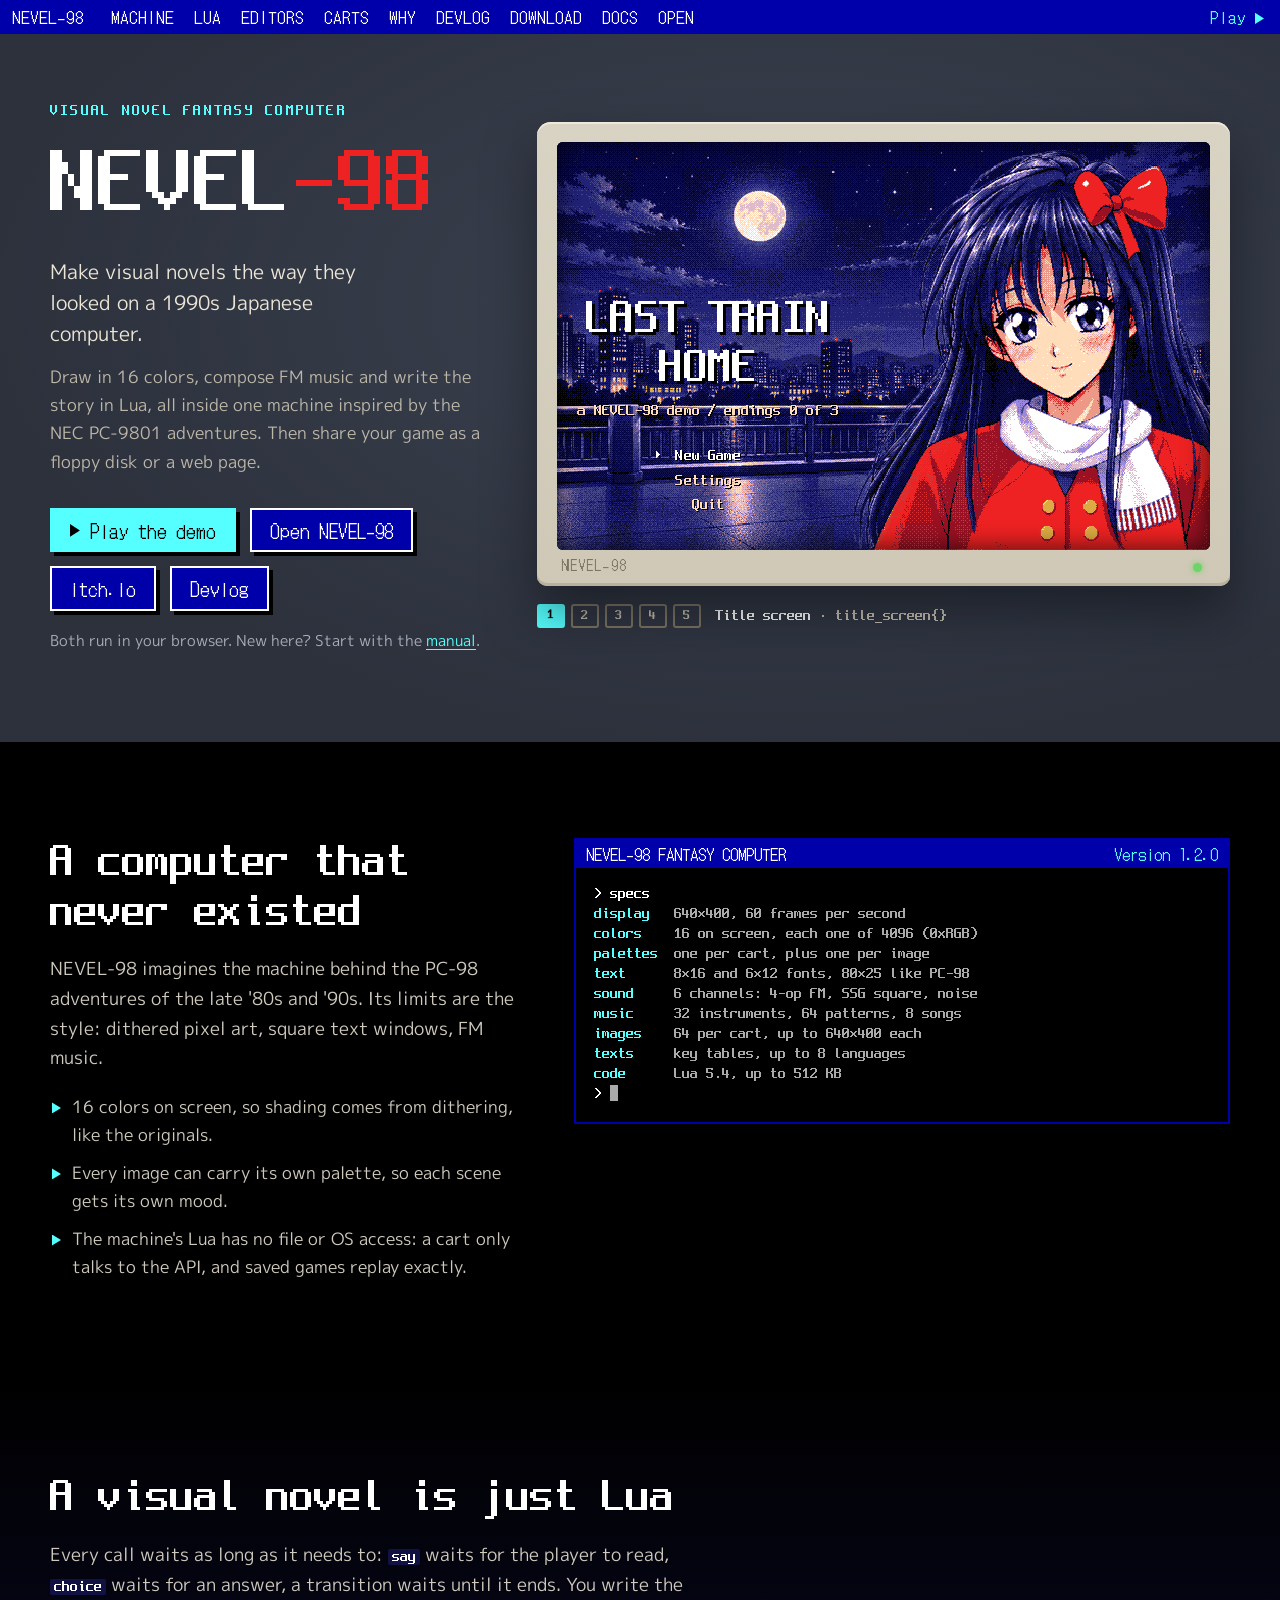
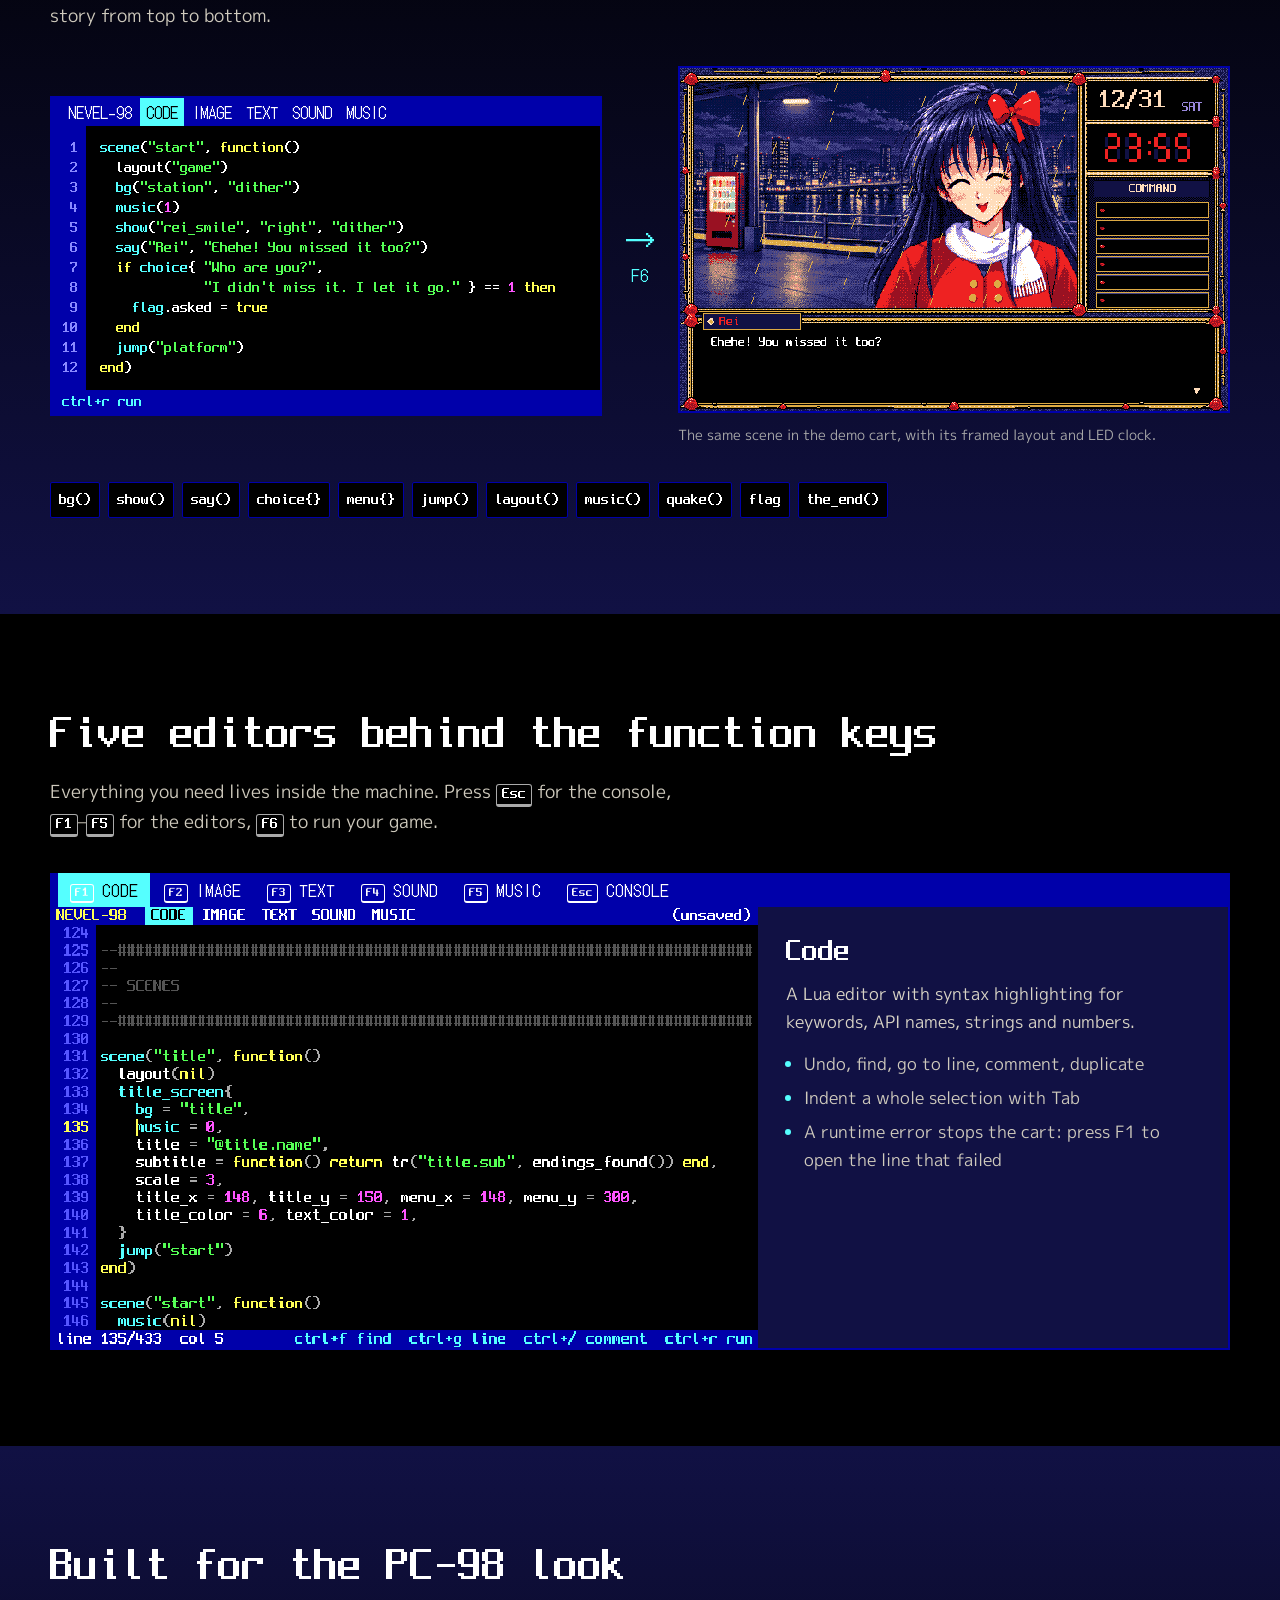
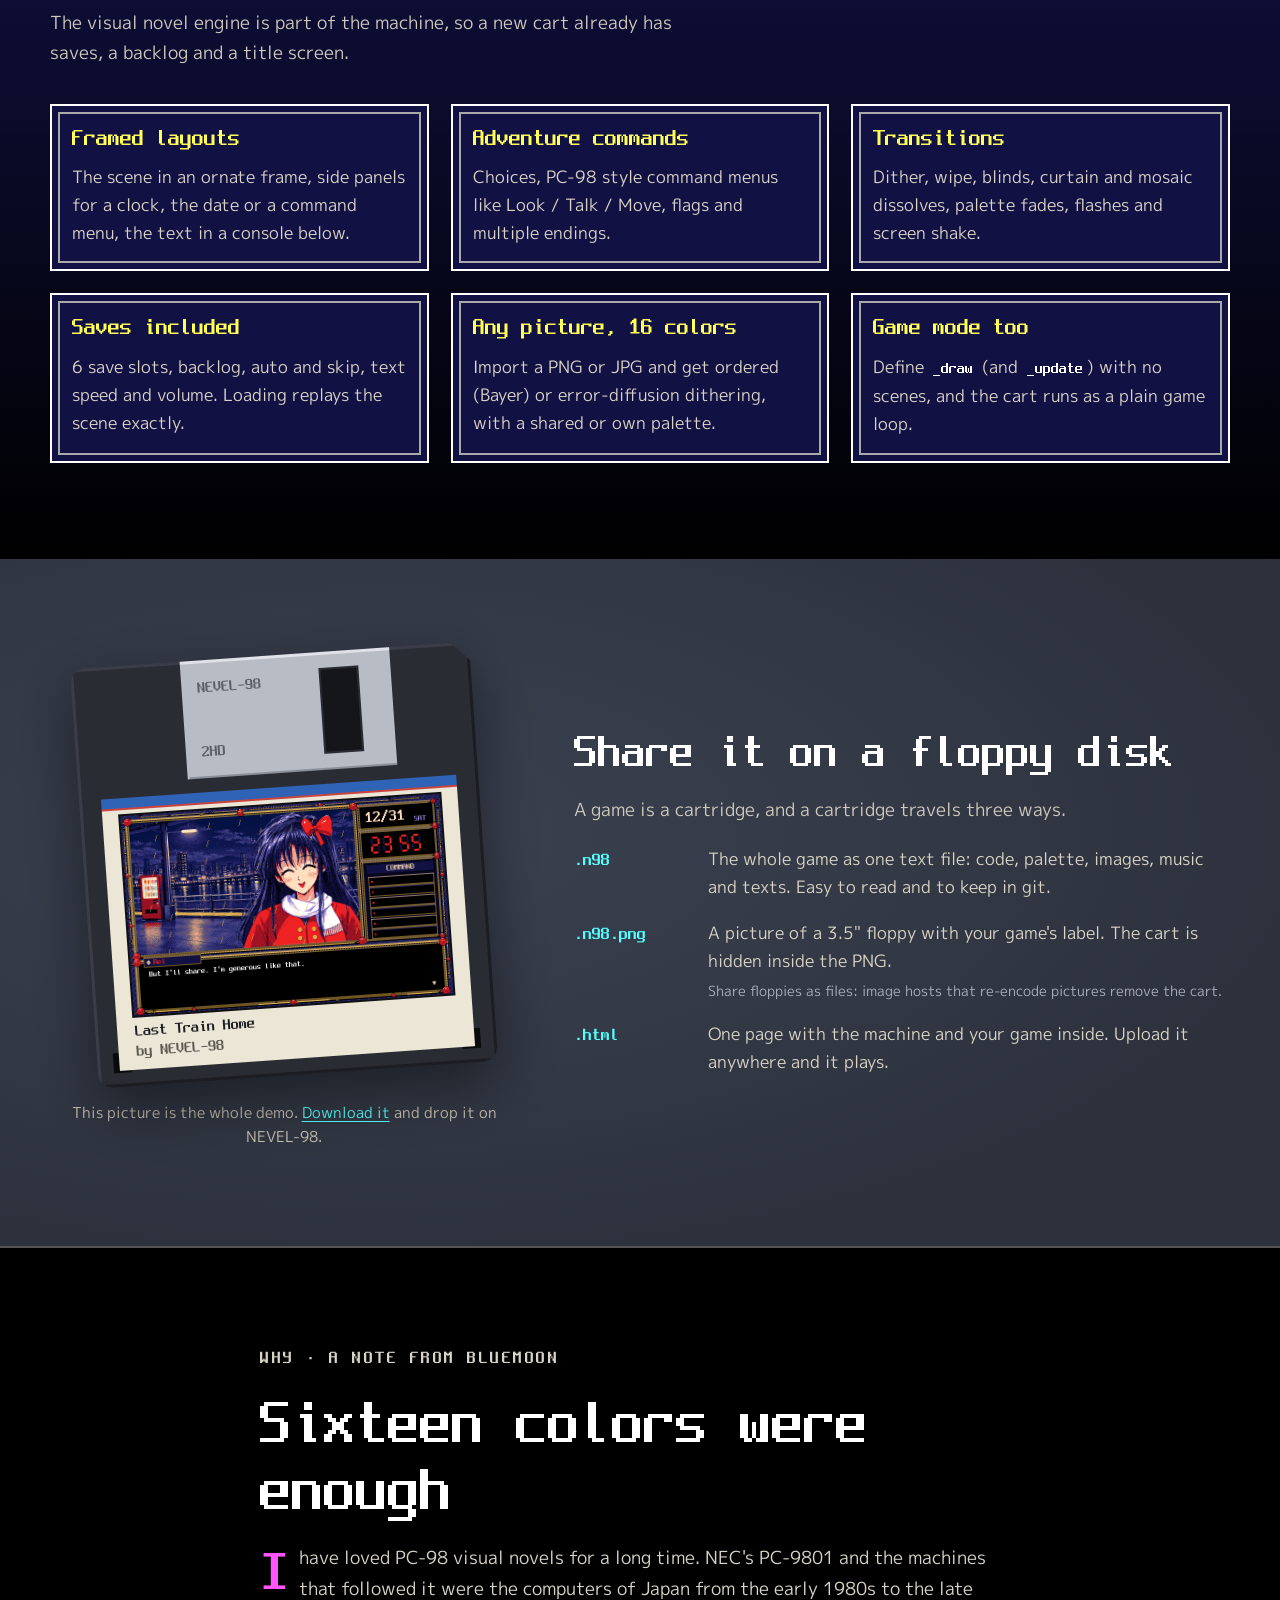
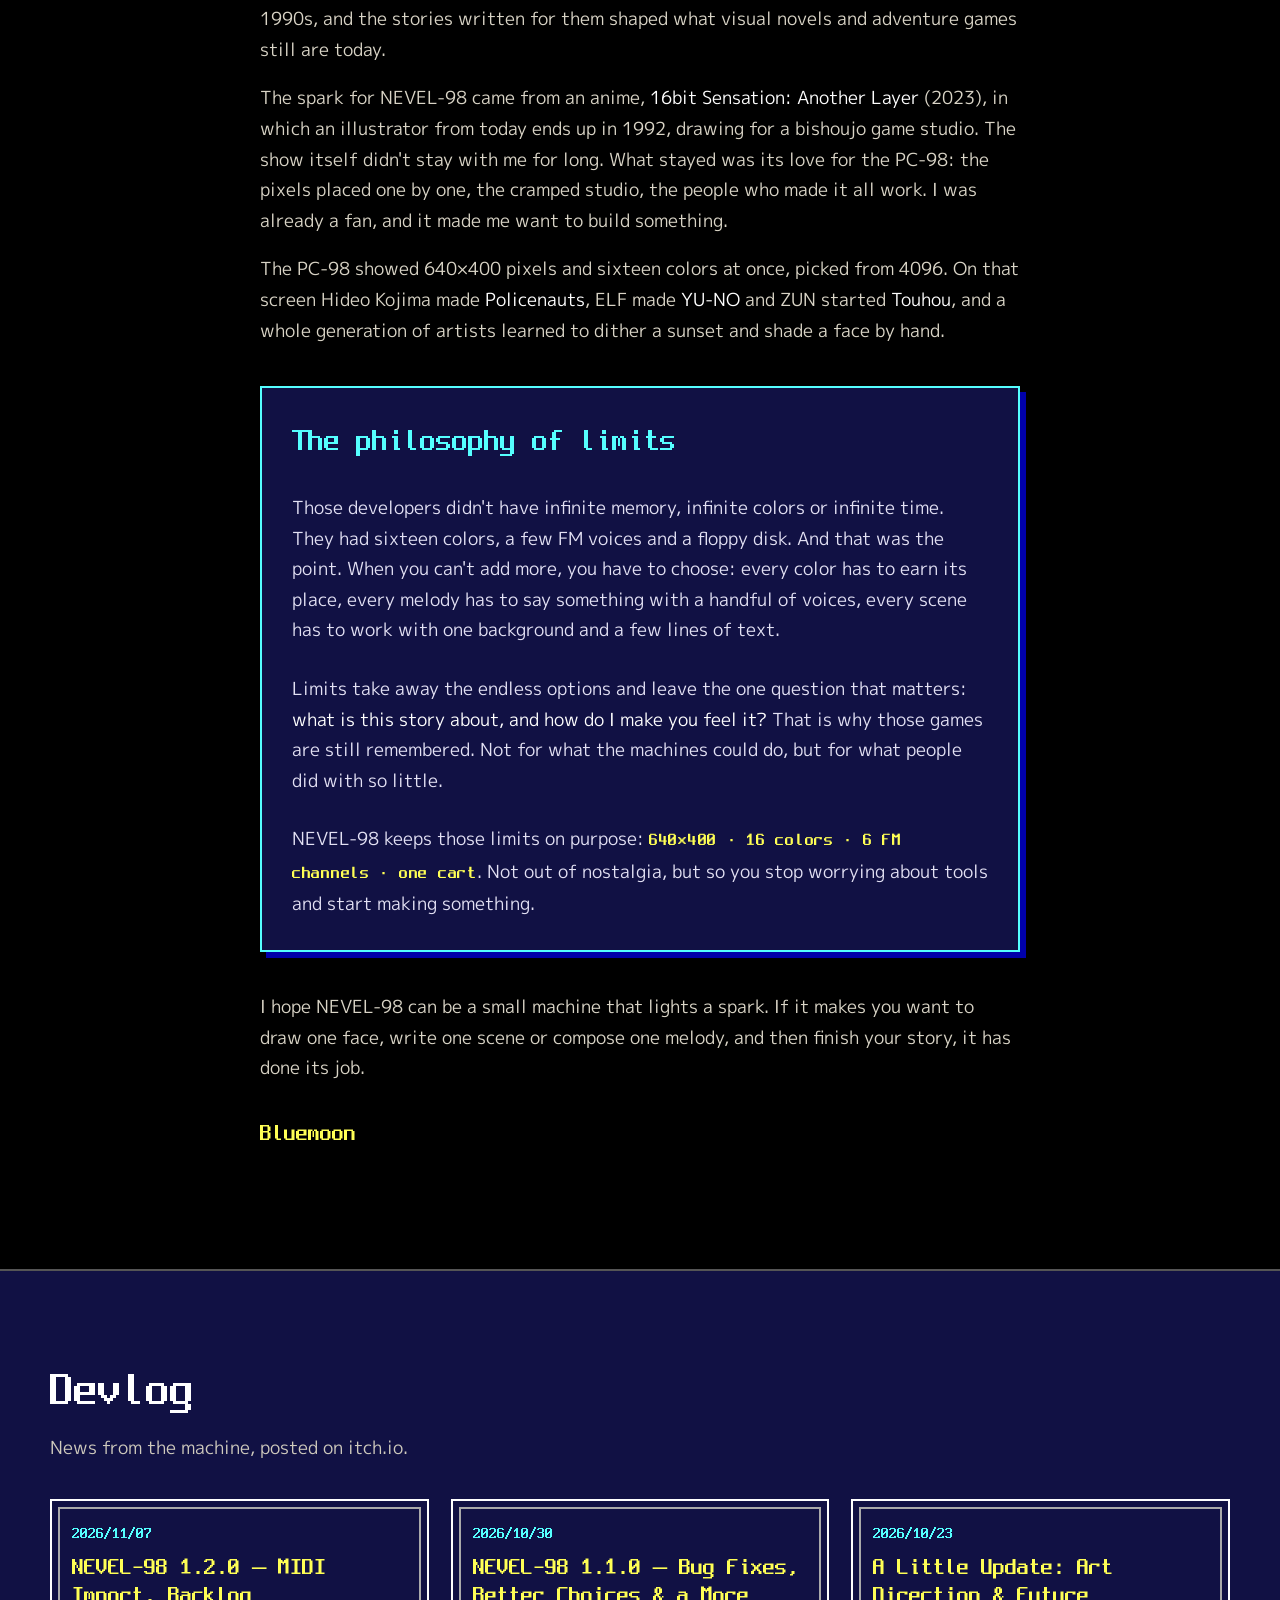
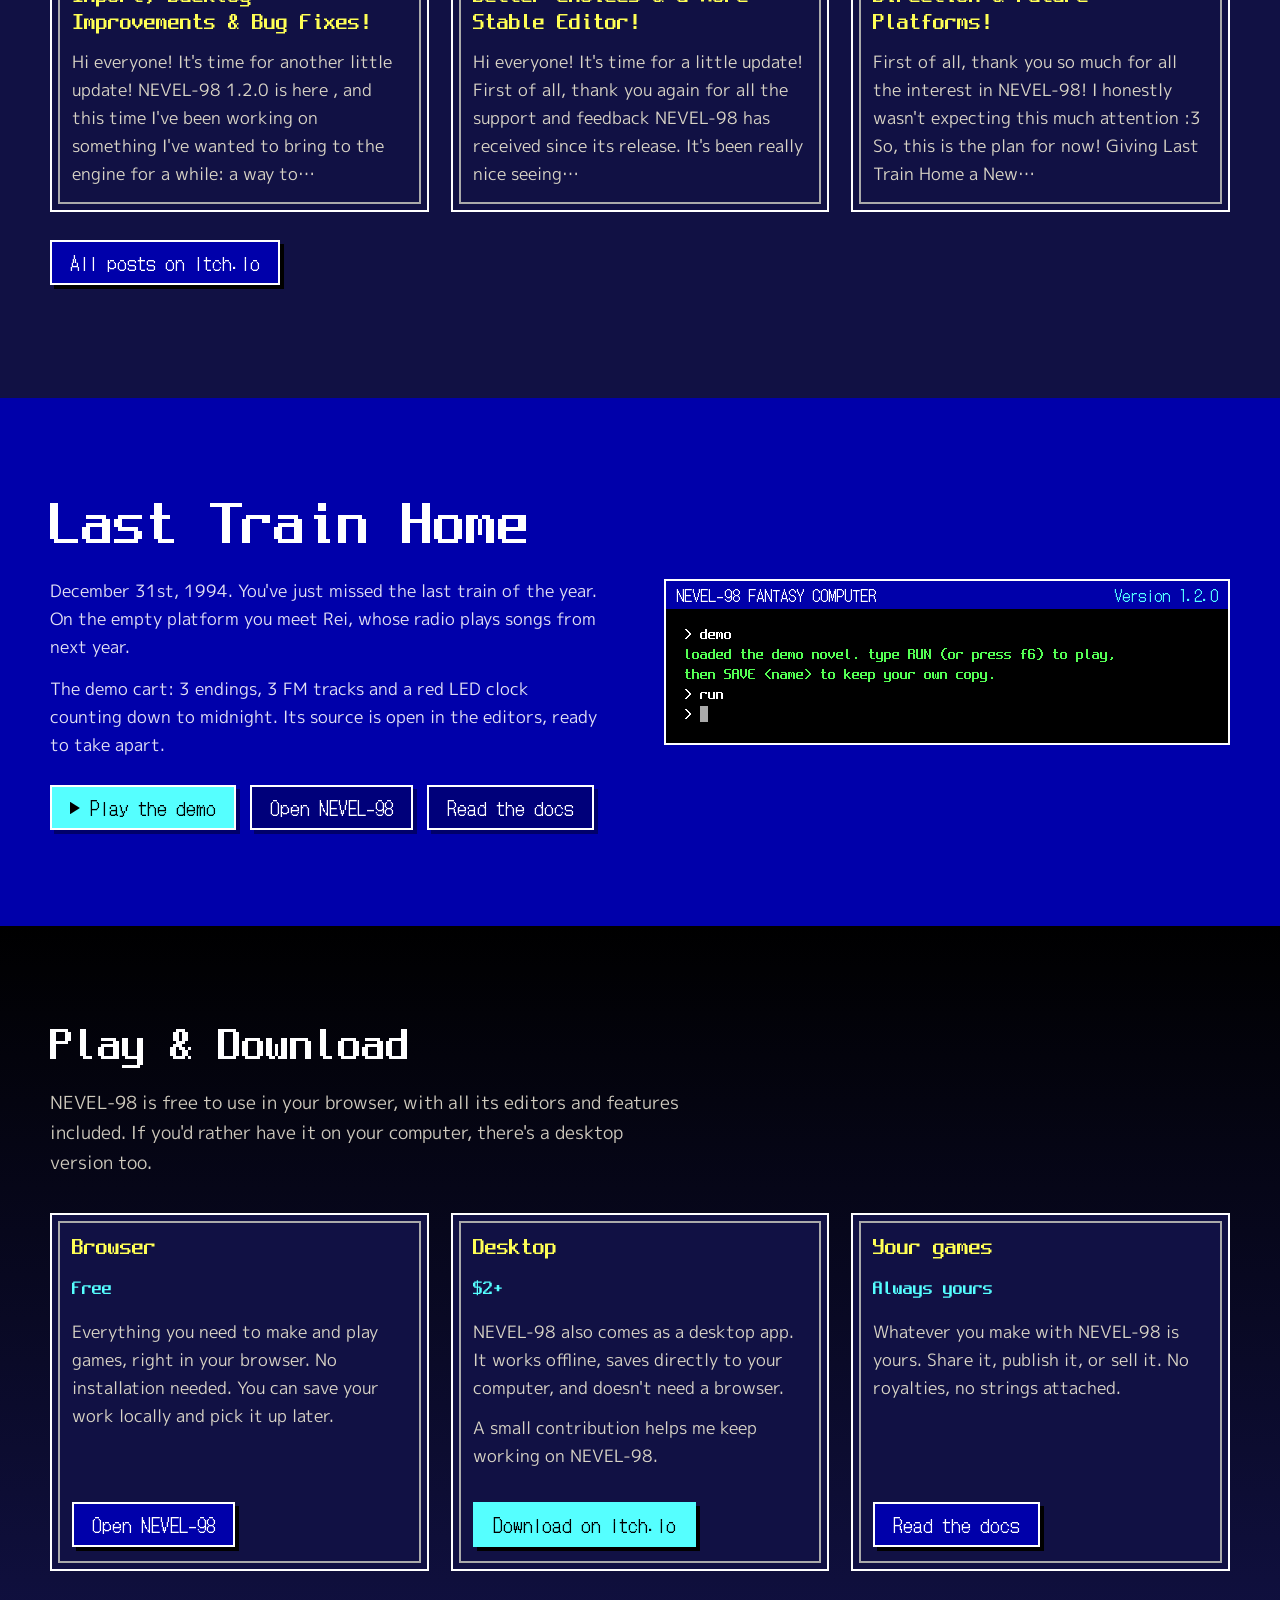
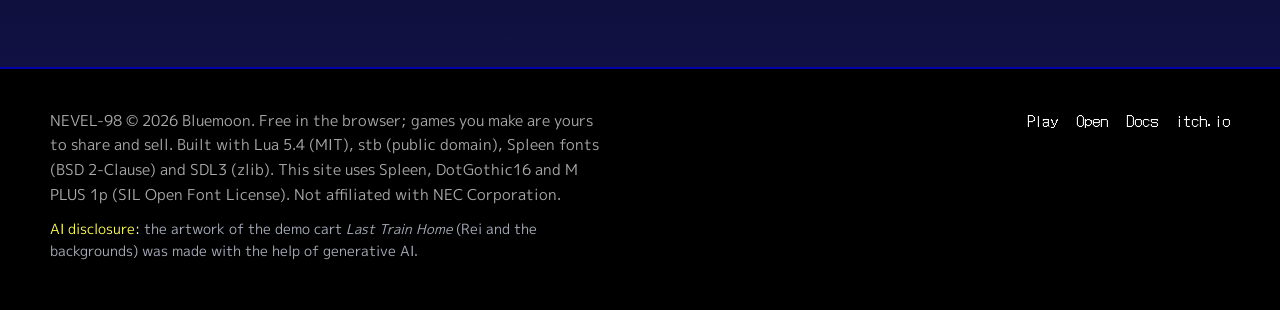
<file: index.html>
<!doctype html>
<html lang="en">
<head>
<meta charset="utf-8">
<meta name="viewport" content="width=device-width, initial-scale=1, viewport-fit=cover">
<meta name="theme-color" content="#0000AA">
<title>NEVEL-98 · Visual novel fantasy computer</title>
<meta name="description" content="NEVEL-98 is a fantasy computer for making visual novels in the style of the 1990s NEC PC-9801 classics: 640×400, 16 colors from 4096, FM music and Lua. Play the demo in your browser.">
<link rel="canonical" href="https://nevel98.bluemoon.moe/">
<meta property="og:type" content="website">
<meta property="og:url" content="https://nevel98.bluemoon.moe/">
<meta property="og:title" content="NEVEL-98 · Visual novel fantasy computer">
<meta property="og:description" content="Make visual novels the way they looked on a 1990s Japanese computer. 16 colors, FM music, Lua. Runs in your browser.">
<meta property="og:image" content="https://nevel98.bluemoon.moe/assets/og.png">
<meta name="twitter:card" content="summary_large_image">
<link rel="icon" type="image/png" href="assets/icon64.png">
<link rel="apple-touch-icon" href="assets/icon.png">
<style>
/* self-hosted fonts: DotGothic16, M PLUS 1p (OFL), Spleen (BSD) */
@font-face{ font-family:"DotGothic16"; src:url("assets/fonts/dotgothic16.woff2") format("woff2"); font-display:swap; }
@font-face{ font-family:"M PLUS 1p"; font-weight:400; src:url("assets/fonts/mplus1p-400.woff2") format("woff2"); font-display:swap; }
@font-face{ font-family:"M PLUS 1p"; font-weight:700; src:url("assets/fonts/mplus1p-700.woff2") format("woff2"); font-display:swap; }
@font-face{ font-family:"Spleen"; src:url("assets/fonts/spleen-8x16.woff2") format("woff2"); font-display:swap; }

:root{
	--black:#000000;
	--blue:#0000AA;
	--navy:#111144;
	--lblue:#5555FF;
	--cyan:#55FFFF;
	--green:#55FF55;
	--yellow:#FFFF55;
	--magenta:#FF55FF;
	--grey:#AAAAAA;
	--dgrey:#555555;
	--white:#FFFFFF;
	--wall:#3b4250;
	--wall-d:#2c313c;
	--ivory:#d9d3c3;
	--ivory-s:#b9b19c;
	--paper:#ece6d6;
	--led:#6fd36a;
	--gold:#DDAA44;
	--red:#EE2222;

	--pixel:"DotGothic16", "MS Gothic", ui-monospace, monospace;
	--prose:"M PLUS 1p", system-ui, -apple-system, "Segoe UI", sans-serif;
	--code:"Spleen", ui-monospace, "SF Mono", Menlo, Consolas, monospace;
	color-scheme:dark;
}

*{ box-sizing:border-box; }
html{ -webkit-text-size-adjust:100%; scroll-padding-top:48px; }
body{
	margin:0;
	background:var(--black);
	color:var(--paper);
	font-family:var(--prose);
	font-size:1.0625rem;
	line-height:1.65;
}
img{ max-width:100%; }
a{ color:var(--cyan); text-underline-offset:3px; }
a:hover{ color:var(--white); }
::selection{ background:var(--cyan); color:var(--black); }
:focus-visible{ outline:2px solid var(--yellow); outline-offset:2px; }

.pixelated{ image-rendering:pixelated; image-rendering:crisp-edges; }

/* TOP BAR */

.topbar{
	position:sticky; top:0; z-index:20;
	display:flex; align-items:stretch; gap:4px;
	height:34px;
	padding:0 12px;
	padding-left:max(12px, env(safe-area-inset-left));
	padding-right:max(12px, env(safe-area-inset-right));
	background:var(--blue);
	font-family:var(--pixel);
	font-size:17px;
	line-height:34px;
	white-space:nowrap;
}
.topbar .brand{ color:var(--white); text-decoration:none; margin-right:14px; }
.topbar nav{ display:flex; gap:2px; overflow-x:auto; scrollbar-width:none; flex:1; min-width:0; }
.topbar nav::-webkit-scrollbar{ display:none; }
.topbar nav a{ display:block; padding:0 9px; color:var(--white); text-decoration:none; text-transform:uppercase; }
.topbar nav a:hover{ background:var(--lblue); }
.topbar nav a[aria-current="page"], .topbar nav a.on{ background:var(--cyan); color:var(--black); }
.topbar .right{ color:var(--cyan); text-decoration:none; padding:0 4px 0 10px; }
.topbar .right:hover{ color:var(--white); }

/* INLINE CODE AND CODE WINDOWS */

code, kbd, .mono{ font-family:var(--code); font-size:16px; }
:not(pre) > code{
	padding:0 4px;
	background:var(--navy);
	color:var(--white);
	border-radius:2px;
}
kbd{
	display:inline-block;
	padding:0 5px;
	border:1px solid var(--grey);
	border-bottom-width:3px;
	border-radius:3px;
	color:var(--white);
	line-height:1.2;
}

pre{
	margin:0;
	padding:14px 16px;
	overflow-x:auto;
	background:var(--black);
	color:var(--white);
	font-family:var(--code);
	font-size:16px;
	line-height:20px;
	tab-size:2;
}
pre code{ font-size:inherit; }
.tk-kw{ color:var(--yellow); }
.tk-api{ color:var(--cyan); }
.tk-str{ color:var(--green); }
.tk-num{ color:var(--magenta); }
.tk-com{ color:#8c8c8c; }

/* BUTTONS */

.btn{
	display:inline-flex; align-items:center; gap:10px;
	padding:10px 18px 9px;
	border:2px solid var(--white);
	background:var(--blue);
	color:var(--white);
	font-family:var(--pixel);
	font-size:18px;
	line-height:1.2;
	text-decoration:none;
	box-shadow:4px 4px 0 var(--black);
	transition:transform .08s ease, box-shadow .08s ease;
}
.btn:hover{ color:var(--white); background:var(--lblue); }
.btn:active{ transform:translate(3px,3px); box-shadow:1px 1px 0 var(--black); }
.btn.primary{ background:var(--cyan); color:var(--black); border-color:var(--cyan); }
.btn.primary:hover{ background:var(--white); border-color:var(--white); color:var(--black); }

/* no ▶ in the bitmap fonts */
.tri{
	display:inline-block;
	width:.55em; height:.7em;
	background:currentColor;
	clip-path:polygon(0 0, 100% 50%, 0 100%);
	vertical-align:-.02em;
}

/* FOOTER */

.foot{
	padding:40px 24px 48px;
	padding-bottom:calc(48px + env(safe-area-inset-bottom, 0px));
	border-top:2px solid var(--blue);
	color:var(--grey);
	font-size:.9375rem;
}
.foot .wrap{ max-width:1180px; margin:0 auto; display:flex; flex-wrap:wrap; gap:14px 40px; justify-content:space-between; }
.foot p{ margin:0; max-width:62ch; }
.foot .info{ display:flex; flex-direction:column; gap:10px; }
.foot .ai{ color:#a9afbb; font-size:.9em; }
.foot .ai b{ color:var(--yellow); font-weight:400; }
.foot nav{ display:flex; flex-wrap:wrap; gap:6px 18px; font-family:var(--pixel); }
.foot nav a{ color:var(--white); text-decoration:none; }
.foot nav a:hover{ color:var(--cyan); }

@media (prefers-reduced-motion:reduce){
	*{ transition-duration:.01ms !important; animation-duration:.01ms !important; animation-iteration-count:1 !important; }
	html{ scroll-behavior:auto; }
}


.wrap{ max-width:1180px; margin:0 auto; }
section{ padding:96px 24px; }
h2{
	margin:0 0 16px;
	font-family:var(--code);
	font-weight:400;
	font-size:48px;
	line-height:1.05;
	color:var(--white);
}
.intro{ max-width:58ch; margin:0 0 36px; color:#cfcabd; font-size:1.125rem; }

/* WHY */
.why{ background:var(--black); border-top:2px solid var(--dgrey); border-bottom:2px solid var(--dgrey); }
.why .wrap{ max-width:760px; }
.why h2{ font-size:64px; }
.why p{ margin:0 0 18px; color:#d9d4c6; font-size:1.125rem; line-height:1.7; }
.why p.first::first-letter{ font-family:var(--code); font-size:3.2em; float:left; line-height:.9; margin:6px 10px 0 0; color:var(--magenta); }
.why em{ color:var(--white); font-style:normal; }
.why .limits{
	margin:40px 0; padding:28px 30px 12px;
	border:2px solid var(--cyan); background:var(--navy);
	box-shadow:6px 6px 0 var(--blue);
}
.why .limits h3{ margin:0 0 14px; font-family:var(--code); font-weight:400; font-size:32px; color:var(--cyan); }
.why .limits p{ color:#e3e1f4; }
.why .specs{ font-family:var(--code); color:var(--yellow); letter-spacing:.04em; }
.why .sign{ margin-top:30px; font-family:var(--code); font-size:24px; color:var(--yellow); }

/* DEVLOG */
.devlog{ background:var(--navy); }
.devlog[hidden], #devlog-btn[hidden]{ display:none; }
.devlog .grid a{ color:inherit; text-decoration:none; display:block; height:100%; }
.devlog .box{ height:100%; box-sizing:border-box; }
.devlog .box:hover h3{ color:var(--cyan); }
.devlog .date{ margin:0 0 8px; font-family:var(--code); font-size:16px; color:var(--cyan); }
.devlog .thumb{ display:block; width:100%; aspect-ratio:16/9; object-fit:cover; margin:0 0 14px; image-rendering:pixelated; background:var(--black); }
.devlog .all{ margin-top:28px; }

/* GET */
.get{ background:linear-gradient(180deg, var(--black) 0%, var(--navy) 100%); }
.get .box{ display:flex; flex-direction:column; height:100%; box-sizing:border-box; }
.get .box .price{ flex:none; margin:0 0 12px; font-family:var(--code); font-size:20px; color:var(--cyan); }
.get .box p{ margin:0 0 12px; }
.get .box p:last-of-type{ flex:1; }
.get .box .btn{ margin-top:20px; align-self:flex-start; }
.get .fine{ margin:28px 0 0; color:#a9afbb; font-size:.95rem; max-width:70ch; }

/* HERO */

.hero{
	padding:64px 24px 88px;
	background:radial-gradient(ellipse at 62% 38%, var(--wall) 0%, var(--wall-d) 72%);
}
.hero .wrap{
	display:grid;
	grid-template-columns:minmax(0, 4.6fr) minmax(0, 7.4fr);
	gap:56px;
	align-items:center;
}
.eyebrow{
	margin:0 0 14px;
	font-family:var(--code);
	font-size:16px;
	letter-spacing:.14em;
	color:var(--cyan);
}
.hero h1{
	margin:0;
	font-family:var(--code);
	font-weight:400;
	font-size:96px;
	line-height:1;
	white-space:nowrap;
	color:var(--white);
}
@media (max-width:1180px) and (min-width:961px){ .hero h1{ font-size:80px; } }
.hero h1 span{ color:var(--red); }
.lede{ margin:22px 0 0; font-size:1.25rem; line-height:1.55; color:var(--paper); max-width:30ch; }
.sub{ margin:14px 0 0; color:#bdb7a8; max-width:42ch; }
.ctas{ display:flex; flex-wrap:wrap; gap:14px; margin-top:32px; }
.note{ margin:18px 0 0; font-size:.9375rem; color:#a9afbb; }

.monitor{
	position:relative;
	padding:20px 20px 36px;
	border-radius:14px 14px 10px 10px;
	background:linear-gradient(180deg, var(--ivory) 0%, #cfc8b6 100%);
	box-shadow:inset 0 2px 0 #eee8da, inset 0 -3px 0 var(--ivory-s), 0 26px 50px rgba(10,12,18,.5);
}
.screen{
	position:relative;
	aspect-ratio:640 / 400;
	overflow:hidden;
	border-radius:6px;
	background:#000;
	box-shadow:inset 0 0 0 3px #1a1a1a;
}
.screen canvas, .screen img{ display:block; width:100%; height:100%; }
.screen::after{
	content:""; position:absolute; inset:0; pointer-events:none;
	box-shadow:inset 0 0 26px rgba(0,0,0,.75);
	border-radius:6px;
}
.monitor .badge{ position:absolute; left:24px; bottom:9px; font-family:var(--pixel); font-size:14px; letter-spacing:.08em; color:#7d7563; }
.monitor .led{ position:absolute; right:28px; bottom:14px; width:9px; height:9px; border-radius:50%; background:var(--led); box-shadow:0 0 6px var(--led); }

.slidebar{
	display:flex; align-items:center; gap:14px;
	margin-top:16px;
	font-family:var(--code);
	font-size:16px;
	color:#c9c3b3;
	min-height:28px;
}
.slidebar .dots{ display:flex; gap:6px; flex:none; }
.slidebar button{
	width:28px; height:24px;
	padding:0;
	border:2px solid #7d7563;
	border-radius:3px;
	background:transparent;
	color:#c9c3b3;
	font-family:var(--code);
	font-size:14px;
	cursor:pointer;
}
.slidebar button[aria-current="true"]{ background:var(--cyan); border-color:var(--cyan); color:var(--black); }
.slidebar .cap{ min-width:0; }
.slidebar .cap b{ color:var(--white); font-weight:400; }

/* THE MACHINE */

.machine{ background:var(--black); }
.split{ display:grid; grid-template-columns:minmax(0,5fr) minmax(0,7fr); gap:56px; align-items:start; }
.split .intro{ margin-bottom:20px; }
.window{
	border:2px solid var(--blue);
	background:var(--black);
}
.window .bar{
	display:flex; justify-content:space-between; gap:12px;
	padding:0 10px;
	background:var(--blue);
	color:var(--white);
	font-family:var(--pixel);
	font-size:16px;
	line-height:28px;
	white-space:nowrap;
	overflow:hidden;
}
.window .bar .tabs{ display:flex; gap:2px; }
.window .bar .tabs span{ padding:0 6px; }
.window .bar .tabs .on{ background:var(--cyan); color:var(--black); }
.window .bar .dim{ color:var(--cyan); }
.console pre{ padding:16px 18px 18px; color:var(--grey); }
.console .k{ color:var(--cyan); }
.console .w{ color:var(--white); }
.console .g{ color:var(--green); }
.console .cur{ display:inline-block; width:8px; height:16px; vertical-align:-3px; background:var(--grey); animation:blink 1s steps(1,end) infinite; }
@keyframes blink{ 50%{ opacity:0; } }

.limits{ margin:0; padding:0; list-style:none; display:grid; gap:10px; }
.limits li{ padding-left:22px; position:relative; color:#cfcabd; }
.limits li::before{ content:""; position:absolute; left:2px; top:.55em; width:9px; height:11px; background:var(--cyan); clip-path:polygon(0 0, 100% 50%, 0 100%); }

/* LUA */

.lua{ background:linear-gradient(180deg, var(--black) 0%, var(--navy) 100%); }
.pair{ display:grid; grid-template-columns:minmax(0,1fr) auto minmax(0,1fr); gap:22px; align-items:center; }
.codewin pre{ display:grid; grid-template-columns:auto 1fr; padding:0; }
.codewin .gut{ padding:12px 8px 12px 10px; background:var(--blue); color:#8a8aff; text-align:right; user-select:none; }
.codewin .src{ padding:12px 14px; overflow-x:auto; }
.codewin .status{ padding:0 10px; background:var(--blue); color:var(--cyan); font-family:var(--code); font-size:16px; line-height:24px; white-space:nowrap; overflow:hidden; }
.arrow{ display:flex; flex-direction:column; align-items:center; gap:6px; font-family:var(--pixel); color:var(--cyan); }
.arrow span:first-child{ font-size:2rem; line-height:1; }
.shot{ margin:0; }
.shot img{ display:block; width:100%; height:auto; border:2px solid var(--blue); }
.shot figcaption{ margin-top:10px; font-size:.875rem; color:var(--grey); }
.calls{ display:flex; flex-wrap:wrap; gap:8px; margin:36px 0 0; padding:0; list-style:none; }
.calls li code{ display:inline-block; padding:4px 8px; background:var(--black); border:1px solid var(--blue); }

/* EDITORS */

.editors{ background:var(--black); }
.tablist{
	display:flex; gap:2px;
	overflow-x:auto;
	padding:0 8px;
	background:var(--blue);
	scrollbar-width:none;
}
.tablist::-webkit-scrollbar{ display:none; }
.tablist button{
	flex:none;
	padding:0 12px;
	border:0;
	background:transparent;
	color:var(--white);
	font-family:var(--pixel);
	font-size:17px;
	line-height:34px;
	cursor:pointer;
	white-space:nowrap;
}
.tablist button kbd{ margin-right:8px; border-color:currentColor; font-size:13px; padding:0 4px; border-bottom-width:2px; vertical-align:1px; }
.tablist button:hover{ background:var(--lblue); }
.tablist button[aria-selected="true"]{ background:var(--cyan); color:var(--black); }
.panel{
	display:grid;
	grid-template-columns:minmax(0, 7.2fr) minmax(0, 4.8fr);
	border:2px solid var(--blue);
	border-top:0;
}
.panel[hidden]{ display:none; }
.panel img{ display:block; width:100%; height:auto; background:#000; }
.panel .txt{ padding:28px 28px 30px; background:var(--navy); }
.panel h3{ margin:0 0 10px; font-family:var(--code); font-weight:400; font-size:32px; line-height:1.1; color:var(--white); }
.panel p{ margin:0 0 14px; color:#d9d4c6; }
.panel ul{ margin:0; padding-left:1.1em; color:#cfcabd; }
.panel li{ margin-bottom:6px; }
.panel li::marker{ color:var(--cyan); }

/* FEATURES */

.features{ background:linear-gradient(180deg, var(--navy) 0%, var(--black) 100%); }
.grid{ display:grid; grid-template-columns:repeat(3, minmax(0,1fr)); gap:22px; margin:0; padding:0; list-style:none; }
.box{
	height:100%;
	padding:20px 20px 22px;
	background:var(--navy);
	border:2px solid var(--white);
	outline:2px solid var(--navy);
	outline-offset:-6px;
	box-shadow:inset 0 0 0 6px var(--navy), inset 0 0 0 8px var(--grey);
}
.box h3{ margin:0 0 10px; font-family:var(--code); font-weight:400; font-size:24px; line-height:1.15; color:var(--yellow); }
.box p{ margin:0; color:#d9d4c6; }

/* CARTS */

.carts{ background:radial-gradient(ellipse at 30% 40%, var(--wall) 0%, var(--wall-d) 75%); }
.carts .split{ align-items:center; }
.floppy{ margin:0; text-align:center; }
.floppy img{ width:min(100%, 400px); height:auto; filter:drop-shadow(0 22px 30px rgba(0,0,0,.45)); transform:rotate(-4deg); transition:transform .2s ease; }
.floppy a:hover img{ transform:rotate(-1deg) translateY(-4px); }
.floppy figcaption{ margin-top:18px; font-size:.9375rem; color:#c9c3b3; }
.formats{ margin:0; padding:0; list-style:none; display:grid; gap:18px; }
.formats li{ display:grid; grid-template-columns:118px 1fr; gap:16px; align-items:baseline; }
.formats code{ background:transparent !important; padding:0 !important; color:var(--cyan); font-size:18px; }
.formats p{ margin:0; color:#d9d4c6; }
.formats small{ display:block; margin-top:4px; color:#a9afbb; font-size:.875rem; }

/* START */

.start{ background:var(--blue); }
.start .wrap{ display:grid; grid-template-columns:minmax(0,1fr) minmax(0,1fr); gap:48px; align-items:center; }
.start h2{ font-size:64px; }
.start p{ margin:0 0 14px; color:#e3e1f4; max-width:50ch; }
.start .btn{ box-shadow:4px 4px 0 #00006a; border-color:var(--white); }
.start .btn:not(.primary){ background:#00007a; }
.start .ctas{ margin-top:26px; }
.start .console{ border-color:var(--white); }

@media (max-width:960px){
	.hero .wrap, .split, .start .wrap{ grid-template-columns:minmax(0,1fr); gap:40px; }
	.hero h1{ font-size:96px; }
	.hero .wrap > div:first-child{ max-width:640px; }
	.hero{ padding-top:44px; }
	.lede{ max-width:none; }
	.grid{ grid-template-columns:repeat(2, minmax(0,1fr)); }
	.panel{ grid-template-columns:minmax(0,1fr); }
	.pair{ grid-template-columns:minmax(0,1fr); }
	.arrow{ flex-direction:row; justify-content:center; }
	.arrow span:first-child{ transform:rotate(90deg); }
}
@media (max-width:620px){
	.why h2{ font-size:40px; }
	.why .limits{ padding:22px 18px 6px; }
	section{ padding:72px 16px; }
	.hero{ padding:36px 16px 64px; }
	.monitor{ padding:10px 10px 28px; }
	.monitor .badge{ left:14px; bottom:6px; font-size:12px; }
	.monitor .led{ right:16px; bottom:10px; }
	.grid{ grid-template-columns:minmax(0,1fr); }
	.formats li{ grid-template-columns:minmax(0,1fr); gap:4px; }
	.hero h1{ font-size:64px; }
	h2, .start h2{ font-size:32px; }
	.panel h3{ font-size:24px; }
	pre{ font-size:16px; }
	.panel .txt{ padding:22px 18px; }
	.btn{ font-size:17px; }
	.slidebar{ flex-direction:column; align-items:flex-start; gap:8px; }
	.topbar nav a.sec{ display:none; }
}
</style>
</head>
<body>

<header class="topbar">
	<a class="brand" href="./">NEVEL-98</a>
	<nav aria-label="Sections">
		<a class="sec" href="#machine">Machine</a>
		<a class="sec" href="#lua">Lua</a>
		<a class="sec" href="#editors">Editors</a>
		<a class="sec" href="#carts">Carts</a>
		<a class="sec" href="#why">Why</a>
		<a class="sec" href="#devlog" id="devlog-nav" hidden>Devlog</a>
		<a class="sec" href="#get">Download</a>
		<a href="docs/">Docs</a>
		<a href="app/">Open</a>
	</nav>
	<a class="right" href="play/">Play <span class="tri" aria-hidden="true"></span></a>
</header>

<main>

<!-- ============ HERO ============ -->
<section class="hero" aria-labelledby="t-hero">
	<div class="wrap">
		<div>
			<p class="eyebrow">VISUAL NOVEL FANTASY COMPUTER</p>
			<h1 id="t-hero">NEVEL<span>-98</span></h1>
			<p class="lede">Make visual novels the way they looked on a 1990s Japanese computer.</p>
			<p class="sub">Draw in 16 colors, compose FM music and write the story in Lua, all inside one machine inspired by the NEC PC-9801 adventures. Then share your game as a floppy disk or a web page.</p>
			<div class="ctas">
				<a class="btn primary" href="play/"><span class="tri" aria-hidden="true"></span> Play the demo</a>
				<a class="btn" href="app/">Open NEVEL-98</a>
				<a class="btn" href="https://bluemooncoder.itch.io/nevel-98">itch.io</a>
				<a class="btn" href="#devlog" id="devlog-btn" hidden>Devlog</a>
			</div>
			<p class="note">Both run in your browser. New here? Start with the <a href="docs/">manual</a>.</p>
		</div>

		<div>
			<div class="monitor">
				<div class="screen">
					<canvas id="tv" class="pixelated" width="640" height="400" role="img" aria-label="Screens from Last Train Home, the demo cart"></canvas>
					<noscript><img class="pixelated" src="assets/screens/rei.png" width="640" height="400" alt="Rei on the station platform, from the demo cart"></noscript>
				</div>
				<div class="badge">NEVEL-98</div>
				<div class="led" aria-hidden="true"></div>
			</div>
			<div class="slidebar">
				<div class="dots" id="dots"></div>
				<div class="cap" id="cap" aria-live="polite"></div>
			</div>
		</div>
	</div>
</section>

<!-- ============ MACHINE ============ -->
<section class="machine" id="machine" aria-labelledby="t-machine">
	<div class="wrap split">
		<div>
			<h2 id="t-machine">A computer that never existed</h2>
			<p class="intro">NEVEL-98 imagines the machine behind the PC-98 adventures of the late '80s and '90s. Its limits are the style: dithered pixel art, square text windows, FM music.</p>
			<ul class="limits">
				<li>16 colors on screen, so shading comes from dithering, like the originals.</li>
				<li>Every image can carry its own palette, so each scene gets its own mood.</li>
				<li>The machine's Lua has no file or OS access: a cart only talks to the API, and saved games replay exactly.</li>
			</ul>
		</div>
		<div class="window console">
			<div class="bar"><span>NEVEL-98 FANTASY COMPUTER</span><span class="dim">Version 1.2.0</span></div>
<pre><span class="w">&gt; specs</span>
<span class="k">display  </span> 640×400, 60 frames per second
<span class="k">colors   </span> 16 on screen, each one of 4096 (0xRGB)
<span class="k">palettes </span> one per cart, plus one per image
<span class="k">text     </span> 8×16 and 6×12 fonts, 80×25 like PC-98
<span class="k">sound    </span> 6 channels: 4-op FM, SSG square, noise
<span class="k">music    </span> 32 instruments, 64 patterns, 8 songs
<span class="k">images   </span> 64 per cart, up to 640×400 each
<span class="k">texts    </span> key tables, up to 8 languages
<span class="k">code     </span> Lua 5.4, up to 512 KB
<span class="w">&gt;</span> <span class="cur"></span></pre>
		</div>
	</div>
</section>

<!-- ============ LUA ============ -->
<section class="lua" id="lua" aria-labelledby="t-lua">
	<div class="wrap">
		<h2 id="t-lua">A visual novel is just Lua</h2>
		<p class="intro">Every call waits as long as it needs to: <code>say</code> waits for the player to read, <code>choice</code> waits for an answer, a transition waits until it ends. You write the story from top to bottom.</p>

		<div class="pair">
			<div class="window codewin">
				<div class="bar"><span class="tabs"><span>NEVEL-98</span><span class="on">CODE</span><span>IMAGE</span><span>TEXT</span><span>SOUND</span><span>MUSIC</span></span></div>
				<pre><span class="gut" aria-hidden="true">1
2
3
4
5
6
7
8
9
10
11
12</span><code class="src"><span class="tk-api">scene</span>(<span class="tk-str">"start"</span>, <span class="tk-kw">function</span>()
  layout(<span class="tk-str">"game"</span>)
  <span class="tk-api">bg</span>(<span class="tk-str">"station"</span>, <span class="tk-str">"dither"</span>)
  <span class="tk-api">music</span>(<span class="tk-num">1</span>)
  <span class="tk-api">show</span>(<span class="tk-str">"rei_smile"</span>, <span class="tk-str">"right"</span>, <span class="tk-str">"dither"</span>)
  <span class="tk-api">say</span>(<span class="tk-str">"Rei"</span>, <span class="tk-str">"Ehehe! You missed it too?"</span>)
  <span class="tk-kw">if</span> <span class="tk-api">choice</span>{ <span class="tk-str">"Who are you?"</span>,
             <span class="tk-str">"I didn't miss it. I let it go."</span> } == <span class="tk-num">1</span> <span class="tk-kw">then</span>
    <span class="tk-api">flag</span>.asked = <span class="tk-kw">true</span>
  <span class="tk-kw">end</span>
  <span class="tk-api">jump</span>(<span class="tk-str">"platform"</span>)
<span class="tk-kw">end</span>)</code></pre>
				<div class="status">ctrl+r run</div>
			</div>
			<div class="arrow" aria-hidden="true"><span>→</span><span>F6</span></div>
			<figure class="shot">
				<img class="pixelated" src="assets/screens/rei.png" width="640" height="400" loading="lazy" alt="Rei, smiling on the station platform, says: Ehehe! You missed it too?">
				<figcaption>The same scene in the demo cart, with its framed layout and LED clock.</figcaption>
			</figure>
		</div>

		<ul class="calls" aria-label="A few engine calls">
			<li><code>bg()</code></li><li><code>show()</code></li><li><code>say()</code></li><li><code>choice{}</code></li><li><code>menu{}</code></li><li><code>jump()</code></li><li><code>layout()</code></li><li><code>music()</code></li><li><code>quake()</code></li><li><code>flag</code></li><li><code>the_end()</code></li>
		</ul>
	</div>
</section>

<!-- ============ EDITORS ============ -->
<section class="editors" id="editors" aria-labelledby="t-editors">
	<div class="wrap">
		<h2 id="t-editors">Five editors behind the function keys</h2>
		<p class="intro">Everything you need lives inside the machine. Press <kbd>Esc</kbd> for the console, <kbd>F1</kbd>–<kbd>F5</kbd> for the editors, <kbd>F6</kbd> to run your game.</p>

		<div class="tablist" role="tablist" aria-label="Editors">
			<button role="tab" id="tab-code" aria-controls="p-code" aria-selected="true"><kbd>F1</kbd>CODE</button>
			<button role="tab" id="tab-image" aria-controls="p-image" aria-selected="false" tabindex="-1"><kbd>F2</kbd>IMAGE</button>
			<button role="tab" id="tab-text" aria-controls="p-text" aria-selected="false" tabindex="-1"><kbd>F3</kbd>TEXT</button>
			<button role="tab" id="tab-sound" aria-controls="p-sound" aria-selected="false" tabindex="-1"><kbd>F4</kbd>SOUND</button>
			<button role="tab" id="tab-music" aria-controls="p-music" aria-selected="false" tabindex="-1"><kbd>F5</kbd>MUSIC</button>
			<button role="tab" id="tab-console" aria-controls="p-console" aria-selected="false" tabindex="-1"><kbd>Esc</kbd>CONSOLE</button>
		</div>

		<div class="panel" role="tabpanel" id="p-code" aria-labelledby="tab-code">
			<img class="pixelated" src="assets/screens/ed-code.png" width="640" height="400" loading="lazy" alt="The code editor showing the demo's command menu loop">
			<div class="txt">
				<h3>Code</h3>
				<p>A Lua editor with syntax highlighting for keywords, API names, strings and numbers.</p>
				<ul><li>Undo, find, go to line, comment, duplicate</li><li>Indent a whole selection with Tab</li><li>A runtime error stops the cart: press F1 to open the line that failed</li></ul>
			</div>
		</div>
		<div class="panel" role="tabpanel" id="p-image" aria-labelledby="tab-image" hidden>
			<img class="pixelated" src="assets/screens/ed-image.png" width="640" height="400" loading="lazy" alt="The image editor with Rei's portrait and the 16-color palette strip">
			<div class="txt">
				<h3>Image</h3>
				<p>A pixel art editor built around two colors and a dither pattern, the classic PC-98 shading.</p>
				<ul><li>Pen, line, boxes, ovals, fill, selection and stamps</li><li>Dither brushes that mix the primary and secondary color</li><li>Edit the cart palette or the image's own palette</li></ul>
			</div>
		</div>
		<div class="panel" role="tabpanel" id="p-text" aria-labelledby="tab-text" hidden>
			<img class="pixelated" src="assets/screens/ed-text.png" width="640" height="400" loading="lazy" alt="The text editor with the keys and texts of the demo">
			<div class="txt">
				<h3>Text</h3>
				<p>Your script as a table of keys, one column per language. Call a line with <code>"@rei.hello"</code>.</p>
				<ul><li>Up to 8 languages, with a Language option for players</li><li>Missing translations are shown in red</li><li>CSV import and export for translators</li></ul>
			</div>
		</div>
		<div class="panel" role="tabpanel" id="p-sound" aria-labelledby="tab-sound" hidden>
			<img class="pixelated" src="assets/screens/ed-sound.png" width="640" height="400" loading="lazy" alt="The sound editor showing an FM algorithm diagram and operator parameters">
			<div class="txt">
				<h3>Sound</h3>
				<p>32 instruments in the spirit of the PC-98's OPNA chip.</p>
				<ul><li>4-operator FM with 8 algorithms, drawn as a diagram</li><li>SSG square waves and noise</li><li>Play them on your keyboard while you tweak, or start from a preset</li></ul>
			</div>
		</div>
		<div class="panel" role="tabpanel" id="p-music" aria-labelledby="tab-music" hidden>
			<img class="pixelated" src="assets/screens/ed-music.png" width="640" height="400" loading="lazy" alt="The music tracker with six channels of notes">
			<div class="txt">
				<h3>Music</h3>
				<p>A 6-channel tracker for the songs of your game.</p>
				<ul><li>64 patterns of 32 rows, 8 songs with loop points</li><li>Import a MIDI file and it becomes a song, drums included</li><li>Transpose, copy and paste whole patterns</li><li>Sound effects borrow only the channels they use</li></ul>
			</div>
		</div>
		<div class="panel" role="tabpanel" id="p-console" aria-labelledby="tab-console" hidden>
			<img class="pixelated" src="assets/screens/console.png" width="640" height="400" loading="lazy" alt="The console after loading the demo and typing info">
			<div class="txt">
				<h3>Console</h3>
				<p>Where the machine boots. Load and save carts, import pictures and music, export your game.</p>
				<ul><li><code>import photo.png</code> turns any picture into 16-color art</li><li><code>importmidi song.mid</code> turns a MIDI file into a song</li><li><code>export game.html</code> makes a web player</li><li>Tab completes file names, Up recalls commands</li></ul>
			</div>
		</div>
	</div>
</section>

<!-- ============ FEATURES ============ -->
<section class="features" aria-labelledby="t-features">
	<div class="wrap">
		<h2 id="t-features">Built for the PC-98 look</h2>
		<p class="intro">The visual novel engine is part of the machine, so a new cart already has saves, a backlog and a title screen.</p>
		<ul class="grid">
			<li><div class="box"><h3>Framed layouts</h3><p>The scene in an ornate frame, side panels for a clock, the date or a command menu, the text in a console below.</p></div></li>
			<li><div class="box"><h3>Adventure commands</h3><p>Choices, PC-98 style command menus like Look / Talk / Move, flags and multiple endings.</p></div></li>
			<li><div class="box"><h3>Transitions</h3><p>Dither, wipe, blinds, curtain and mosaic dissolves, palette fades, flashes and screen shake.</p></div></li>
			<li><div class="box"><h3>Saves included</h3><p>6 save slots, backlog, auto and skip, text speed and volume. Loading replays the scene exactly.</p></div></li>
			<li><div class="box"><h3>Any picture, 16 colors</h3><p>Import a PNG or JPG and get ordered (Bayer) or error-diffusion dithering, with a shared or own palette.</p></div></li>
			<li><div class="box"><h3>Game mode too</h3><p>Define <code>_draw</code> (and <code>_update</code>) with no scenes, and the cart runs as a plain game loop.</p></div></li>
		</ul>
	</div>
</section>

<!-- ============ CARTS ============ -->
<section class="carts" id="carts" aria-labelledby="t-carts">
	<div class="wrap split">
		<figure class="floppy">
			<a href="carts/demo.n98.png" download="demo.n98.png"><img class="pixelated" src="carts/demo.n98.png" width="400" height="420" loading="lazy" alt="A 3.5-inch floppy disk labeled Last Train Home"></a>
			<figcaption>This picture is the whole demo. <a href="carts/demo.n98.png" download="demo.n98.png">Download it</a> and drop it on NEVEL-98.</figcaption>
		</figure>
		<div>
			<h2 id="t-carts">Share it on a floppy disk</h2>
			<p class="intro">A game is a cartridge, and a cartridge travels three ways.</p>
			<ul class="formats">
				<li><code>.n98</code><p>The whole game as one text file: code, palette, images, music and texts. Easy to read and to keep in git.</p></li>
				<li><code>.n98.png</code><p>A picture of a 3.5" floppy with your game's label. The cart is hidden inside the PNG.<small>Share floppies as files: image hosts that re-encode pictures remove the cart.</small></p></li>
				<li><code>.html</code><p>One page with the machine and your game inside. Upload it anywhere and it plays.</p></li>
			</ul>
		</div>
	</div>
</section>

<!-- ============ WHY ============ -->
<section class="why" id="why" aria-labelledby="t-why">
	<div class="wrap">
		<p class="eyebrow">WHY · A NOTE FROM BLUEMOON</p>
		<h2 id="t-why">Sixteen colors were enough</h2>
		<p class="first">I have loved PC-98 visual novels for a long time. NEC's PC-9801 and the machines that followed it were the computers of Japan from the early 1980s to the late 1990s, and the stories written for them shaped what visual novels and adventure games still are today.</p>
		<p>The spark for NEVEL-98 came from an anime, <em>16bit Sensation: Another Layer</em> (2023), in which an illustrator from today ends up in 1992, drawing for a bishoujo game studio. The show itself didn't stay with me for long. What stayed was its love for the PC-98: the pixels placed one by one, the cramped studio, the people who made it all work. I was already a fan, and it made me want to build something.</p>
		<p>The PC-98 showed 640×400 pixels and sixteen colors at once, picked from 4096. On that screen Hideo Kojima made <em>Policenauts</em>, ELF made <em>YU-NO</em> and ZUN started <em>Touhou</em>, and a whole generation of artists learned to dither a sunset and shade a face by hand.</p>
		<div class="limits">
			<h3>The philosophy of limits</h3>
			<p>Those developers didn't have infinite memory, infinite colors or infinite time. They had sixteen colors, a few FM voices and a floppy disk. And that was the point. When you can't add more, you have to choose: every color has to earn its place, every melody has to say something with a handful of voices, every scene has to work with one background and a few lines of text.</p>
			<p>Limits take away the endless options and leave the one question that matters: <em>what is this story about, and how do I make you feel it?</em> That is why those games are still remembered. Not for what the machines could do, but for what people did with so little.</p>
			<p>NEVEL-98 keeps those limits on purpose: <span class="specs">640×400 · 16 colors · 6 FM channels · one cart</span>. Not out of nostalgia, but so you stop worrying about tools and start making something.</p>
		</div>
		<p>I hope NEVEL-98 can be a small machine that lights a spark. If it makes you want to draw one face, write one scene or compose one melody, and then finish your story, it has done its job.</p>
		<p class="sign">Bluemoon</p>
	</div>
</section>

<!-- ============ DEVLOG ============ -->
<section class="devlog" id="devlog" aria-labelledby="t-devlog" hidden>
	<div class="wrap">
		<h2 id="t-devlog">Devlog</h2>
		<p class="intro">News from the machine, posted on itch.io.</p>
		<ul class="grid" id="devlog-list"></ul>
		<p class="all"><a class="btn" href="https://bluemooncoder.itch.io/nevel-98/devlog">All posts on itch.io</a></p>
	</div>
</section>

<!-- ============ START ============ -->
<section class="start" aria-labelledby="t-start">
	<div class="wrap">
		<div>
			<h2 id="t-start">Last Train Home</h2>
			<p>December 31st, 1994. You've just missed the last train of the year. On the empty platform you meet Rei, whose radio plays songs from next year.</p>
			<p>The demo cart: 3 endings, 3 FM tracks and a red LED clock counting down to midnight. Its source is open in the editors, ready to take apart.</p>
			<div class="ctas">
				<a class="btn primary" href="play/"><span class="tri" aria-hidden="true"></span> Play the demo</a>
				<a class="btn" href="app/">Open NEVEL-98</a>
				<a class="btn" href="docs/">Read the docs</a>
			</div>
		</div>
		<div class="window console" aria-hidden="true">
			<div class="bar"><span>NEVEL-98 FANTASY COMPUTER</span><span class="dim">Version 1.2.0</span></div>
<pre><span class="w">&gt; demo</span>
<span class="g">loaded the demo novel. type RUN (or press f6) to play,
then SAVE &lt;name&gt; to keep your own copy.</span>
<span class="w">&gt; run</span>
<span class="w">&gt;</span> <span class="cur"></span></pre>
		</div>
	</div>
</section>

<!-- ============ GET ============ -->
<section class="get" id="get" aria-labelledby="t-get">
	<div class="wrap">
		<h2 id="t-get">Play &amp; Download</h2>
		<p class="intro">NEVEL-98 is free to use in your browser, with all its editors and features included. If you'd rather have it on your computer, there's a desktop version too.</p>
		<ul class="grid">
			<li><div class="box"><h3>Browser</h3><p class="price">Free</p><p>Everything you need to make and play games, right in your browser. No installation needed. You can save your work locally and pick it up later.</p><a class="btn" href="app/">Open NEVEL-98</a></div></li>
			<li><div class="box"><h3>Desktop</h3><p class="price">$2+</p><p>NEVEL-98 also comes as a desktop app. It works offline, saves directly to your computer, and doesn't need a browser.</p><p>A small contribution helps me keep working on NEVEL-98.</p><a class="btn primary" href="https://bluemooncoder.itch.io/nevel-98">Download on itch.io</a></div></li>
			<li><div class="box"><h3>Your games</h3><p class="price">Always yours</p><p>Whatever you make with NEVEL-98 is yours. Share it, publish it, or sell it. No royalties, no strings attached.</p><a class="btn" href="docs/">Read the docs</a></div></li>
		</ul>
	</div>
</section>

</main>

<footer class="foot">
	<div class="wrap">
		<div class="info">
			<p>NEVEL-98 © 2026 Bluemoon. Free in the browser; games you make are yours to share and sell. Built with Lua 5.4 (MIT), stb (public domain), Spleen fonts (BSD 2-Clause) and SDL3 (zlib). This site uses Spleen, DotGothic16 and M PLUS 1p (SIL Open Font License). Not affiliated with NEC Corporation.</p>
			<p class="ai"><b>AI disclosure:</b> the artwork of the demo cart <i>Last Train Home</i> (Rei and the backgrounds) was made with the help of generative AI.</p>
		</div>
		<nav aria-label="Footer">
			<a href="play/">Play</a>
			<a href="app/">Open</a>
			<a href="docs/">Docs</a>
			<a href="https://bluemooncoder.itch.io/nevel-98">itch.io</a>
		</nav>
	</div>
</footer>

<script>
(function () {
	//###############################################################################
	//
	// HERO
	//
	//###############################################################################
	var SLIDES = [
		{ src: "assets/screens/title.png",   cap: "<b>Title screen</b> · title_screen{}" },
		{ src: "assets/screens/menu.png",    cap: "<b>Command menu</b> · menu{}" },
		{ src: "assets/screens/rei.png",     cap: "<b>Dialogue</b> · say(\"Rei\", …)" },
		{ src: "assets/screens/choice.png",  cap: "<b>Choices</b> · choice{}" },
		{ src: "assets/screens/newyear.png", cap: "<b>Panels</b> · a hud() that draws the clock" }
	];
	var BAYER = [0, 8, 2, 10, 12, 4, 14, 6, 3, 11, 1, 9, 15, 7, 13, 5];
	var tv = document.getElementById("tv"), ctx = tv.getContext("2d");
	var dots = document.getElementById("dots"), cap = document.getElementById("cap");
	var reduce = window.matchMedia("(prefers-reduced-motion: reduce)").matches;
	var tmp = document.createElement("canvas"); tmp.width = 640; tmp.height = 400;
	var tctx = tmp.getContext("2d");

	// 4x4 bayer mask per step
	var masks = [];
	for(var s = 0; s <= 16; s++) {
		var m = document.createElement("canvas"); m.width = m.height = 4;
		var mc = m.getContext("2d");
		for(var i = 0; i < 16; i++) if(BAYER[i] < s) { mc.fillStyle = "#000"; mc.fillRect(i % 4, i >> 2, 1, 1); }
		masks.push(ctx.createPattern(m, "repeat"));
	}

	var imgs = SLIDES.map(function (sl) { var im = new Image(); im.src = sl.src; return im; });
	var cur = 0, busy = false, timer = 0, visible = true;

	SLIDES.forEach(function (sl, i) {
		var b = document.createElement("button");
		b.type = "button"; b.textContent = i + 1;
		b.setAttribute("aria-label", "Screen " + (i + 1));
		b.onclick = function () { go(i, true); };
		dots.appendChild(b);
	});

	function mark(i) {
		[].forEach.call(dots.children, function (b, k) { b.setAttribute("aria-current", k === i ? "true" : "false"); });
		cap.innerHTML = SLIDES[i].cap;
	}
	function ready(im) { return im.complete && im.naturalWidth > 0; }

	function go(next, user) {
		if(busy || next === cur) return;
		clearTimeout(timer);
		var a = imgs[cur], b = imgs[next];
		cur = next; mark(cur);
		if(reduce || !ready(a)) { if(ready(b)) ctx.drawImage(b, 0, 0); schedule(); return; }
		busy = true;
		var step = 0;
		(function frame() {
			step++;
			ctx.drawImage(a, 0, 0);
			tctx.globalCompositeOperation = "source-over";
			tctx.clearRect(0, 0, 640, 400);
			tctx.drawImage(b, 0, 0);
			tctx.globalCompositeOperation = "destination-in";
			tctx.fillStyle = masks[step];
			tctx.fillRect(0, 0, 640, 400);
			ctx.drawImage(tmp, 0, 0);
			if(step < 16) setTimeout(frame, 45);
			else { busy = false; schedule(); }
		})();
	}
	function schedule() {
		clearTimeout(timer);
		if(reduce || !visible) return;
		timer = setTimeout(function () { go((cur + 1) % SLIDES.length); }, 4200);
	}

	mark(0);
	imgs[0].onload = function () { ctx.drawImage(imgs[0], 0, 0); schedule(); };
	if(ready(imgs[0])) imgs[0].onload();

	if("IntersectionObserver" in window) {
		new IntersectionObserver(function (e) {
			visible = e[0].isIntersecting && !document.hidden;
			if(visible) schedule(); else clearTimeout(timer);
		}).observe(tv);
	}
	document.addEventListener("visibilitychange", function () {
		visible = !document.hidden; if(visible) schedule(); else clearTimeout(timer);
	});

	//###############################################################################
	//
	// EDITOR TABS
	//
	//###############################################################################
	var tabs = [].slice.call(document.querySelectorAll('[role="tab"]'));
	function select(t, focus) {
		tabs.forEach(function (x) {
			var on = x === t;
			x.setAttribute("aria-selected", on ? "true" : "false");
			x.tabIndex = on ? 0 : -1;
			document.getElementById(x.getAttribute("aria-controls")).hidden = !on;
		});
		if(focus) t.focus();
	}
	tabs.forEach(function (t, i) {
		t.addEventListener("click", function () { select(t); });
		t.addEventListener("keydown", function (e) {
			var j = e.key === "ArrowRight" ? i + 1 : e.key === "ArrowLeft" ? i - 1 : e.key === "Home" ? 0 : e.key === "End" ? tabs.length - 1 : null;
			if(j === null) return;
			e.preventDefault();
			select(tabs[(j + tabs.length) % tabs.length], true);
		});
	});
	//###############################################################################
	//
	// DEVLOG
	//
	//###############################################################################

	// devlog.json is refreshed from the itch RSS by a GitHub action
	fetch("devlog.json", { cache: "no-cache" }).then(function(r) { return r.ok ? r.json() : []; }).then(function(posts) {
		if(!posts || !posts.length) return;
		var list = document.getElementById("devlog-list");
		posts.forEach(function(p) {
			var li = document.createElement("li");
			var a = document.createElement("a");
			a.href = p.link;
			var box = document.createElement("div");
			box.className = "box";
			if(p.image) {
				var im = document.createElement("img");
				im.className = "thumb"; im.src = p.image; im.alt = ""; im.loading = "lazy";
				box.appendChild(im);
			}
			if(p.date) {
				var d = document.createElement("p");
				d.className = "date"; d.textContent = p.date.replace(/-/g, "/");
				box.appendChild(d);
			}
			var h = document.createElement("h3"); h.textContent = p.title; box.appendChild(h);
			var t = document.createElement("p"); t.textContent = p.summary || ""; box.appendChild(t);
			a.appendChild(box); li.appendChild(a); list.appendChild(li);
		});
		document.getElementById("devlog").hidden = false;
		document.getElementById("devlog-nav").hidden = false;
		document.getElementById("devlog-btn").hidden = false;
	}).catch(function() {});
})();
</script>
</body>
</html>
</file>
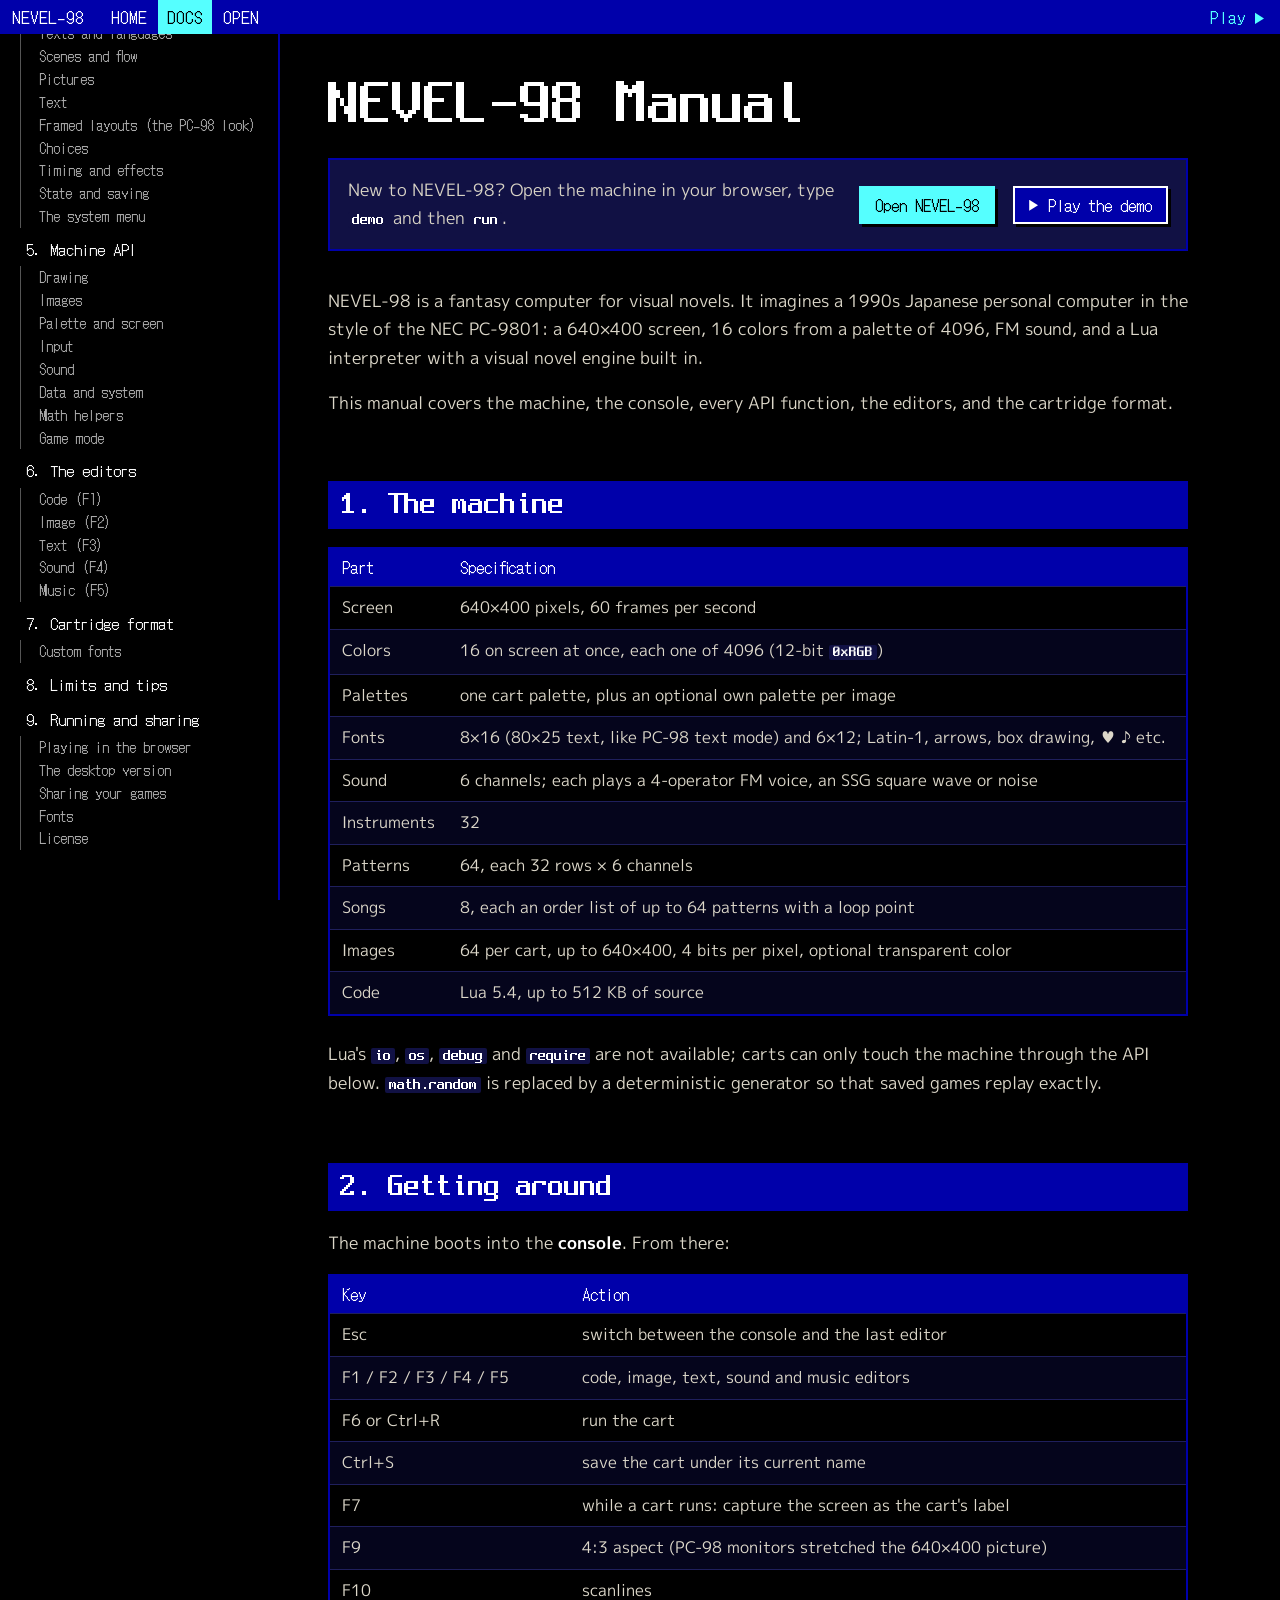
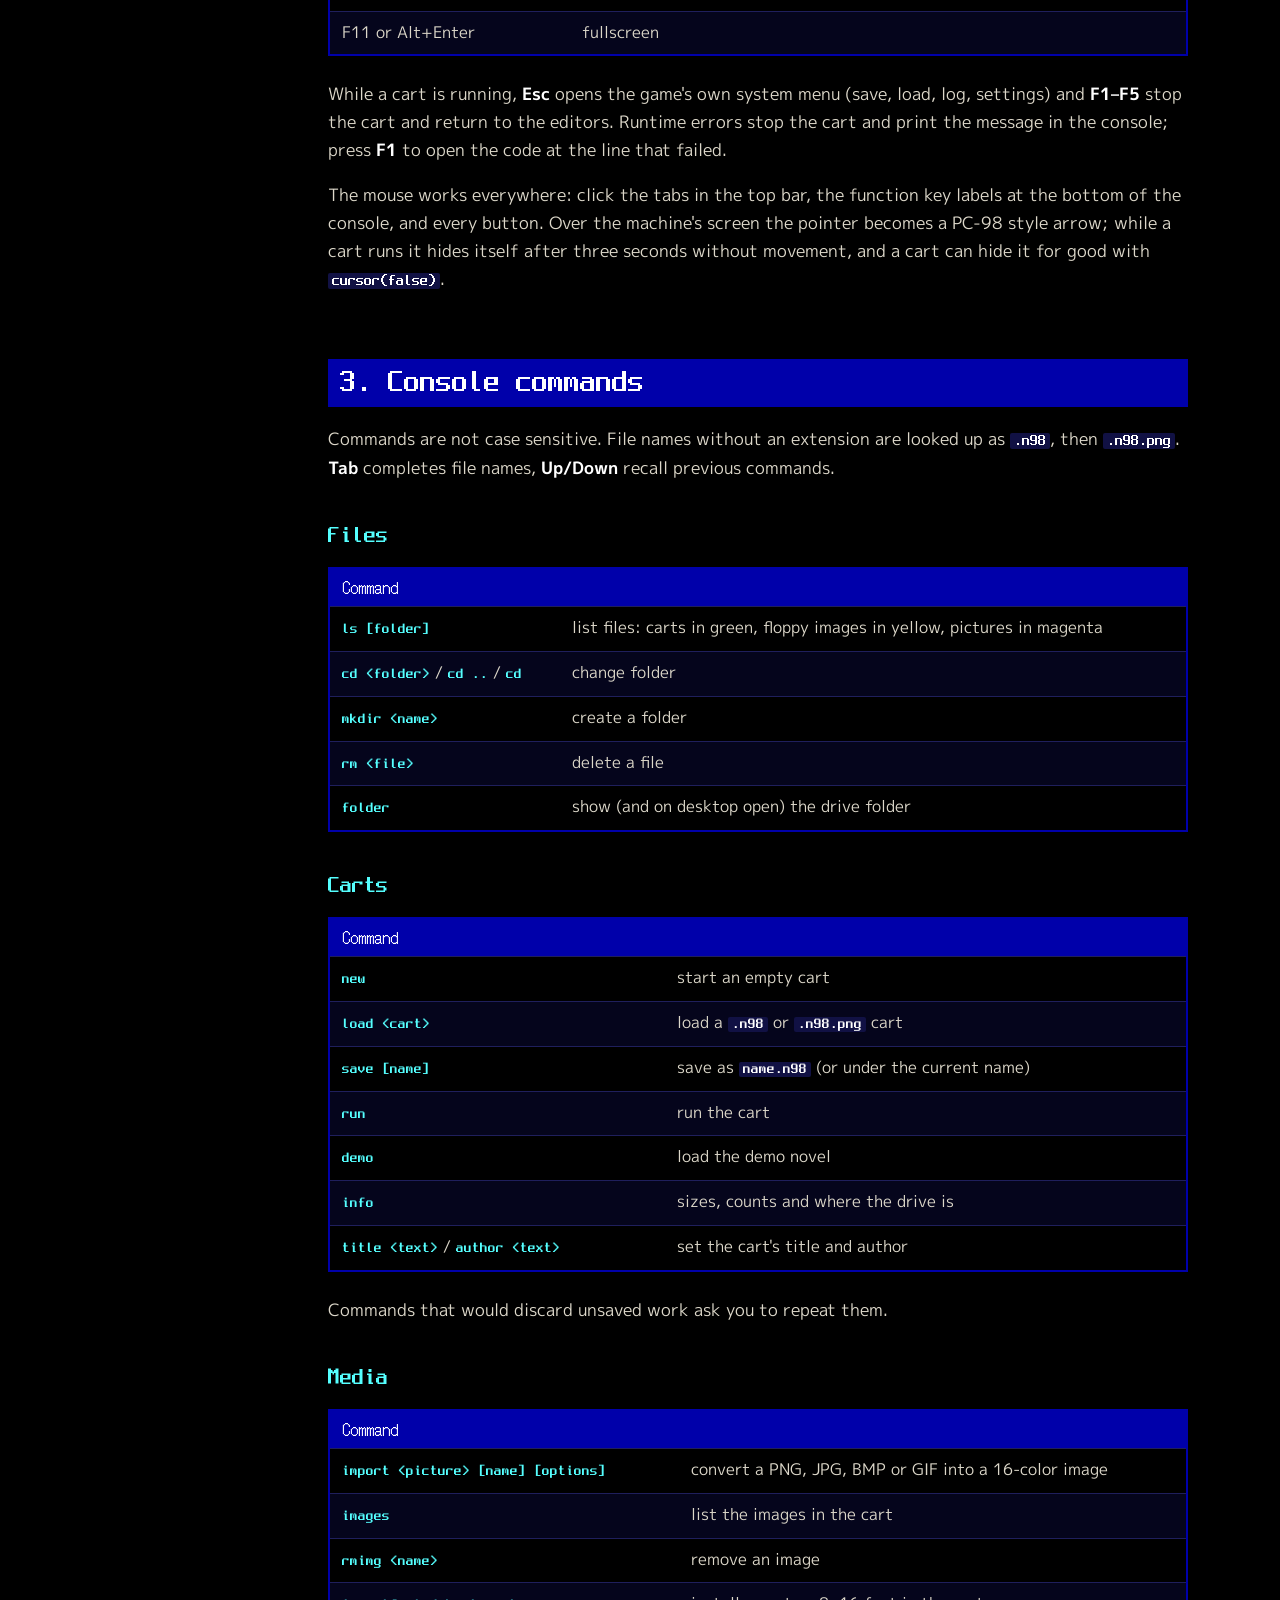
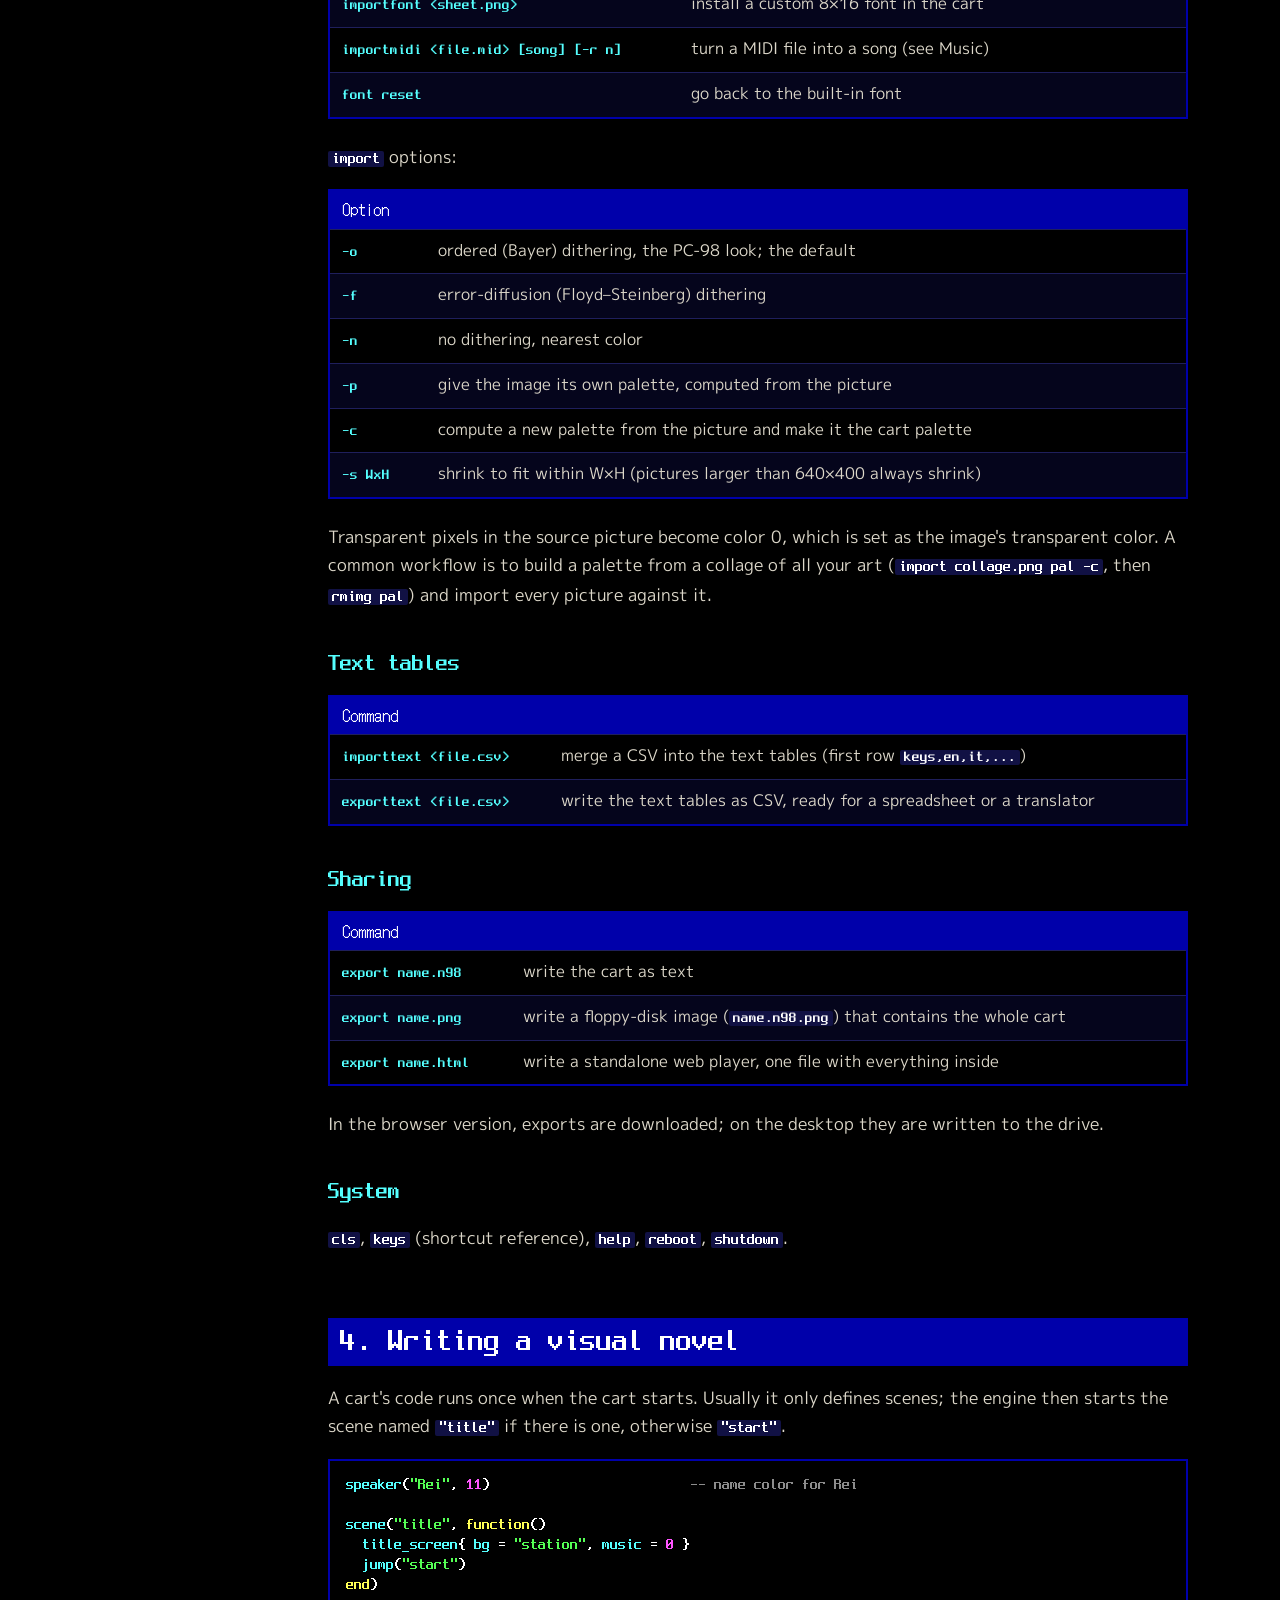
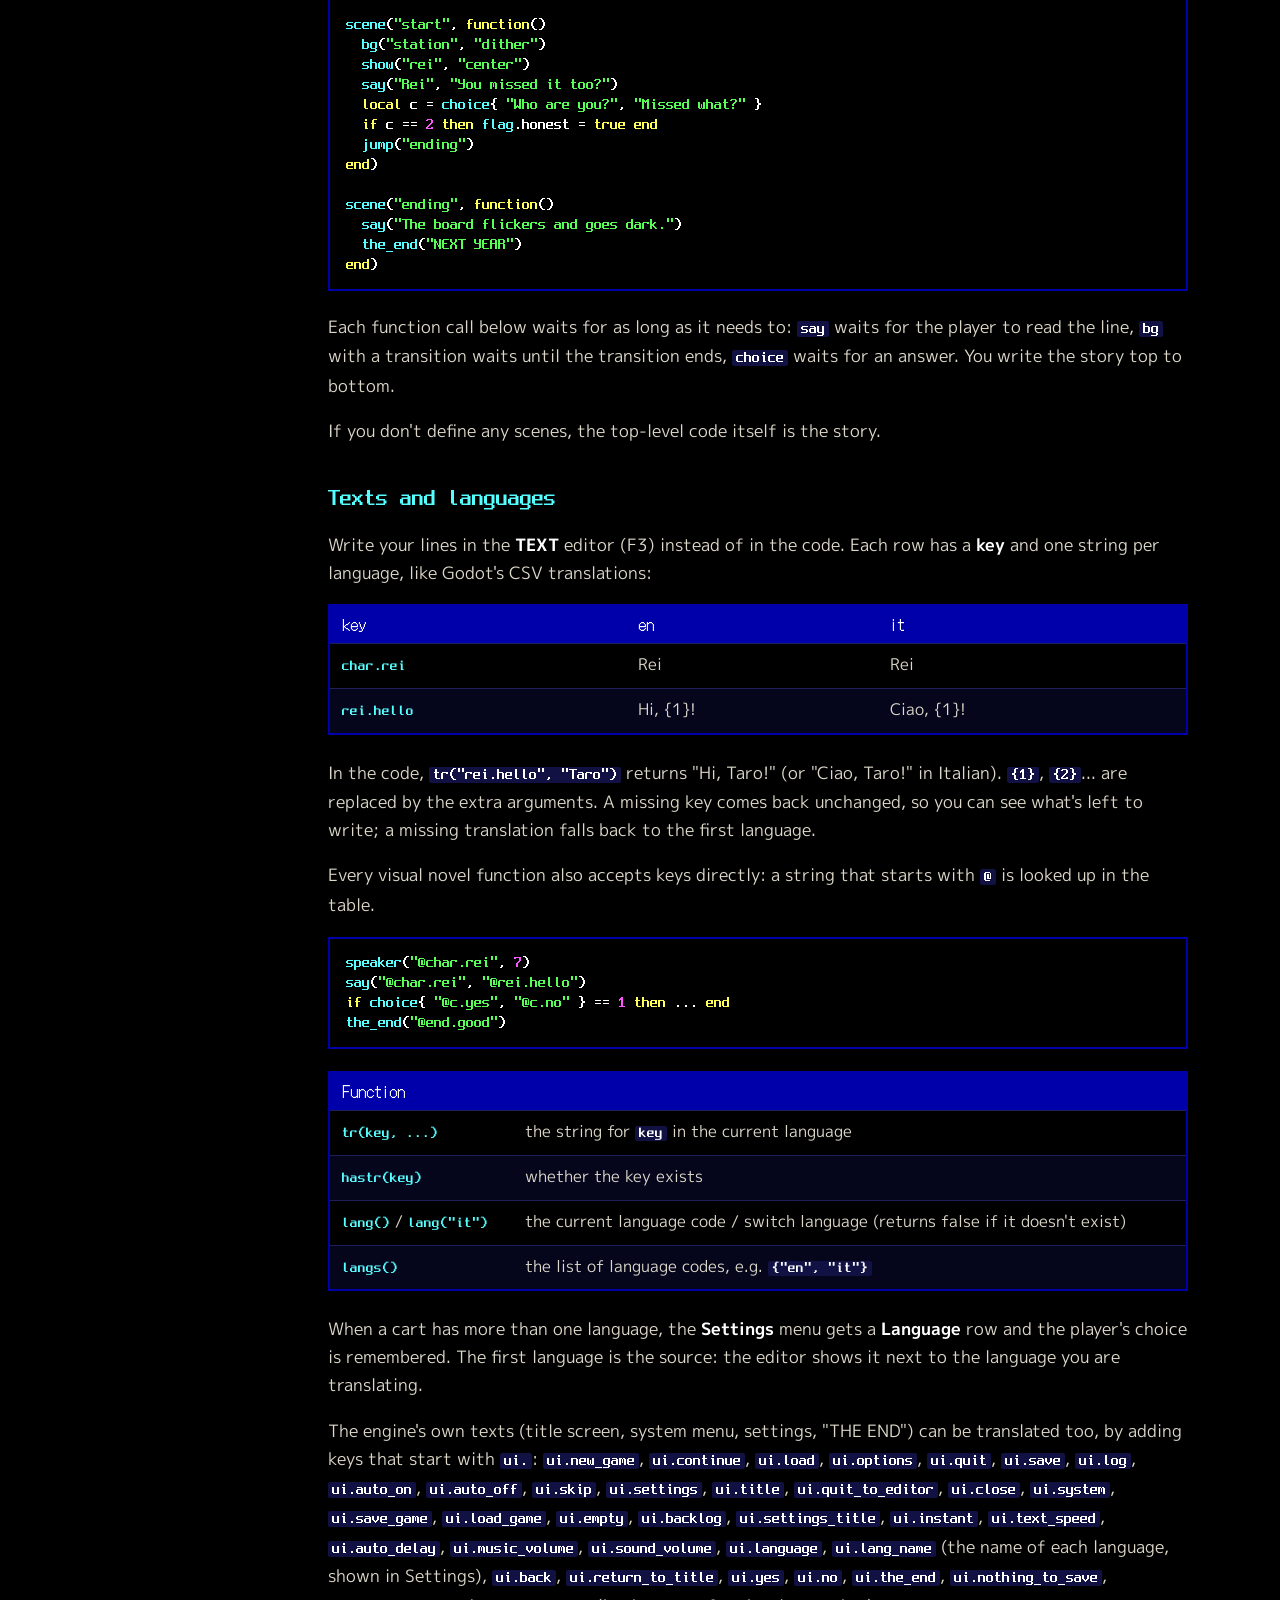
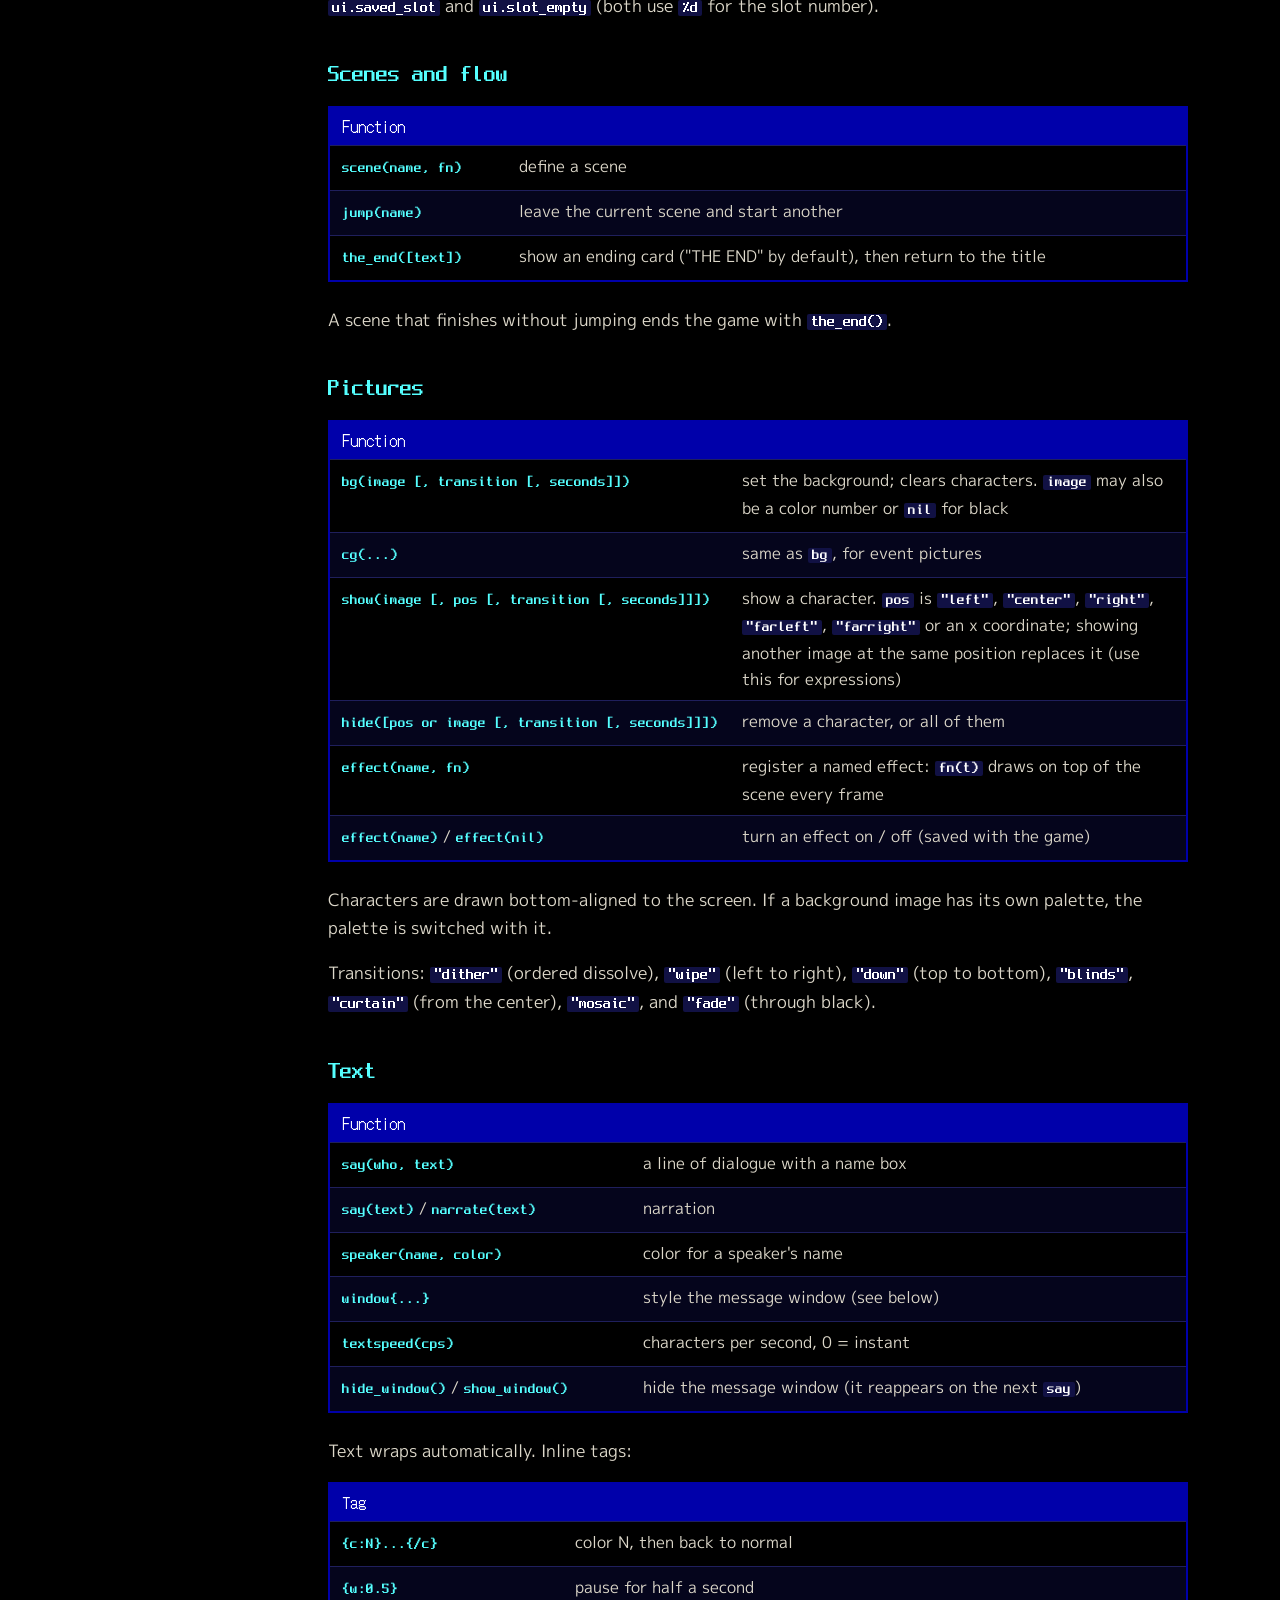
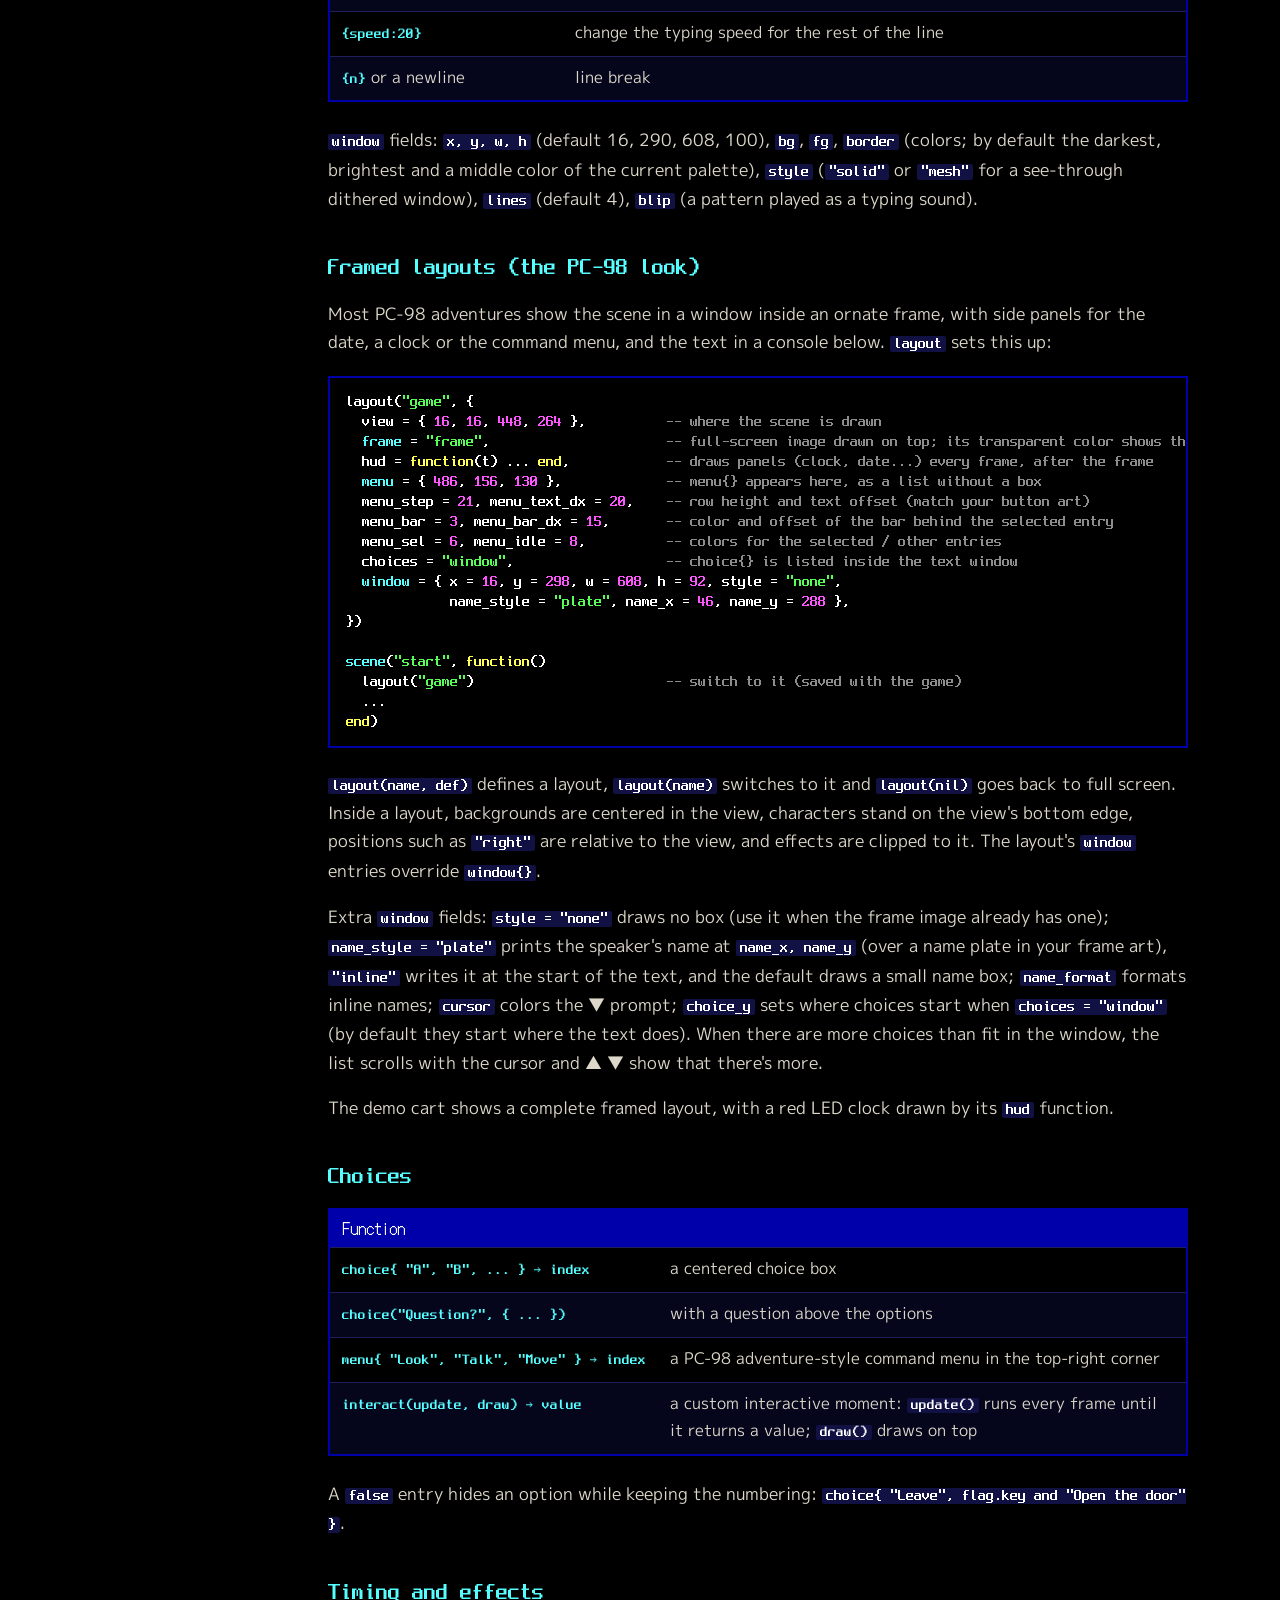
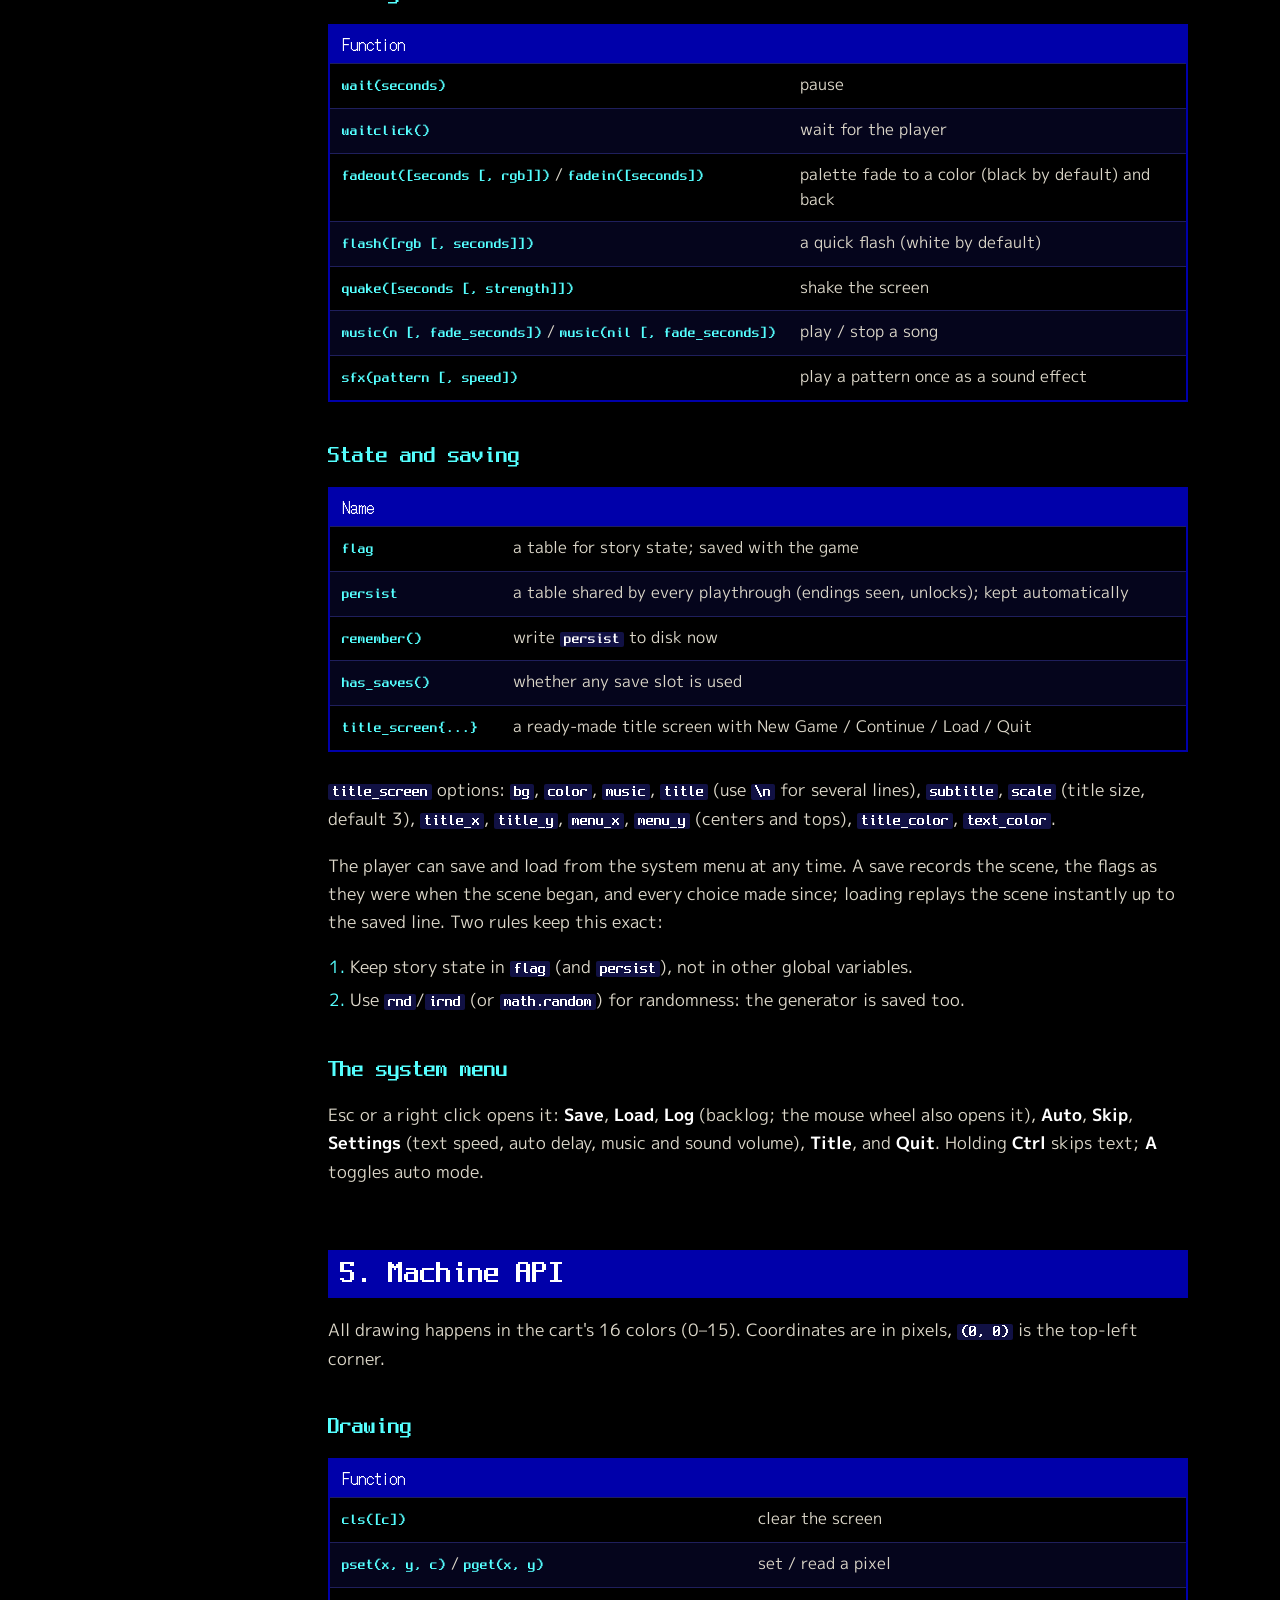
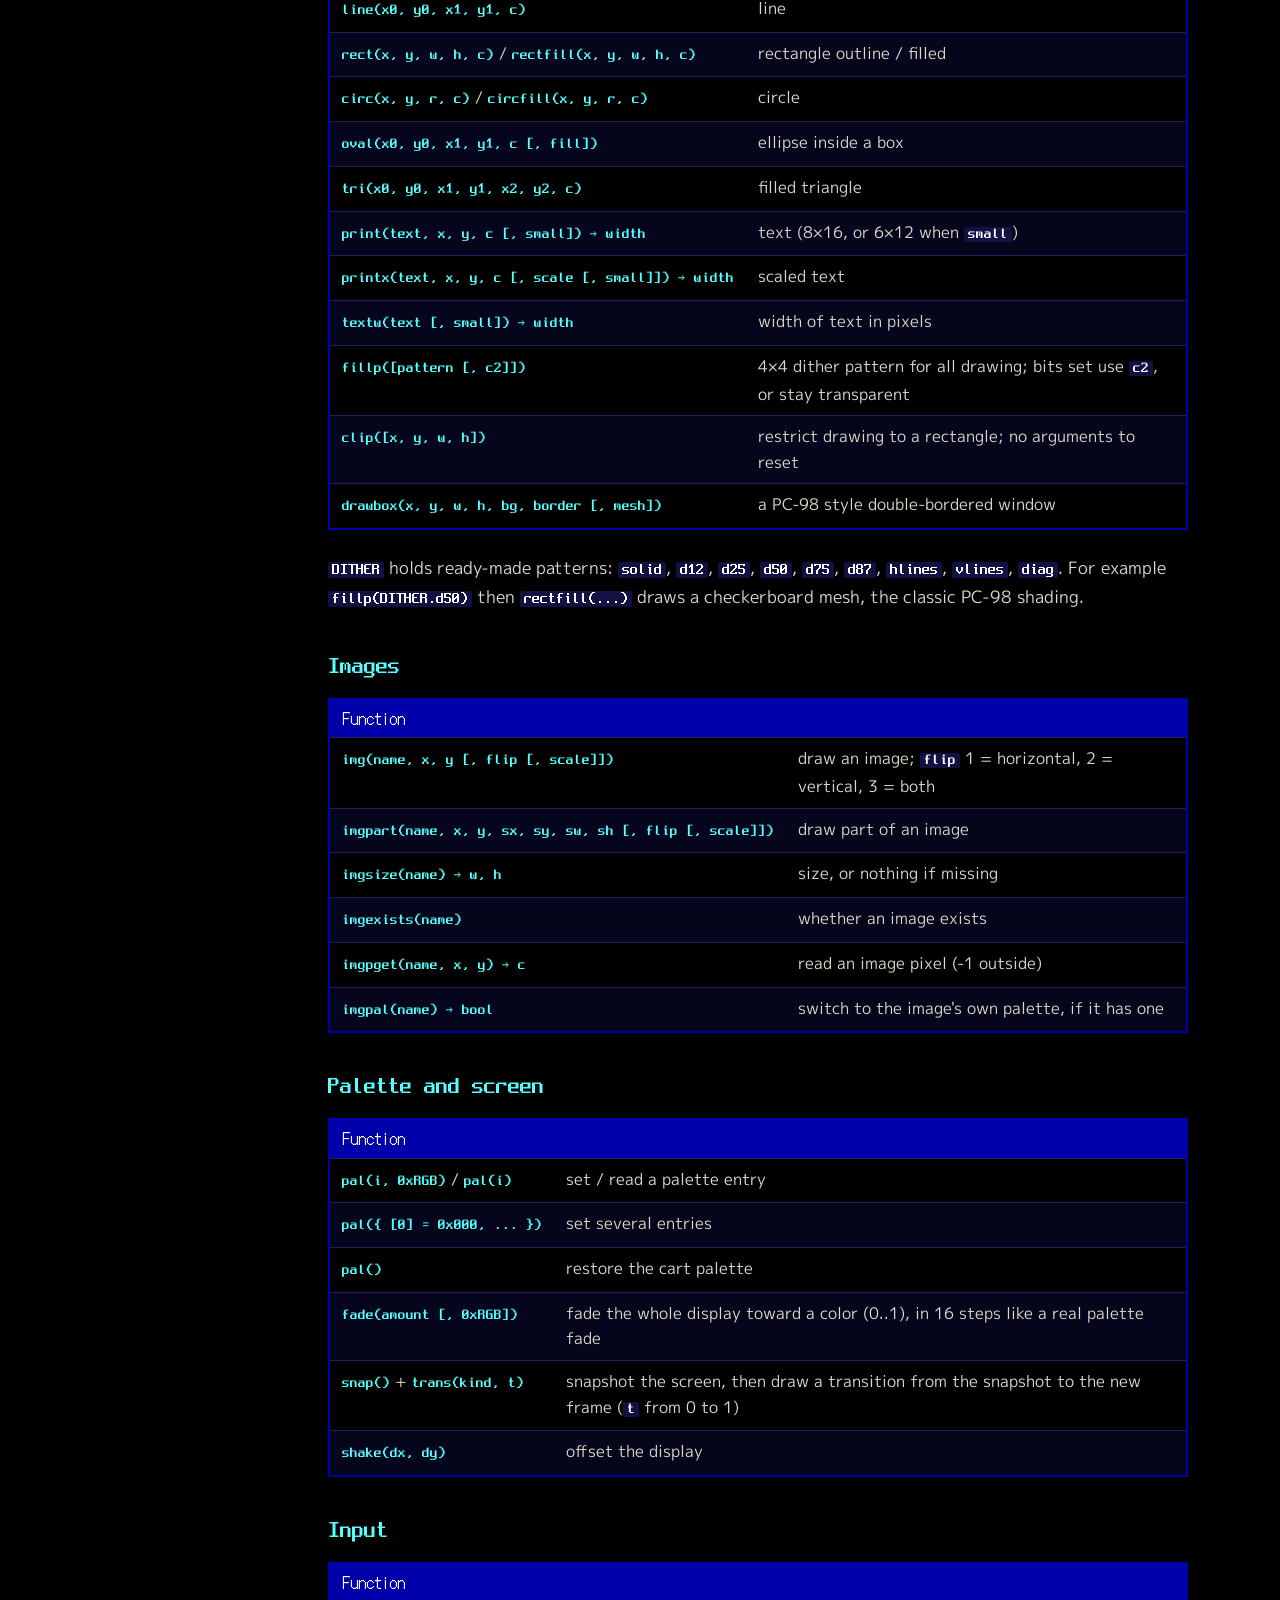
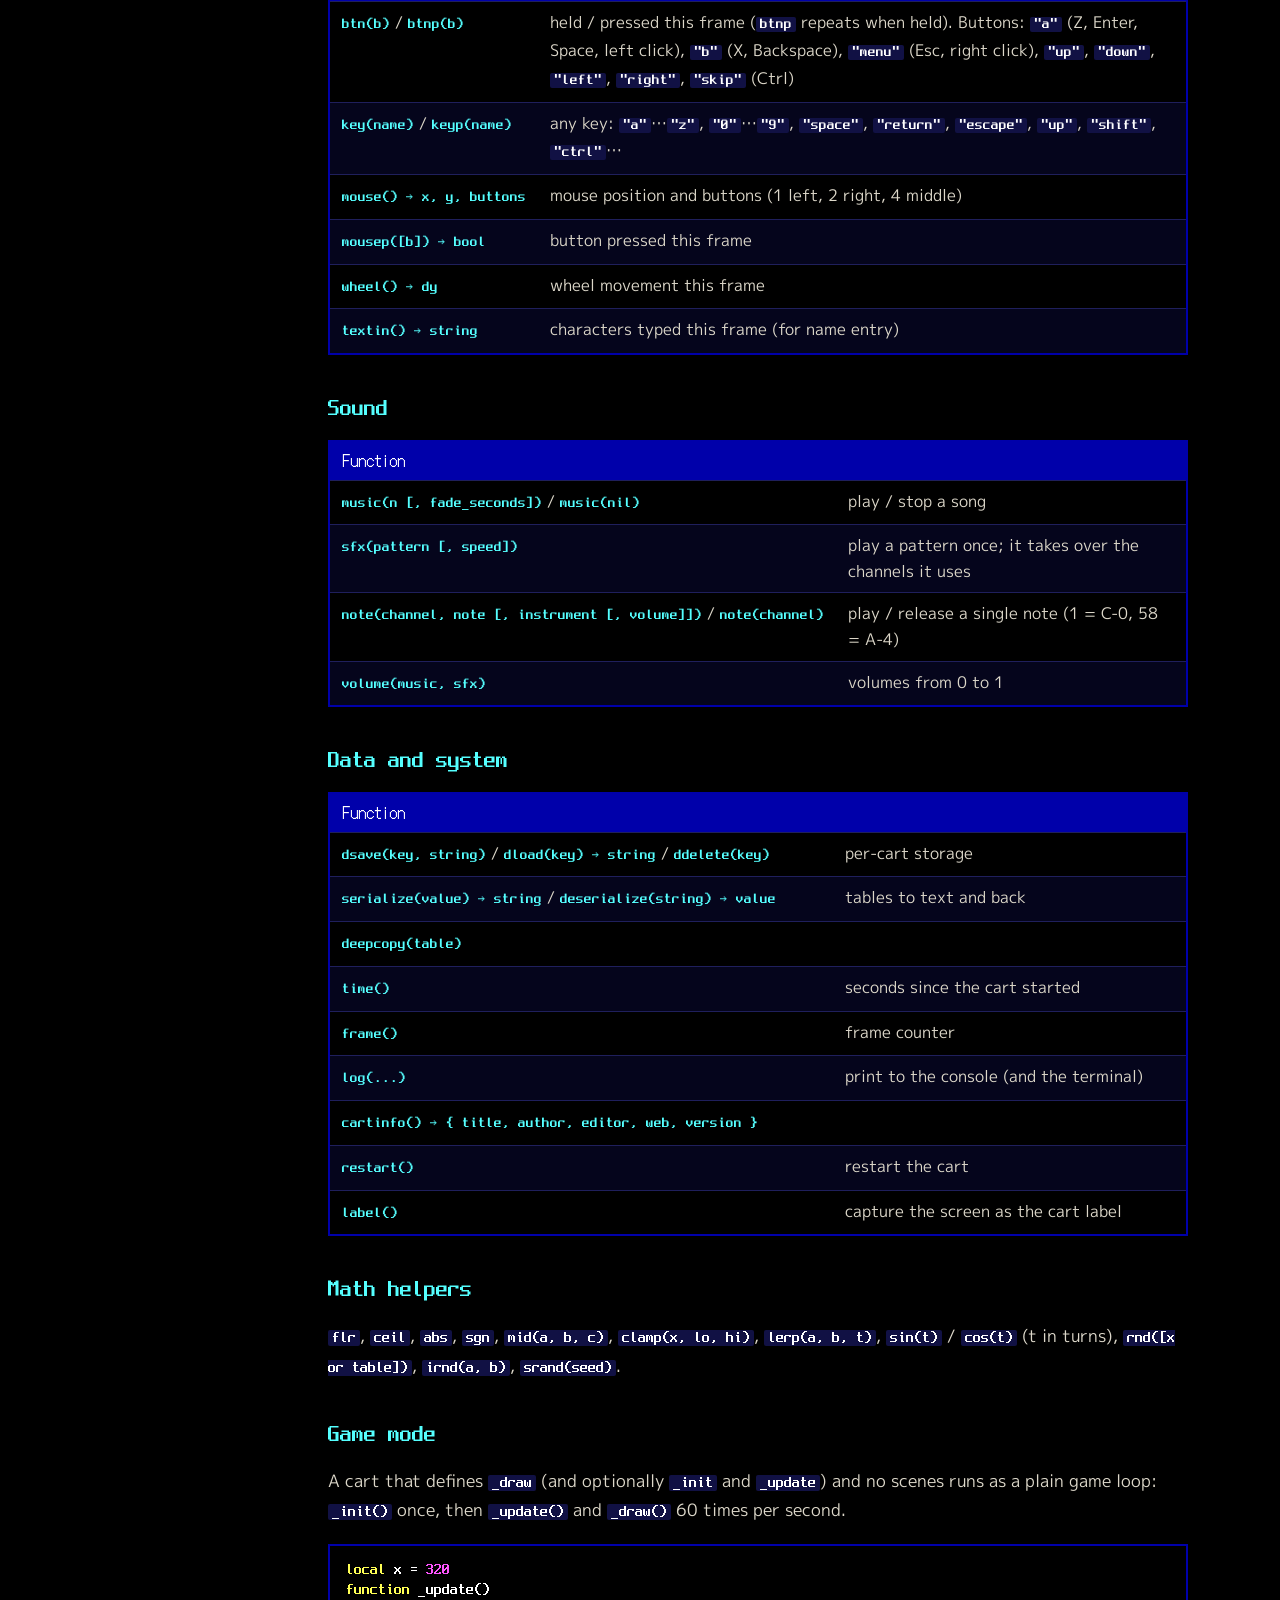
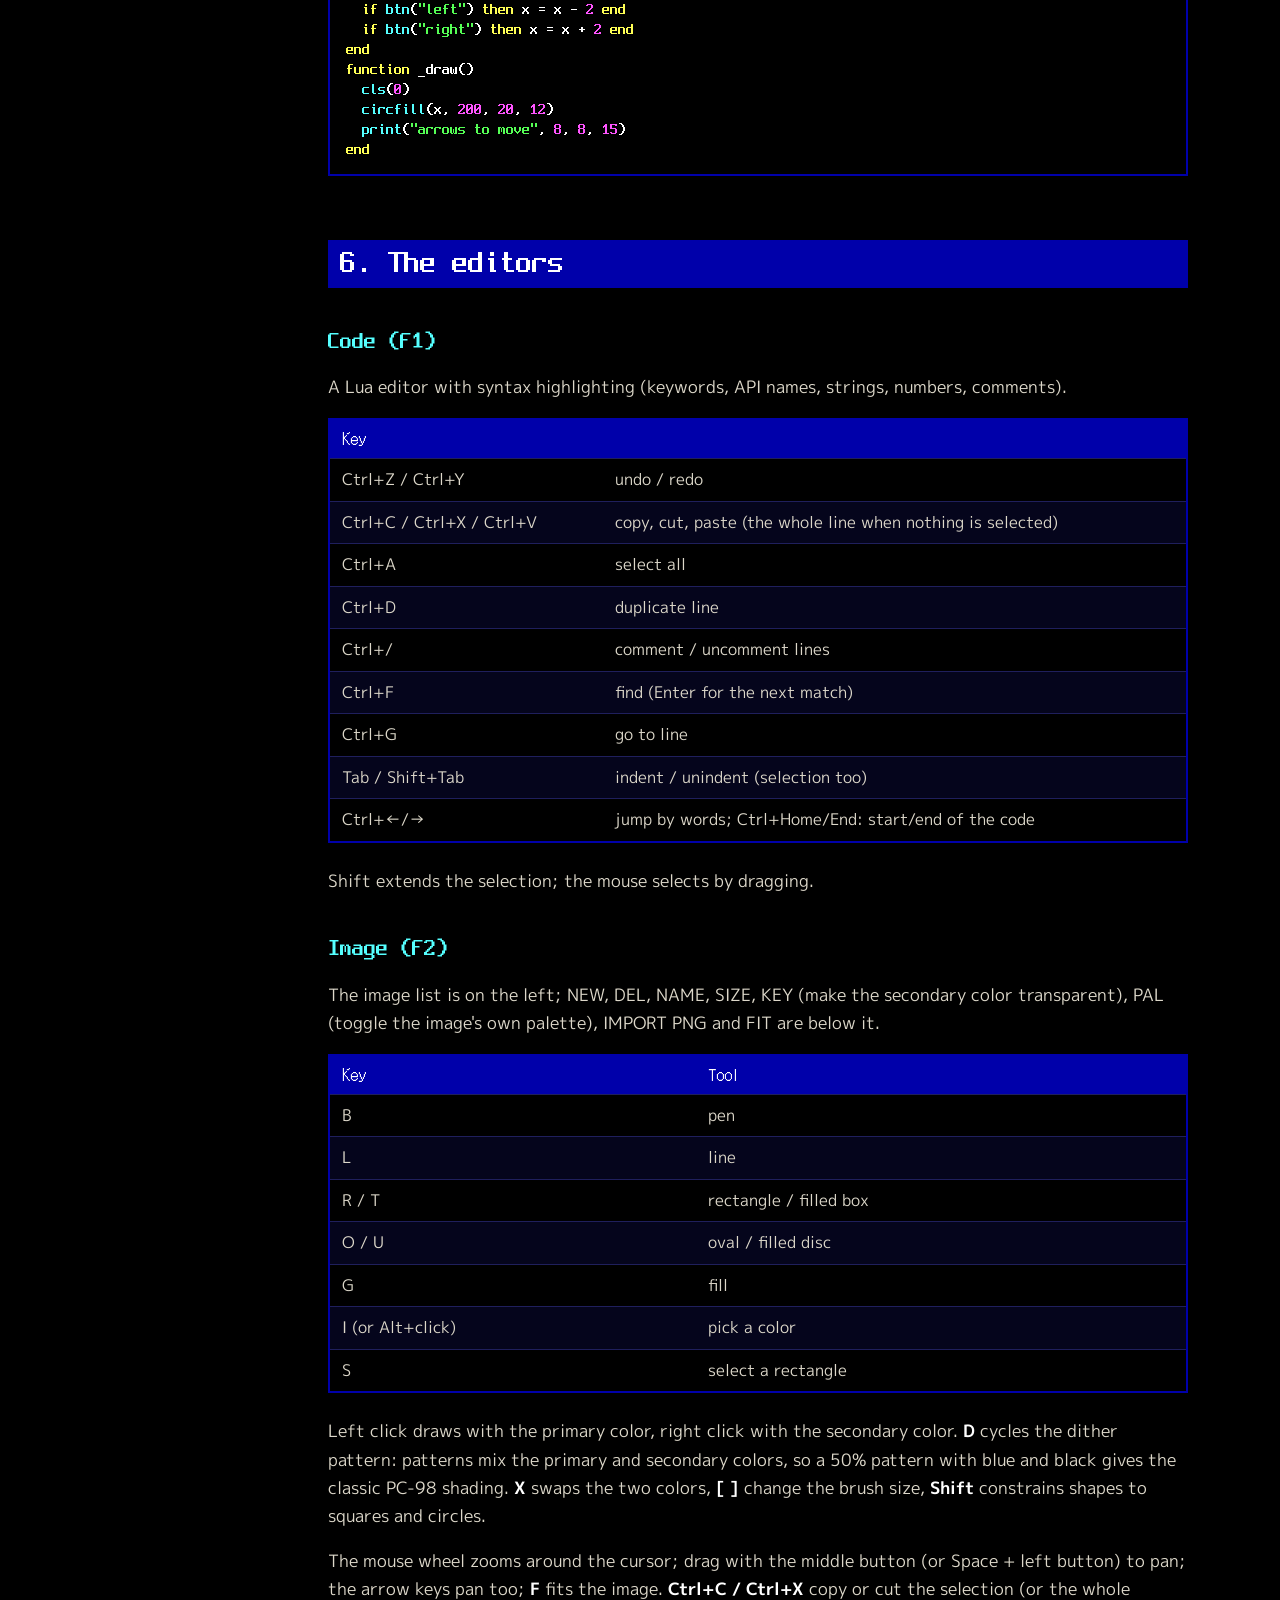
<file: docs/index.html>
<!doctype html>
<html lang="en">
<head>
<meta charset="utf-8">
<meta name="viewport" content="width=device-width, initial-scale=1, viewport-fit=cover">
<meta name="theme-color" content="#0000AA">
<title>Manual · NEVEL-98</title>
<meta name="description" content="The NEVEL-98 manual: the machine, console commands, the visual novel engine, the full Lua API, the editors and the cartridge format.">
<link rel="canonical" href="https://nevel98.bluemoon.moe/docs/">
<meta property="og:type" content="article">
<meta property="og:url" content="https://nevel98.bluemoon.moe/docs/">
<meta property="og:title" content="NEVEL-98 Manual">
<meta property="og:description" content="Console, visual novel engine, Lua API, editors and cartridge format.">
<meta property="og:image" content="https://nevel98.bluemoon.moe/assets/og.png">
<link rel="icon" type="image/png" href="../assets/icon64.png">
<link rel="apple-touch-icon" href="../assets/icon.png">
<style>
/* self-hosted fonts: DotGothic16, M PLUS 1p (OFL), Spleen (BSD) */
@font-face{ font-family:"DotGothic16"; src:url("../assets/fonts/dotgothic16.woff2") format("woff2"); font-display:swap; }
@font-face{ font-family:"M PLUS 1p"; font-weight:400; src:url("../assets/fonts/mplus1p-400.woff2") format("woff2"); font-display:swap; }
@font-face{ font-family:"M PLUS 1p"; font-weight:700; src:url("../assets/fonts/mplus1p-700.woff2") format("woff2"); font-display:swap; }
@font-face{ font-family:"Spleen"; src:url("../assets/fonts/spleen-8x16.woff2") format("woff2"); font-display:swap; }

:root{
	--black:#000000;
	--blue:#0000AA;
	--navy:#111144;
	--lblue:#5555FF;
	--cyan:#55FFFF;
	--green:#55FF55;
	--yellow:#FFFF55;
	--magenta:#FF55FF;
	--grey:#AAAAAA;
	--dgrey:#555555;
	--white:#FFFFFF;
	--wall:#3b4250;
	--wall-d:#2c313c;
	--ivory:#d9d3c3;
	--ivory-s:#b9b19c;
	--paper:#ece6d6;
	--led:#6fd36a;
	--gold:#DDAA44;
	--red:#EE2222;

	--pixel:"DotGothic16", "MS Gothic", ui-monospace, monospace;
	--prose:"M PLUS 1p", system-ui, -apple-system, "Segoe UI", sans-serif;
	--code:"Spleen", ui-monospace, "SF Mono", Menlo, Consolas, monospace;
	color-scheme:dark;
}

*{ box-sizing:border-box; }
html{ -webkit-text-size-adjust:100%; scroll-padding-top:48px; }
body{
	margin:0;
	background:var(--black);
	color:var(--paper);
	font-family:var(--prose);
	font-size:1.0625rem;
	line-height:1.65;
}
img{ max-width:100%; }
a{ color:var(--cyan); text-underline-offset:3px; }
a:hover{ color:var(--white); }
::selection{ background:var(--cyan); color:var(--black); }
:focus-visible{ outline:2px solid var(--yellow); outline-offset:2px; }

.pixelated{ image-rendering:pixelated; image-rendering:crisp-edges; }

/* TOP BAR */

.topbar{
	position:sticky; top:0; z-index:20;
	display:flex; align-items:stretch; gap:4px;
	height:34px;
	padding:0 12px;
	padding-left:max(12px, env(safe-area-inset-left));
	padding-right:max(12px, env(safe-area-inset-right));
	background:var(--blue);
	font-family:var(--pixel);
	font-size:17px;
	line-height:34px;
	white-space:nowrap;
}
.topbar .brand{ color:var(--white); text-decoration:none; margin-right:14px; }
.topbar nav{ display:flex; gap:2px; overflow-x:auto; scrollbar-width:none; flex:1; min-width:0; }
.topbar nav::-webkit-scrollbar{ display:none; }
.topbar nav a{ display:block; padding:0 9px; color:var(--white); text-decoration:none; text-transform:uppercase; }
.topbar nav a:hover{ background:var(--lblue); }
.topbar nav a[aria-current="page"], .topbar nav a.on{ background:var(--cyan); color:var(--black); }
.topbar .right{ color:var(--cyan); text-decoration:none; padding:0 4px 0 10px; }
.topbar .right:hover{ color:var(--white); }

/* INLINE CODE AND CODE WINDOWS */

code, kbd, .mono{ font-family:var(--code); font-size:16px; }
:not(pre) > code{
	padding:0 4px;
	background:var(--navy);
	color:var(--white);
	border-radius:2px;
}
kbd{
	display:inline-block;
	padding:0 5px;
	border:1px solid var(--grey);
	border-bottom-width:3px;
	border-radius:3px;
	color:var(--white);
	line-height:1.2;
}

pre{
	margin:0;
	padding:14px 16px;
	overflow-x:auto;
	background:var(--black);
	color:var(--white);
	font-family:var(--code);
	font-size:16px;
	line-height:20px;
	tab-size:2;
}
pre code{ font-size:inherit; }
.tk-kw{ color:var(--yellow); }
.tk-api{ color:var(--cyan); }
.tk-str{ color:var(--green); }
.tk-num{ color:var(--magenta); }
.tk-com{ color:#8c8c8c; }

/* BUTTONS */

.btn{
	display:inline-flex; align-items:center; gap:10px;
	padding:10px 18px 9px;
	border:2px solid var(--white);
	background:var(--blue);
	color:var(--white);
	font-family:var(--pixel);
	font-size:18px;
	line-height:1.2;
	text-decoration:none;
	box-shadow:4px 4px 0 var(--black);
	transition:transform .08s ease, box-shadow .08s ease;
}
.btn:hover{ color:var(--white); background:var(--lblue); }
.btn:active{ transform:translate(3px,3px); box-shadow:1px 1px 0 var(--black); }
.btn.primary{ background:var(--cyan); color:var(--black); border-color:var(--cyan); }
.btn.primary:hover{ background:var(--white); border-color:var(--white); color:var(--black); }

/* no ▶ in the bitmap fonts */
.tri{
	display:inline-block;
	width:.55em; height:.7em;
	background:currentColor;
	clip-path:polygon(0 0, 100% 50%, 0 100%);
	vertical-align:-.02em;
}

/* FOOTER */

.foot{
	padding:40px 24px 48px;
	padding-bottom:calc(48px + env(safe-area-inset-bottom, 0px));
	border-top:2px solid var(--blue);
	color:var(--grey);
	font-size:.9375rem;
}
.foot .wrap{ max-width:1180px; margin:0 auto; display:flex; flex-wrap:wrap; gap:14px 40px; justify-content:space-between; }
.foot p{ margin:0; max-width:62ch; }
.foot .info{ display:flex; flex-direction:column; gap:10px; }
.foot .ai{ color:#a9afbb; font-size:.9em; }
.foot .ai b{ color:var(--yellow); font-weight:400; }
.foot nav{ display:flex; flex-wrap:wrap; gap:6px 18px; font-family:var(--pixel); }
.foot nav a{ color:var(--white); text-decoration:none; }
.foot nav a:hover{ color:var(--cyan); }

@media (prefers-reduced-motion:reduce){
	*{ transition-duration:.01ms !important; animation-duration:.01ms !important; animation-iteration-count:1 !important; }
	html{ scroll-behavior:auto; }
}


.layout{
	display:grid;
	grid-template-columns:280px minmax(0, 1fr);
	max-width:1280px;
	margin:0 auto;
}

/* SIDEBAR */

.side{
	position:sticky; top:34px;
	height:calc(100vh - 34px);
	height:calc(100dvh - 34px);
	overflow-y:auto;
	padding:22px 16px 40px 20px;
	border-right:2px solid var(--blue);
	background:var(--black);
	scrollbar-width:thin;
	scrollbar-color:var(--blue) var(--black);
}
.finder{ position:relative; margin-bottom:22px; }
.finder label{ display:block; margin-bottom:6px; font-family:var(--pixel); font-size:15px; color:var(--cyan); }
.finder input{
	width:100%;
	padding:8px 10px;
	border:2px solid var(--blue);
	border-radius:0;
	background:var(--navy);
	color:var(--white);
	font-family:var(--code);
	font-size:16px;
}
.finder input::placeholder{ color:#7b7bb8; }
.finder input:focus{ outline:none; border-color:var(--cyan); }
.results{
	position:absolute; left:0; right:0; top:100%;
	z-index:5;
	margin:4px 0 0; padding:4px 0;
	list-style:none;
	background:var(--blue);
	border:2px solid var(--white);
	max-height:60vh; overflow-y:auto;
}
.results[hidden]{ display:none; }
.results a{
	display:block;
	padding:4px 10px;
	color:var(--white);
	text-decoration:none;
	font-family:var(--code);
	font-size:15px;
	line-height:1.3;
}
.results a small{ display:block; color:#b8b8ff; font-family:var(--prose); font-size:12px; }
.results a:hover, .results a.sel{ background:var(--cyan); color:var(--black); }
.results a:hover small, .results a.sel small{ color:#003; }
.results .none{ padding:6px 10px; color:#d0d0ff; font-size:14px; }

.toc{ font-family:var(--pixel); font-size:15px; line-height:1.35; }
.toc ol{ list-style:none; margin:0; padding:0; }
.toc > ol > li{ margin-bottom:10px; }
.toc > ol > li > a{ color:var(--white); }
.toc ol ol{ margin:4px 0 0 0; padding-left:12px; border-left:1px solid var(--dgrey); }
.toc ol ol a{ color:var(--grey); font-size:14px; }
.toc a{ display:block; padding:2px 6px; text-decoration:none; }
.toc a:hover{ color:var(--white); background:var(--navy); }
.toc a.on{ background:var(--cyan); color:var(--black); }
.toc-mobile{ display:none; }

/* ARTICLE */

.doc{ padding:40px 48px 96px; min-width:0; }
.doc > *{ max-width:860px; }
.doc .hello{
	display:flex; flex-wrap:wrap; gap:12px 18px; align-items:center;
	margin:0 0 36px; padding:16px 18px;
	border:2px solid var(--blue);
	background:var(--navy);
}
.doc .hello p{ margin:0; flex:1 1 280px; color:#d9d4c6; }
.doc .hello .btn{ font-size:16px; padding:8px 14px 7px; box-shadow:3px 3px 0 var(--black); }

.doc h1{
	margin:0 0 20px;
	font-family:var(--code);
	font-weight:400;
	font-size:64px;
	line-height:1;
	color:var(--white);
}
.doc h2{
	margin:64px 0 18px;
	padding:4px 12px;
	background:var(--blue);
	font-family:var(--code);
	font-weight:400;
	font-size:32px;
	line-height:1.25;
	color:var(--white);
}
.doc h3{
	margin:40px 0 12px;
	font-family:var(--code);
	font-weight:400;
	font-size:24px;
	line-height:1.2;
	color:var(--cyan);
}
.doc h4{ margin:28px 0 10px; font-family:var(--code); font-weight:400; font-size:20px; color:var(--yellow); }
.doc h2 a.anchor, .doc h3 a.anchor{ margin-left:8px; color:inherit; opacity:0; text-decoration:none; font-size:.8em; }
.doc h2:hover a.anchor, .doc h3:hover a.anchor, .doc a.anchor:focus{ opacity:.6; }
.doc p, .doc li{ color:#ddd8ca; }
.doc strong{ color:var(--white); }
.doc ul, .doc ol{ padding-left:1.3em; }
.doc li{ margin-bottom:4px; }
.doc li::marker{ color:var(--cyan); }
.doc hr{ display:none; }

.doc pre{ margin:18px 0 22px; border:2px solid var(--blue); }
.doc pre.plain{ color:var(--grey); }

.tablewrap{ overflow-x:auto; margin:16px 0 24px; border:2px solid var(--blue); }
.doc table{ width:100%; border-collapse:collapse; font-size:.9688rem; }
.doc th{
	padding:6px 12px;
	background:var(--blue);
	color:var(--white);
	font-family:var(--pixel);
	font-weight:400;
	text-align:left;
	white-space:nowrap;
}
.doc td{ padding:8px 12px; border-top:1px solid #1f1f5c; vertical-align:top; color:#ddd8ca; }
.doc tbody tr:nth-child(even) td{ background:#05051c; }
.doc td:first-child{ white-space:nowrap; }
.doc td:first-child code{ background:transparent; padding:0; color:var(--cyan); }
.doc tr:target td{ background:#2a2a00 !important; box-shadow:inset 3px 0 0 var(--yellow); }
.doc table code{ font-size:15px; }

.doc .end{ margin-top:72px; padding-top:20px; border-top:2px solid var(--blue); color:var(--grey); font-size:.9375rem; }

@media (max-width:900px){
	.layout{ grid-template-columns:minmax(0,1fr); }
	.doc h1{ font-size:48px; }
	.doc h2{ font-size:24px; }
	.side{ position:static; height:auto; overflow:visible; border-right:0; border-bottom:2px solid var(--blue); padding:16px; }
	.toc{ display:none; }
	.toc-mobile{ display:block; }
	.toc-mobile summary{ cursor:pointer; font-family:var(--pixel); color:var(--white); padding:6px 0; }
	.toc-mobile .toc{ display:block; margin-top:10px; }
	.doc{ padding:28px 16px 72px; }
	.doc td:first-child{ white-space:normal; }
}
</style>
</head>
<body>

<header class="topbar">
	<a class="brand" href="../">NEVEL-98</a>
	<nav aria-label="Site">
		<a href="../">Home</a>
		<a href="./" aria-current="page">Docs</a>
		<a href="../app/">Open</a>
	</nav>
	<a class="right" href="../play/">Play <span class="tri" aria-hidden="true"></span></a>
</header>

<div class="layout">
	<aside class="side" aria-label="Manual navigation">
		<div class="finder" role="search">
			<label for="q">Find a function or command</label>
			<input id="q" type="search" placeholder="say, import, fillp…" autocomplete="off" spellcheck="false" aria-controls="res" aria-expanded="false">
			<ul class="results" id="res" hidden></ul>
		</div>
		<nav class="toc" aria-label="Contents"><ol><li><a href="#1-the-machine">1. The machine</a></li><li><a href="#2-getting-around">2. Getting around</a></li><li><a href="#3-console-commands">3. Console commands</a><ol><li><a href="#files">Files</a></li><li><a href="#carts">Carts</a></li><li><a href="#media">Media</a></li><li><a href="#text-tables">Text tables</a></li><li><a href="#sharing">Sharing</a></li><li><a href="#system">System</a></li></ol></li><li><a href="#4-writing-a-visual-novel">4. Writing a visual novel</a><ol><li><a href="#texts-and-languages">Texts and languages</a></li><li><a href="#scenes-and-flow">Scenes and flow</a></li><li><a href="#pictures">Pictures</a></li><li><a href="#text">Text</a></li><li><a href="#framed-layouts-the-pc-98-look">Framed layouts (the PC-98 look)</a></li><li><a href="#choices">Choices</a></li><li><a href="#timing-and-effects">Timing and effects</a></li><li><a href="#state-and-saving">State and saving</a></li><li><a href="#the-system-menu">The system menu</a></li></ol></li><li><a href="#5-machine-api">5. Machine API</a><ol><li><a href="#drawing">Drawing</a></li><li><a href="#images">Images</a></li><li><a href="#palette-and-screen">Palette and screen</a></li><li><a href="#input">Input</a></li><li><a href="#sound">Sound</a></li><li><a href="#data-and-system">Data and system</a></li><li><a href="#math-helpers">Math helpers</a></li><li><a href="#game-mode">Game mode</a></li></ol></li><li><a href="#6-the-editors">6. The editors</a><ol><li><a href="#code-f1">Code (F1)</a></li><li><a href="#image-f2">Image (F2)</a></li><li><a href="#text-f3">Text (F3)</a></li><li><a href="#sound-f4">Sound (F4)</a></li><li><a href="#music-f5">Music (F5)</a></li></ol></li><li><a href="#7-cartridge-format">7. Cartridge format</a><ol><li><a href="#custom-fonts">Custom fonts</a></li></ol></li><li><a href="#8-limits-and-tips">8. Limits and tips</a></li><li><a href="#9-running-and-sharing">9. Running and sharing</a><ol><li><a href="#playing-in-the-browser">Playing in the browser</a></li><li><a href="#the-desktop-version">The desktop version</a></li><li><a href="#sharing-your-games">Sharing your games</a></li><li><a href="#fonts">Fonts</a></li><li><a href="#license">License</a></li></ol></li></ol></nav>
		<details class="toc-mobile"><summary>Contents</summary><nav class="toc" aria-label="Contents"><ol><li><a href="#1-the-machine">1. The machine</a></li><li><a href="#2-getting-around">2. Getting around</a></li><li><a href="#3-console-commands">3. Console commands</a><ol><li><a href="#files">Files</a></li><li><a href="#carts">Carts</a></li><li><a href="#media">Media</a></li><li><a href="#text-tables">Text tables</a></li><li><a href="#sharing">Sharing</a></li><li><a href="#system">System</a></li></ol></li><li><a href="#4-writing-a-visual-novel">4. Writing a visual novel</a><ol><li><a href="#texts-and-languages">Texts and languages</a></li><li><a href="#scenes-and-flow">Scenes and flow</a></li><li><a href="#pictures">Pictures</a></li><li><a href="#text">Text</a></li><li><a href="#framed-layouts-the-pc-98-look">Framed layouts (the PC-98 look)</a></li><li><a href="#choices">Choices</a></li><li><a href="#timing-and-effects">Timing and effects</a></li><li><a href="#state-and-saving">State and saving</a></li><li><a href="#the-system-menu">The system menu</a></li></ol></li><li><a href="#5-machine-api">5. Machine API</a><ol><li><a href="#drawing">Drawing</a></li><li><a href="#images">Images</a></li><li><a href="#palette-and-screen">Palette and screen</a></li><li><a href="#input">Input</a></li><li><a href="#sound">Sound</a></li><li><a href="#data-and-system">Data and system</a></li><li><a href="#math-helpers">Math helpers</a></li><li><a href="#game-mode">Game mode</a></li></ol></li><li><a href="#6-the-editors">6. The editors</a><ol><li><a href="#code-f1">Code (F1)</a></li><li><a href="#image-f2">Image (F2)</a></li><li><a href="#text-f3">Text (F3)</a></li><li><a href="#sound-f4">Sound (F4)</a></li><li><a href="#music-f5">Music (F5)</a></li></ol></li><li><a href="#7-cartridge-format">7. Cartridge format</a><ol><li><a href="#custom-fonts">Custom fonts</a></li></ol></li><li><a href="#8-limits-and-tips">8. Limits and tips</a></li><li><a href="#9-running-and-sharing">9. Running and sharing</a><ol><li><a href="#playing-in-the-browser">Playing in the browser</a></li><li><a href="#the-desktop-version">The desktop version</a></li><li><a href="#sharing-your-games">Sharing your games</a></li><li><a href="#fonts">Fonts</a></li><li><a href="#license">License</a></li></ol></li></ol></nav></details>
	</aside>

	<main class="doc" id="doc">
		<h1>NEVEL-98 Manual</h1>
		<div class="hello">
			<p>New to NEVEL-98? Open the machine in your browser, type <code>demo</code> and then <code>run</code>.</p>
			<a class="btn primary" href="../app/">Open NEVEL-98</a>
			<a class="btn" href="../play/"><span class="tri" aria-hidden="true"></span> Play the demo</a>
		</div>
<p>NEVEL-98 is a fantasy computer for visual novels. It imagines a 1990s Japanese personal computer in the style of the NEC PC-9801: a 640×400 screen, 16 colors from a palette of 4096, FM sound, and a Lua interpreter with a visual novel engine built in.</p>
<p>This manual covers the machine, the console, every API function, the editors, and the cartridge format.</p>
<hr />
<h2 id="1-the-machine">1. The machine<a class="anchor" aria-label="Link to this section" href="#1-the-machine" title="Permanent link">¶</a></h2>
<div class="tablewrap"><table>
<thead>
<tr>
<th>Part</th>
<th>Specification</th>
</tr>
</thead>
<tbody>
<tr>
<td>Screen</td>
<td>640×400 pixels, 60 frames per second</td>
</tr>
<tr>
<td>Colors</td>
<td>16 on screen at once, each one of 4096 (12-bit <code>0xRGB</code>)</td>
</tr>
<tr>
<td>Palettes</td>
<td>one cart palette, plus an optional own palette per image</td>
</tr>
<tr>
<td>Fonts</td>
<td>8×16 (80×25 text, like PC-98 text mode) and 6×12; Latin-1, arrows, box drawing, ♥ ♪ etc.</td>
</tr>
<tr>
<td>Sound</td>
<td>6 channels; each plays a 4-operator FM voice, an SSG square wave or noise</td>
</tr>
<tr>
<td>Instruments</td>
<td>32</td>
</tr>
<tr>
<td>Patterns</td>
<td>64, each 32 rows × 6 channels</td>
</tr>
<tr>
<td>Songs</td>
<td>8, each an order list of up to 64 patterns with a loop point</td>
</tr>
<tr>
<td>Images</td>
<td>64 per cart, up to 640×400, 4 bits per pixel, optional transparent color</td>
</tr>
<tr>
<td>Code</td>
<td>Lua 5.4, up to 512 KB of source</td>
</tr>
</tbody>
</table></div>
<p>Lua's <code>io</code>, <code>os</code>, <code>debug</code> and <code>require</code> are not available; carts can only touch the machine through the API below. <code>math.random</code> is replaced by a deterministic generator so that saved games replay exactly.</p>
<hr />
<h2 id="2-getting-around">2. Getting around<a class="anchor" aria-label="Link to this section" href="#2-getting-around" title="Permanent link">¶</a></h2>
<p>The machine boots into the <strong>console</strong>. From there:</p>
<div class="tablewrap"><table>
<thead>
<tr>
<th>Key</th>
<th>Action</th>
</tr>
</thead>
<tbody>
<tr>
<td>Esc</td>
<td>switch between the console and the last editor</td>
</tr>
<tr>
<td>F1 / F2 / F3 / F4 / F5</td>
<td>code, image, text, sound and music editors</td>
</tr>
<tr>
<td>F6 or Ctrl+R</td>
<td>run the cart</td>
</tr>
<tr>
<td>Ctrl+S</td>
<td>save the cart under its current name</td>
</tr>
<tr>
<td>F7</td>
<td>while a cart runs: capture the screen as the cart's label</td>
</tr>
<tr>
<td>F9</td>
<td>4:3 aspect (PC-98 monitors stretched the 640×400 picture)</td>
</tr>
<tr>
<td>F10</td>
<td>scanlines</td>
</tr>
<tr>
<td>F11 or Alt+Enter</td>
<td>fullscreen</td>
</tr>
</tbody>
</table></div>
<p>While a cart is running, <strong>Esc</strong> opens the game's own system menu (save, load, log, settings) and <strong>F1–F5</strong> stop the cart and return to the editors. Runtime errors stop the cart and print the message in the console; press <strong>F1</strong> to open the code at the line that failed.</p>
<p>The mouse works everywhere: click the tabs in the top bar, the function key labels at the bottom of the console, and every button. Over the machine's screen the pointer becomes a PC-98 style arrow; while a cart runs it hides itself after three seconds without movement, and a cart can hide it for good with <code>cursor(false)</code>.</p>
<hr />
<h2 id="3-console-commands">3. Console commands<a class="anchor" aria-label="Link to this section" href="#3-console-commands" title="Permanent link">¶</a></h2>
<p>Commands are not case sensitive. File names without an extension are looked up as <code>.n98</code>, then <code>.n98.png</code>. <strong>Tab</strong> completes file names, <strong>Up/Down</strong> recall previous commands.</p>
<h3 id="files">Files<a class="anchor" aria-label="Link to this section" href="#files" title="Permanent link">¶</a></h3>
<div class="tablewrap"><table>
<thead>
<tr>
<th>Command</th>
<th></th>
</tr>
</thead>
<tbody>
<tr>
<td><code>ls [folder]</code></td>
<td>list files: carts in green, floppy images in yellow, pictures in magenta</td>
</tr>
<tr>
<td><code>cd &lt;folder&gt;</code> / <code>cd ..</code> / <code>cd</code></td>
<td>change folder</td>
</tr>
<tr>
<td><code>mkdir &lt;name&gt;</code></td>
<td>create a folder</td>
</tr>
<tr>
<td><code>rm &lt;file&gt;</code></td>
<td>delete a file</td>
</tr>
<tr>
<td><code>folder</code></td>
<td>show (and on desktop open) the drive folder</td>
</tr>
</tbody>
</table></div>
<h3 id="carts">Carts<a class="anchor" aria-label="Link to this section" href="#carts" title="Permanent link">¶</a></h3>
<div class="tablewrap"><table>
<thead>
<tr>
<th>Command</th>
<th></th>
</tr>
</thead>
<tbody>
<tr>
<td><code>new</code></td>
<td>start an empty cart</td>
</tr>
<tr>
<td><code>load &lt;cart&gt;</code></td>
<td>load a <code>.n98</code> or <code>.n98.png</code> cart</td>
</tr>
<tr>
<td><code>save [name]</code></td>
<td>save as <code>name.n98</code> (or under the current name)</td>
</tr>
<tr>
<td><code>run</code></td>
<td>run the cart</td>
</tr>
<tr>
<td><code>demo</code></td>
<td>load the demo novel</td>
</tr>
<tr>
<td><code>info</code></td>
<td>sizes, counts and where the drive is</td>
</tr>
<tr>
<td><code>title &lt;text&gt;</code> / <code>author &lt;text&gt;</code></td>
<td>set the cart's title and author</td>
</tr>
</tbody>
</table></div>
<p>Commands that would discard unsaved work ask you to repeat them.</p>
<h3 id="media">Media<a class="anchor" aria-label="Link to this section" href="#media" title="Permanent link">¶</a></h3>
<div class="tablewrap"><table>
<thead>
<tr>
<th>Command</th>
<th></th>
</tr>
</thead>
<tbody>
<tr>
<td><code>import &lt;picture&gt; [name] [options]</code></td>
<td>convert a PNG, JPG, BMP or GIF into a 16-color image</td>
</tr>
<tr>
<td><code>images</code></td>
<td>list the images in the cart</td>
</tr>
<tr>
<td><code>rmimg &lt;name&gt;</code></td>
<td>remove an image</td>
</tr>
<tr>
<td><code>importfont &lt;sheet.png&gt;</code></td>
<td>install a custom 8×16 font in the cart</td>
</tr>
<tr>
<td><code>importmidi &lt;file.mid&gt; [song] [-r n]</code></td>
<td>turn a MIDI file into a song (see Music)</td>
</tr>
<tr>
<td><code>font reset</code></td>
<td>go back to the built-in font</td>
</tr>
</tbody>
</table></div>
<p><code>import</code> options:</p>
<div class="tablewrap"><table>
<thead>
<tr>
<th>Option</th>
<th></th>
</tr>
</thead>
<tbody>
<tr>
<td><code>-o</code></td>
<td>ordered (Bayer) dithering, the PC-98 look; the default</td>
</tr>
<tr>
<td><code>-f</code></td>
<td>error-diffusion (Floyd–Steinberg) dithering</td>
</tr>
<tr>
<td><code>-n</code></td>
<td>no dithering, nearest color</td>
</tr>
<tr>
<td><code>-p</code></td>
<td>give the image its own palette, computed from the picture</td>
</tr>
<tr>
<td><code>-c</code></td>
<td>compute a new palette from the picture and make it the cart palette</td>
</tr>
<tr>
<td><code>-s WxH</code></td>
<td>shrink to fit within W×H (pictures larger than 640×400 always shrink)</td>
</tr>
</tbody>
</table></div>
<p>Transparent pixels in the source picture become color 0, which is set as the image's transparent color. A common workflow is to build a palette from a collage of all your art (<code>import collage.png pal -c</code>, then <code>rmimg pal</code>) and import every picture against it.</p>
<h3 id="text-tables">Text tables<a class="anchor" aria-label="Link to this section" href="#text-tables" title="Permanent link">¶</a></h3>
<div class="tablewrap"><table>
<thead>
<tr>
<th>Command</th>
<th></th>
</tr>
</thead>
<tbody>
<tr>
<td><code>importtext &lt;file.csv&gt;</code></td>
<td>merge a CSV into the text tables (first row <code>keys,en,it,...</code>)</td>
</tr>
<tr>
<td><code>exporttext &lt;file.csv&gt;</code></td>
<td>write the text tables as CSV, ready for a spreadsheet or a translator</td>
</tr>
</tbody>
</table></div>
<h3 id="sharing">Sharing<a class="anchor" aria-label="Link to this section" href="#sharing" title="Permanent link">¶</a></h3>
<div class="tablewrap"><table>
<thead>
<tr>
<th>Command</th>
<th></th>
</tr>
</thead>
<tbody>
<tr>
<td><code>export name.n98</code></td>
<td>write the cart as text</td>
</tr>
<tr>
<td><code>export name.png</code></td>
<td>write a floppy-disk image (<code>name.n98.png</code>) that contains the whole cart</td>
</tr>
<tr>
<td><code>export name.html</code></td>
<td>write a standalone web player, one file with everything inside</td>
</tr>
</tbody>
</table></div>
<p>In the browser version, exports are downloaded; on the desktop they are written to the drive.</p>
<h3 id="system">System<a class="anchor" aria-label="Link to this section" href="#system" title="Permanent link">¶</a></h3>
<p><code>cls</code>, <code>keys</code> (shortcut reference), <code>help</code>, <code>reboot</code>, <code>shutdown</code>.</p>
<hr />
<h2 id="4-writing-a-visual-novel">4. Writing a visual novel<a class="anchor" aria-label="Link to this section" href="#4-writing-a-visual-novel" title="Permanent link">¶</a></h2>
<p>A cart's code runs once when the cart starts. Usually it only defines scenes; the engine then starts the scene named <code>"title"</code> if there is one, otherwise <code>"start"</code>.</p>
<pre><code><span class="tk-api">speaker</span>(<span class="tk-str">"Rei"</span>, <span class="tk-num">11</span>)                         <span class="tk-com">-- name color for Rei</span>

<span class="tk-api">scene</span>(<span class="tk-str">"title"</span>, <span class="tk-kw">function</span>()
  <span class="tk-api">title_screen</span>{ <span class="tk-api">bg</span> = <span class="tk-str">"station"</span>, <span class="tk-api">music</span> = <span class="tk-num">0</span> }
  <span class="tk-api">jump</span>(<span class="tk-str">"start"</span>)
<span class="tk-kw">end</span>)

<span class="tk-api">scene</span>(<span class="tk-str">"start"</span>, <span class="tk-kw">function</span>()
  <span class="tk-api">bg</span>(<span class="tk-str">"station"</span>, <span class="tk-str">"dither"</span>)
  <span class="tk-api">show</span>(<span class="tk-str">"rei"</span>, <span class="tk-str">"center"</span>)
  <span class="tk-api">say</span>(<span class="tk-str">"Rei"</span>, <span class="tk-str">"You missed it too?"</span>)
  <span class="tk-kw">local</span> c = <span class="tk-api">choice</span>{ <span class="tk-str">"Who are you?"</span>, <span class="tk-str">"Missed what?"</span> }
  <span class="tk-kw">if</span> c == <span class="tk-num">2</span> <span class="tk-kw">then</span> <span class="tk-api">flag</span>.honest = <span class="tk-kw">true</span> <span class="tk-kw">end</span>
  <span class="tk-api">jump</span>(<span class="tk-str">"ending"</span>)
<span class="tk-kw">end</span>)

<span class="tk-api">scene</span>(<span class="tk-str">"ending"</span>, <span class="tk-kw">function</span>()
  <span class="tk-api">say</span>(<span class="tk-str">"The board flickers and goes dark."</span>)
  <span class="tk-api">the_end</span>(<span class="tk-str">"NEXT YEAR"</span>)
<span class="tk-kw">end</span>)
</code></pre>
<p>Each function call below waits for as long as it needs to: <code>say</code> waits for the player to read the line, <code>bg</code> with a transition waits until the transition ends, <code>choice</code> waits for an answer. You write the story top to bottom.</p>
<p>If you don't define any scenes, the top-level code itself is the story.</p>
<h3 id="texts-and-languages">Texts and languages<a class="anchor" aria-label="Link to this section" href="#texts-and-languages" title="Permanent link">¶</a></h3>
<p>Write your lines in the <strong>TEXT</strong> editor (F3) instead of in the code. Each row has a <strong>key</strong> and one string per language, like Godot's CSV translations:</p>
<div class="tablewrap"><table>
<thead>
<tr>
<th>key</th>
<th>en</th>
<th>it</th>
</tr>
</thead>
<tbody>
<tr>
<td><code>char.rei</code></td>
<td>Rei</td>
<td>Rei</td>
</tr>
<tr>
<td><code>rei.hello</code></td>
<td>Hi, {1}!</td>
<td>Ciao, {1}!</td>
</tr>
</tbody>
</table></div>
<p>In the code, <code>tr("rei.hello", "Taro")</code> returns "Hi, Taro!" (or "Ciao, Taro!" in Italian). <code>{1}</code>, <code>{2}</code>... are replaced by the extra arguments. A missing key comes back unchanged, so you can see what's left to write; a missing translation falls back to the first language.</p>
<p>Every visual novel function also accepts keys directly: a string that starts with <code>@</code> is looked up in the table.</p>
<pre><code><span class="tk-api">speaker</span>(<span class="tk-str">"@char.rei"</span>, <span class="tk-num">7</span>)
<span class="tk-api">say</span>(<span class="tk-str">"@char.rei"</span>, <span class="tk-str">"@rei.hello"</span>)
<span class="tk-kw">if</span> <span class="tk-api">choice</span>{ <span class="tk-str">"@c.yes"</span>, <span class="tk-str">"@c.no"</span> } == <span class="tk-num">1</span> <span class="tk-kw">then</span> ... <span class="tk-kw">end</span>
<span class="tk-api">the_end</span>(<span class="tk-str">"@end.good"</span>)
</code></pre>
<div class="tablewrap"><table>
<thead>
<tr>
<th>Function</th>
<th></th>
</tr>
</thead>
<tbody>
<tr>
<td><code>tr(key, ...)</code></td>
<td>the string for <code>key</code> in the current language</td>
</tr>
<tr>
<td><code>hastr(key)</code></td>
<td>whether the key exists</td>
</tr>
<tr>
<td><code>lang()</code> / <code>lang("it")</code></td>
<td>the current language code / switch language (returns false if it doesn't exist)</td>
</tr>
<tr>
<td><code>langs()</code></td>
<td>the list of language codes, e.g. <code>{"en", "it"}</code></td>
</tr>
</tbody>
</table></div>
<p>When a cart has more than one language, the <strong>Settings</strong> menu gets a <strong>Language</strong> row and the player's choice is remembered. The first language is the source: the editor shows it next to the language you are translating.</p>
<p>The engine's own texts (title screen, system menu, settings, "THE END") can be translated too, by adding keys that start with <code>ui.</code>: <code>ui.new_game</code>, <code>ui.continue</code>, <code>ui.load</code>, <code>ui.options</code>, <code>ui.quit</code>, <code>ui.save</code>, <code>ui.log</code>, <code>ui.auto_on</code>, <code>ui.auto_off</code>, <code>ui.skip</code>, <code>ui.settings</code>, <code>ui.title</code>, <code>ui.quit_to_editor</code>, <code>ui.close</code>, <code>ui.system</code>, <code>ui.save_game</code>, <code>ui.load_game</code>, <code>ui.empty</code>, <code>ui.backlog</code>, <code>ui.settings_title</code>, <code>ui.instant</code>, <code>ui.text_speed</code>, <code>ui.auto_delay</code>, <code>ui.music_volume</code>, <code>ui.sound_volume</code>, <code>ui.language</code>, <code>ui.lang_name</code> (the name of each language, shown in Settings), <code>ui.back</code>, <code>ui.return_to_title</code>, <code>ui.yes</code>, <code>ui.no</code>, <code>ui.the_end</code>, <code>ui.nothing_to_save</code>, <code>ui.saved_slot</code> and <code>ui.slot_empty</code> (both use <code>%d</code> for the slot number).</p>
<h3 id="scenes-and-flow">Scenes and flow<a class="anchor" aria-label="Link to this section" href="#scenes-and-flow" title="Permanent link">¶</a></h3>
<div class="tablewrap"><table>
<thead>
<tr>
<th>Function</th>
<th></th>
</tr>
</thead>
<tbody>
<tr>
<td><code>scene(name, fn)</code></td>
<td>define a scene</td>
</tr>
<tr>
<td><code>jump(name)</code></td>
<td>leave the current scene and start another</td>
</tr>
<tr>
<td><code>the_end([text])</code></td>
<td>show an ending card ("THE END" by default), then return to the title</td>
</tr>
</tbody>
</table></div>
<p>A scene that finishes without jumping ends the game with <code>the_end()</code>.</p>
<h3 id="pictures">Pictures<a class="anchor" aria-label="Link to this section" href="#pictures" title="Permanent link">¶</a></h3>
<div class="tablewrap"><table>
<thead>
<tr>
<th>Function</th>
<th></th>
</tr>
</thead>
<tbody>
<tr>
<td><code>bg(image [, transition [, seconds]])</code></td>
<td>set the background; clears characters. <code>image</code> may also be a color number or <code>nil</code> for black</td>
</tr>
<tr>
<td><code>cg(...)</code></td>
<td>same as <code>bg</code>, for event pictures</td>
</tr>
<tr>
<td><code>show(image [, pos [, transition [, seconds]]])</code></td>
<td>show a character. <code>pos</code> is <code>"left"</code>, <code>"center"</code>, <code>"right"</code>, <code>"farleft"</code>, <code>"farright"</code> or an x coordinate; showing another image at the same position replaces it (use this for expressions)</td>
</tr>
<tr>
<td><code>hide([pos or image [, transition [, seconds]]])</code></td>
<td>remove a character, or all of them</td>
</tr>
<tr>
<td><code>effect(name, fn)</code></td>
<td>register a named effect: <code>fn(t)</code> draws on top of the scene every frame</td>
</tr>
<tr>
<td><code>effect(name)</code> / <code>effect(nil)</code></td>
<td>turn an effect on / off (saved with the game)</td>
</tr>
</tbody>
</table></div>
<p>Characters are drawn bottom-aligned to the screen. If a background image has its own palette, the palette is switched with it.</p>
<p>Transitions: <code>"dither"</code> (ordered dissolve), <code>"wipe"</code> (left to right), <code>"down"</code> (top to bottom), <code>"blinds"</code>, <code>"curtain"</code> (from the center), <code>"mosaic"</code>, and <code>"fade"</code> (through black).</p>
<h3 id="text">Text<a class="anchor" aria-label="Link to this section" href="#text" title="Permanent link">¶</a></h3>
<div class="tablewrap"><table>
<thead>
<tr>
<th>Function</th>
<th></th>
</tr>
</thead>
<tbody>
<tr>
<td><code>say(who, text)</code></td>
<td>a line of dialogue with a name box</td>
</tr>
<tr>
<td><code>say(text)</code> / <code>narrate(text)</code></td>
<td>narration</td>
</tr>
<tr>
<td><code>speaker(name, color)</code></td>
<td>color for a speaker's name</td>
</tr>
<tr>
<td><code>window{...}</code></td>
<td>style the message window (see below)</td>
</tr>
<tr>
<td><code>textspeed(cps)</code></td>
<td>characters per second, 0 = instant</td>
</tr>
<tr>
<td><code>hide_window()</code> / <code>show_window()</code></td>
<td>hide the message window (it reappears on the next <code>say</code>)</td>
</tr>
</tbody>
</table></div>
<p>Text wraps automatically. Inline tags:</p>
<div class="tablewrap"><table>
<thead>
<tr>
<th>Tag</th>
<th></th>
</tr>
</thead>
<tbody>
<tr>
<td><code>{c:N}...{/c}</code></td>
<td>color N, then back to normal</td>
</tr>
<tr>
<td><code>{w:0.5}</code></td>
<td>pause for half a second</td>
</tr>
<tr>
<td><code>{speed:20}</code></td>
<td>change the typing speed for the rest of the line</td>
</tr>
<tr>
<td><code>{n}</code> or a newline</td>
<td>line break</td>
</tr>
</tbody>
</table></div>
<p><code>window</code> fields: <code>x, y, w, h</code> (default 16, 290, 608, 100), <code>bg</code>, <code>fg</code>, <code>border</code> (colors; by default the darkest, brightest and a middle color of the current palette), <code>style</code> (<code>"solid"</code> or <code>"mesh"</code> for a see-through dithered window), <code>lines</code> (default 4), <code>blip</code> (a pattern played as a typing sound).</p>
<h3 id="framed-layouts-the-pc-98-look">Framed layouts (the PC-98 look)<a class="anchor" aria-label="Link to this section" href="#framed-layouts-the-pc-98-look" title="Permanent link">¶</a></h3>
<p>Most PC-98 adventures show the scene in a window inside an ornate frame, with side panels for the date, a clock or the command menu, and the text in a console below. <code>layout</code> sets this up:</p>
<pre><code>layout(<span class="tk-str">"game"</span>, {
  view = { <span class="tk-num">16</span>, <span class="tk-num">16</span>, <span class="tk-num">448</span>, <span class="tk-num">264</span> },          <span class="tk-com">-- where the scene is drawn</span>
  <span class="tk-api">frame</span> = <span class="tk-str">"frame"</span>,                      <span class="tk-com">-- full-screen image drawn on top; its transparent color shows the scene</span>
  hud = <span class="tk-kw">function</span>(t) ... <span class="tk-kw">end</span>,            <span class="tk-com">-- draws panels (clock, date...) every frame, after the frame</span>
  <span class="tk-api">menu</span> = { <span class="tk-num">486</span>, <span class="tk-num">156</span>, <span class="tk-num">130</span> },             <span class="tk-com">-- menu{} appears here, as a list without a box</span>
  menu_step = <span class="tk-num">21</span>, menu_text_dx = <span class="tk-num">20</span>,    <span class="tk-com">-- row height and text offset (match your button art)</span>
  menu_bar = <span class="tk-num">3</span>, menu_bar_dx = <span class="tk-num">15</span>,       <span class="tk-com">-- color and offset of the bar behind the selected entry</span>
  menu_sel = <span class="tk-num">6</span>, menu_idle = <span class="tk-num">8</span>,          <span class="tk-com">-- colors for the selected / other entries</span>
  choices = <span class="tk-str">"window"</span>,                   <span class="tk-com">-- choice{} is listed inside the text window</span>
  <span class="tk-api">window</span> = { x = <span class="tk-num">16</span>, y = <span class="tk-num">298</span>, w = <span class="tk-num">608</span>, h = <span class="tk-num">92</span>, style = <span class="tk-str">"none"</span>,
             name_style = <span class="tk-str">"plate"</span>, name_x = <span class="tk-num">46</span>, name_y = <span class="tk-num">288</span> },
})

<span class="tk-api">scene</span>(<span class="tk-str">"start"</span>, <span class="tk-kw">function</span>()
  layout(<span class="tk-str">"game"</span>)                        <span class="tk-com">-- switch to it (saved with the game)</span>
  ...
<span class="tk-kw">end</span>)
</code></pre>
<p><code>layout(name, def)</code> defines a layout, <code>layout(name)</code> switches to it and <code>layout(nil)</code> goes back to full screen. Inside a layout, backgrounds are centered in the view, characters stand on the view's bottom edge, positions such as <code>"right"</code> are relative to the view, and effects are clipped to it. The layout's <code>window</code> entries override <code>window{}</code>.</p>
<p>Extra <code>window</code> fields: <code>style = "none"</code> draws no box (use it when the frame image already has one); <code>name_style = "plate"</code> prints the speaker's name at <code>name_x, name_y</code> (over a name plate in your frame art), <code>"inline"</code> writes it at the start of the text, and the default draws a small name box; <code>name_format</code> formats inline names; <code>cursor</code> colors the ▼ prompt; <code>choice_y</code> sets where choices start when <code>choices = "window"</code> (by default they start where the text does). When there are more choices than fit in the window, the list scrolls with the cursor and ▲ ▼ show that there's more.</p>
<p>The demo cart shows a complete framed layout, with a red LED clock drawn by its <code>hud</code> function.</p>
<h3 id="choices">Choices<a class="anchor" aria-label="Link to this section" href="#choices" title="Permanent link">¶</a></h3>
<div class="tablewrap"><table>
<thead>
<tr>
<th>Function</th>
<th></th>
</tr>
</thead>
<tbody>
<tr>
<td><code>choice{ "A", "B", ... } → index</code></td>
<td>a centered choice box</td>
</tr>
<tr>
<td><code>choice("Question?", { ... })</code></td>
<td>with a question above the options</td>
</tr>
<tr>
<td><code>menu{ "Look", "Talk", "Move" } → index</code></td>
<td>a PC-98 adventure-style command menu in the top-right corner</td>
</tr>
<tr>
<td><code>interact(update, draw) → value</code></td>
<td>a custom interactive moment: <code>update()</code> runs every frame until it returns a value; <code>draw()</code> draws on top</td>
</tr>
</tbody>
</table></div>
<p>A <code>false</code> entry hides an option while keeping the numbering: <code>choice{ "Leave", flag.key and "Open the door" }</code>.</p>
<h3 id="timing-and-effects">Timing and effects<a class="anchor" aria-label="Link to this section" href="#timing-and-effects" title="Permanent link">¶</a></h3>
<div class="tablewrap"><table>
<thead>
<tr>
<th>Function</th>
<th></th>
</tr>
</thead>
<tbody>
<tr>
<td><code>wait(seconds)</code></td>
<td>pause</td>
</tr>
<tr>
<td><code>waitclick()</code></td>
<td>wait for the player</td>
</tr>
<tr>
<td><code>fadeout([seconds [, rgb]])</code> / <code>fadein([seconds])</code></td>
<td>palette fade to a color (black by default) and back</td>
</tr>
<tr>
<td><code>flash([rgb [, seconds]])</code></td>
<td>a quick flash (white by default)</td>
</tr>
<tr>
<td><code>quake([seconds [, strength]])</code></td>
<td>shake the screen</td>
</tr>
<tr>
<td><code>music(n [, fade_seconds])</code> / <code>music(nil [, fade_seconds])</code></td>
<td>play / stop a song</td>
</tr>
<tr>
<td><code>sfx(pattern [, speed])</code></td>
<td>play a pattern once as a sound effect</td>
</tr>
</tbody>
</table></div>
<h3 id="state-and-saving">State and saving<a class="anchor" aria-label="Link to this section" href="#state-and-saving" title="Permanent link">¶</a></h3>
<div class="tablewrap"><table>
<thead>
<tr>
<th>Name</th>
<th></th>
</tr>
</thead>
<tbody>
<tr>
<td><code>flag</code></td>
<td>a table for story state; saved with the game</td>
</tr>
<tr>
<td><code>persist</code></td>
<td>a table shared by every playthrough (endings seen, unlocks); kept automatically</td>
</tr>
<tr>
<td><code>remember()</code></td>
<td>write <code>persist</code> to disk now</td>
</tr>
<tr>
<td><code>has_saves()</code></td>
<td>whether any save slot is used</td>
</tr>
<tr>
<td><code>title_screen{...}</code></td>
<td>a ready-made title screen with New Game / Continue / Load / Quit</td>
</tr>
</tbody>
</table></div>
<p><code>title_screen</code> options: <code>bg</code>, <code>color</code>, <code>music</code>, <code>title</code> (use <code>\n</code> for several lines), <code>subtitle</code>, <code>scale</code> (title size, default 3), <code>title_x</code>, <code>title_y</code>, <code>menu_x</code>, <code>menu_y</code> (centers and tops), <code>title_color</code>, <code>text_color</code>.</p>
<p>The player can save and load from the system menu at any time. A save records the scene, the flags as they were when the scene began, and every choice made since; loading replays the scene instantly up to the saved line. Two rules keep this exact:</p>
<ol>
<li>Keep story state in <code>flag</code> (and <code>persist</code>), not in other global variables.</li>
<li>Use <code>rnd</code>/<code>irnd</code> (or <code>math.random</code>) for randomness: the generator is saved too.</li>
</ol>
<h3 id="the-system-menu">The system menu<a class="anchor" aria-label="Link to this section" href="#the-system-menu" title="Permanent link">¶</a></h3>
<p>Esc or a right click opens it: <strong>Save</strong>, <strong>Load</strong>, <strong>Log</strong> (backlog; the mouse wheel also opens it), <strong>Auto</strong>, <strong>Skip</strong>, <strong>Settings</strong> (text speed, auto delay, music and sound volume), <strong>Title</strong>, and <strong>Quit</strong>. Holding <strong>Ctrl</strong> skips text; <strong>A</strong> toggles auto mode.</p>
<hr />
<h2 id="5-machine-api">5. Machine API<a class="anchor" aria-label="Link to this section" href="#5-machine-api" title="Permanent link">¶</a></h2>
<p>All drawing happens in the cart's 16 colors (0–15). Coordinates are in pixels, <code>(0, 0)</code> is the top-left corner.</p>
<h3 id="drawing">Drawing<a class="anchor" aria-label="Link to this section" href="#drawing" title="Permanent link">¶</a></h3>
<div class="tablewrap"><table>
<thead>
<tr>
<th>Function</th>
<th></th>
</tr>
</thead>
<tbody>
<tr>
<td><code>cls([c])</code></td>
<td>clear the screen</td>
</tr>
<tr>
<td><code>pset(x, y, c)</code> / <code>pget(x, y)</code></td>
<td>set / read a pixel</td>
</tr>
<tr>
<td><code>line(x0, y0, x1, y1, c)</code></td>
<td>line</td>
</tr>
<tr>
<td><code>rect(x, y, w, h, c)</code> / <code>rectfill(x, y, w, h, c)</code></td>
<td>rectangle outline / filled</td>
</tr>
<tr>
<td><code>circ(x, y, r, c)</code> / <code>circfill(x, y, r, c)</code></td>
<td>circle</td>
</tr>
<tr>
<td><code>oval(x0, y0, x1, y1, c [, fill])</code></td>
<td>ellipse inside a box</td>
</tr>
<tr>
<td><code>tri(x0, y0, x1, y1, x2, y2, c)</code></td>
<td>filled triangle</td>
</tr>
<tr>
<td><code>print(text, x, y, c [, small]) → width</code></td>
<td>text (8×16, or 6×12 when <code>small</code>)</td>
</tr>
<tr>
<td><code>printx(text, x, y, c [, scale [, small]]) → width</code></td>
<td>scaled text</td>
</tr>
<tr>
<td><code>textw(text [, small]) → width</code></td>
<td>width of text in pixels</td>
</tr>
<tr>
<td><code>fillp([pattern [, c2]])</code></td>
<td>4×4 dither pattern for all drawing; bits set use <code>c2</code>, or stay transparent</td>
</tr>
<tr>
<td><code>clip([x, y, w, h])</code></td>
<td>restrict drawing to a rectangle; no arguments to reset</td>
</tr>
<tr>
<td><code>drawbox(x, y, w, h, bg, border [, mesh])</code></td>
<td>a PC-98 style double-bordered window</td>
</tr>
</tbody>
</table></div>
<p><code>DITHER</code> holds ready-made patterns: <code>solid</code>, <code>d12</code>, <code>d25</code>, <code>d50</code>, <code>d75</code>, <code>d87</code>, <code>hlines</code>, <code>vlines</code>, <code>diag</code>. For example <code>fillp(DITHER.d50)</code> then <code>rectfill(...)</code> draws a checkerboard mesh, the classic PC-98 shading.</p>
<h3 id="images">Images<a class="anchor" aria-label="Link to this section" href="#images" title="Permanent link">¶</a></h3>
<div class="tablewrap"><table>
<thead>
<tr>
<th>Function</th>
<th></th>
</tr>
</thead>
<tbody>
<tr>
<td><code>img(name, x, y [, flip [, scale]])</code></td>
<td>draw an image; <code>flip</code> 1 = horizontal, 2 = vertical, 3 = both</td>
</tr>
<tr>
<td><code>imgpart(name, x, y, sx, sy, sw, sh [, flip [, scale]])</code></td>
<td>draw part of an image</td>
</tr>
<tr>
<td><code>imgsize(name) → w, h</code></td>
<td>size, or nothing if missing</td>
</tr>
<tr>
<td><code>imgexists(name)</code></td>
<td>whether an image exists</td>
</tr>
<tr>
<td><code>imgpget(name, x, y) → c</code></td>
<td>read an image pixel (-1 outside)</td>
</tr>
<tr>
<td><code>imgpal(name) → bool</code></td>
<td>switch to the image's own palette, if it has one</td>
</tr>
</tbody>
</table></div>
<h3 id="palette-and-screen">Palette and screen<a class="anchor" aria-label="Link to this section" href="#palette-and-screen" title="Permanent link">¶</a></h3>
<div class="tablewrap"><table>
<thead>
<tr>
<th>Function</th>
<th></th>
</tr>
</thead>
<tbody>
<tr>
<td><code>pal(i, 0xRGB)</code> / <code>pal(i)</code></td>
<td>set / read a palette entry</td>
</tr>
<tr>
<td><code>pal({ [0] = 0x000, ... })</code></td>
<td>set several entries</td>
</tr>
<tr>
<td><code>pal()</code></td>
<td>restore the cart palette</td>
</tr>
<tr>
<td><code>fade(amount [, 0xRGB])</code></td>
<td>fade the whole display toward a color (0..1), in 16 steps like a real palette fade</td>
</tr>
<tr>
<td><code>snap()</code> + <code>trans(kind, t)</code></td>
<td>snapshot the screen, then draw a transition from the snapshot to the new frame (<code>t</code> from 0 to 1)</td>
</tr>
<tr>
<td><code>shake(dx, dy)</code></td>
<td>offset the display</td>
</tr>
</tbody>
</table></div>
<h3 id="input">Input<a class="anchor" aria-label="Link to this section" href="#input" title="Permanent link">¶</a></h3>
<div class="tablewrap"><table>
<thead>
<tr>
<th>Function</th>
<th></th>
</tr>
</thead>
<tbody>
<tr>
<td><code>btn(b)</code> / <code>btnp(b)</code></td>
<td>held / pressed this frame (<code>btnp</code> repeats when held). Buttons: <code>"a"</code> (Z, Enter, Space, left click), <code>"b"</code> (X, Backspace), <code>"menu"</code> (Esc, right click), <code>"up"</code>, <code>"down"</code>, <code>"left"</code>, <code>"right"</code>, <code>"skip"</code> (Ctrl)</td>
</tr>
<tr>
<td><code>key(name)</code> / <code>keyp(name)</code></td>
<td>any key: <code>"a"</code>…<code>"z"</code>, <code>"0"</code>…<code>"9"</code>, <code>"space"</code>, <code>"return"</code>, <code>"escape"</code>, <code>"up"</code>, <code>"shift"</code>, <code>"ctrl"</code>…</td>
</tr>
<tr>
<td><code>mouse() → x, y, buttons</code></td>
<td>mouse position and buttons (1 left, 2 right, 4 middle)</td>
</tr>
<tr>
<td><code>mousep([b]) → bool</code></td>
<td>button pressed this frame</td>
</tr>
<tr>
<td><code>wheel() → dy</code></td>
<td>wheel movement this frame</td>
</tr>
<tr>
<td><code>textin() → string</code></td>
<td>characters typed this frame (for name entry)</td>
</tr>
</tbody>
</table></div>
<h3 id="sound">Sound<a class="anchor" aria-label="Link to this section" href="#sound" title="Permanent link">¶</a></h3>
<div class="tablewrap"><table>
<thead>
<tr>
<th>Function</th>
<th></th>
</tr>
</thead>
<tbody>
<tr>
<td><code>music(n [, fade_seconds])</code> / <code>music(nil)</code></td>
<td>play / stop a song</td>
</tr>
<tr>
<td><code>sfx(pattern [, speed])</code></td>
<td>play a pattern once; it takes over the channels it uses</td>
</tr>
<tr>
<td><code>note(channel, note [, instrument [, volume]])</code> / <code>note(channel)</code></td>
<td>play / release a single note (1 = C-0, 58 = A-4)</td>
</tr>
<tr>
<td><code>volume(music, sfx)</code></td>
<td>volumes from 0 to 1</td>
</tr>
</tbody>
</table></div>
<h3 id="data-and-system">Data and system<a class="anchor" aria-label="Link to this section" href="#data-and-system" title="Permanent link">¶</a></h3>
<div class="tablewrap"><table>
<thead>
<tr>
<th>Function</th>
<th></th>
</tr>
</thead>
<tbody>
<tr>
<td><code>dsave(key, string)</code> / <code>dload(key) → string</code> / <code>ddelete(key)</code></td>
<td>per-cart storage</td>
</tr>
<tr>
<td><code>serialize(value) → string</code> / <code>deserialize(string) → value</code></td>
<td>tables to text and back</td>
</tr>
<tr>
<td><code>deepcopy(table)</code></td>
<td></td>
</tr>
<tr>
<td><code>time()</code></td>
<td>seconds since the cart started</td>
</tr>
<tr>
<td><code>frame()</code></td>
<td>frame counter</td>
</tr>
<tr>
<td><code>log(...)</code></td>
<td>print to the console (and the terminal)</td>
</tr>
<tr>
<td><code>cartinfo() → { title, author, editor, web, version }</code></td>
<td></td>
</tr>
<tr>
<td><code>restart()</code></td>
<td>restart the cart</td>
</tr>
<tr>
<td><code>label()</code></td>
<td>capture the screen as the cart label</td>
</tr>
</tbody>
</table></div>
<h3 id="math-helpers">Math helpers<a class="anchor" aria-label="Link to this section" href="#math-helpers" title="Permanent link">¶</a></h3>
<p><code>flr</code>, <code>ceil</code>, <code>abs</code>, <code>sgn</code>, <code>mid(a, b, c)</code>, <code>clamp(x, lo, hi)</code>, <code>lerp(a, b, t)</code>, <code>sin(t)</code> / <code>cos(t)</code> (t in turns), <code>rnd([x or table])</code>, <code>irnd(a, b)</code>, <code>srand(seed)</code>.</p>
<h3 id="game-mode">Game mode<a class="anchor" aria-label="Link to this section" href="#game-mode" title="Permanent link">¶</a></h3>
<p>A cart that defines <code>_draw</code> (and optionally <code>_init</code> and <code>_update</code>) and no scenes runs as a plain game loop: <code>_init()</code> once, then <code>_update()</code> and <code>_draw()</code> 60 times per second.</p>
<pre><code><span class="tk-kw">local</span> x = <span class="tk-num">320</span>
<span class="tk-kw">function</span> _update()
  <span class="tk-kw">if</span> <span class="tk-api">btn</span>(<span class="tk-str">"left"</span>) <span class="tk-kw">then</span> x = x - <span class="tk-num">2</span> <span class="tk-kw">end</span>
  <span class="tk-kw">if</span> <span class="tk-api">btn</span>(<span class="tk-str">"right"</span>) <span class="tk-kw">then</span> x = x + <span class="tk-num">2</span> <span class="tk-kw">end</span>
<span class="tk-kw">end</span>
<span class="tk-kw">function</span> _draw()
  <span class="tk-api">cls</span>(<span class="tk-num">0</span>)
  <span class="tk-api">circfill</span>(x, <span class="tk-num">200</span>, <span class="tk-num">20</span>, <span class="tk-num">12</span>)
  <span class="tk-api">print</span>(<span class="tk-str">"arrows to move"</span>, <span class="tk-num">8</span>, <span class="tk-num">8</span>, <span class="tk-num">15</span>)
<span class="tk-kw">end</span>
</code></pre>
<hr />
<h2 id="6-the-editors">6. The editors<a class="anchor" aria-label="Link to this section" href="#6-the-editors" title="Permanent link">¶</a></h2>
<h3 id="code-f1">Code (F1)<a class="anchor" aria-label="Link to this section" href="#code-f1" title="Permanent link">¶</a></h3>
<p>A Lua editor with syntax highlighting (keywords, API names, strings, numbers, comments).</p>
<div class="tablewrap"><table>
<thead>
<tr>
<th>Key</th>
<th></th>
</tr>
</thead>
<tbody>
<tr>
<td>Ctrl+Z / Ctrl+Y</td>
<td>undo / redo</td>
</tr>
<tr>
<td>Ctrl+C / Ctrl+X / Ctrl+V</td>
<td>copy, cut, paste (the whole line when nothing is selected)</td>
</tr>
<tr>
<td>Ctrl+A</td>
<td>select all</td>
</tr>
<tr>
<td>Ctrl+D</td>
<td>duplicate line</td>
</tr>
<tr>
<td>Ctrl+/</td>
<td>comment / uncomment lines</td>
</tr>
<tr>
<td>Ctrl+F</td>
<td>find (Enter for the next match)</td>
</tr>
<tr>
<td>Ctrl+G</td>
<td>go to line</td>
</tr>
<tr>
<td>Tab / Shift+Tab</td>
<td>indent / unindent (selection too)</td>
</tr>
<tr>
<td>Ctrl+←/→</td>
<td>jump by words; Ctrl+Home/End: start/end of the code</td>
</tr>
</tbody>
</table></div>
<p>Shift extends the selection; the mouse selects by dragging.</p>
<h3 id="image-f2">Image (F2)<a class="anchor" aria-label="Link to this section" href="#image-f2" title="Permanent link">¶</a></h3>
<p>The image list is on the left; NEW, DEL, NAME, SIZE, KEY (make the secondary color transparent), PAL (toggle the image's own palette), IMPORT PNG and FIT are below it.</p>
<div class="tablewrap"><table>
<thead>
<tr>
<th>Key</th>
<th>Tool</th>
</tr>
</thead>
<tbody>
<tr>
<td>B</td>
<td>pen</td>
</tr>
<tr>
<td>L</td>
<td>line</td>
</tr>
<tr>
<td>R / T</td>
<td>rectangle / filled box</td>
</tr>
<tr>
<td>O / U</td>
<td>oval / filled disc</td>
</tr>
<tr>
<td>G</td>
<td>fill</td>
</tr>
<tr>
<td>I (or Alt+click)</td>
<td>pick a color</td>
</tr>
<tr>
<td>S</td>
<td>select a rectangle</td>
</tr>
</tbody>
</table></div>
<p>Left click draws with the primary color, right click with the secondary color. <strong>D</strong> cycles the dither pattern: patterns mix the primary and secondary colors, so a 50% pattern with blue and black gives the classic PC-98 shading. <strong>X</strong> swaps the two colors, <strong>[ ]</strong> change the brush size, <strong>Shift</strong> constrains shapes to squares and circles.</p>
<p>The mouse wheel zooms around the cursor; drag with the middle button (or Space + left button) to pan; the arrow keys pan too; <strong>F</strong> fits the image. <strong>Ctrl+C / Ctrl+X</strong> copy or cut the selection (or the whole image), <strong>Ctrl+V</strong> pastes it as a stamp under the mouse (click to place, <strong>H</strong> flips it, Shift+click places several), <strong>Delete</strong> clears the selection. <strong>Ctrl+Z / Ctrl+Y</strong> undo and redo. PgUp/PgDn select the previous/next image.</p>
<p>The palette strip shows the 16 colors: left click picks the primary, right click the secondary. The R G B steppers edit the primary color; the change applies to the image's own palette if it has one, otherwise to the cart palette.</p>
<h3 id="text-f3">Text (F3)<a class="anchor" aria-label="Link to this section" href="#text-f3" title="Permanent link">¶</a></h3>
<p>A table of keys and their strings, one column per language. The yellow-framed language button is the source language; click another one to choose the language shown in the second column.</p>
<div class="tablewrap"><table>
<thead>
<tr>
<th>Key</th>
<th></th>
</tr>
</thead>
<tbody>
<tr>
<td>↑ ↓ ← → / Tab</td>
<td>move between rows and columns</td>
</tr>
<tr>
<td>Enter (or start typing)</td>
<td>edit the selected cell; Enter saves, Shift+Enter adds a line break, Esc cancels</td>
</tr>
<tr>
<td>Ctrl+N</td>
<td>new key, after the selected one (it suggests the same prefix, e.g. <code>rei.</code>)</td>
</tr>
<tr>
<td>Ctrl+F</td>
<td>filter rows by key or text</td>
</tr>
<tr>
<td>Ctrl+↑ / Ctrl+↓</td>
<td>move the selected row</td>
</tr>
<tr>
<td>Ctrl+C / Ctrl+V</td>
<td>copy / paste a cell</td>
</tr>
</tbody>
</table></div>
<p>The buttons on the top right add, delete (click twice), rename and find keys; <code>+</code> and <code>-</code> add and remove languages. Missing translations are shown in red. Keys may use letters, digits, <code>.</code>, <code>_</code> and <code>-</code>; dots are a good way to group them (<code>rei.hello</code>, <code>menu.look</code>, <code>end.home</code>). The panel at the bottom shows the whole text of the selected cell.</p>
<h3 id="sound-f4">Sound (F4)<a class="anchor" aria-label="Link to this section" href="#sound-f4" title="Permanent link">¶</a></h3>
<p>Edit the 32 instruments. Each one is:</p>
<ul>
<li><strong>FM</strong>: 4 operators combined by one of 8 algorithms (shown as a diagram; yellow boxes are carriers you hear, blue ones modulate). FB is operator 1's self-feedback.</li>
<li><strong>SSG</strong>: a square wave with a duty cycle, using operator 1's envelope.</li>
<li><strong>NOISE</strong>: noise whose rate follows the pitch, using operator 1's envelope.</li>
</ul>
<p>Operator parameters: <strong>AR</strong> attack rate, <strong>DR</strong> decay rate, <strong>SR</strong> sustain decay rate (0 holds the sustain level), <strong>RR</strong> release rate, <strong>SL</strong> sustain level, <strong>TL</strong> total level (attenuation, so higher is quieter), <strong>MUL</strong> frequency multiple (0 means ×0.5), <strong>DT</strong> detune. Click a value and drag up or down, or use the wheel, or the arrow keys with <code>[</code> <code>]</code>. VOL is the instrument's volume, VIB and SPD a vibrato.</p>
<p>Play the instrument with the keyboard (Z S X D C V G B H N J M for one octave, Q 2 W 3 E R 5 T 6 Y 7 U for the next), or click the piano; PgUp/PgDn change the octave. PRESET cycles through starting points (e-piano, strings, bass, bell, lead, SSG square, hi-hat, kick, snare, sine). Ctrl+C / Ctrl+V copy instruments.</p>
<h3 id="music-f5">Music (F5)<a class="anchor" aria-label="Link to this section" href="#music-f5" title="Permanent link">¶</a></h3>
<p>A tracker with 6 channels. Each cell is <code>note instrument volume</code>, for example <code>C-4 01 F</code>.</p>
<div class="tablewrap"><table>
<thead>
<tr>
<th>Key</th>
<th></th>
</tr>
</thead>
<tbody>
<tr>
<td>Z…M, Q…U</td>
<td>enter a note in the current octave with the current instrument</td>
</tr>
<tr>
<td>1 or `</td>
<td>note off (<code>===</code>)</td>
</tr>
<tr>
<td>0–9, A–F</td>
<td>instrument and volume digits (move the cursor into those columns)</td>
</tr>
<tr>
<td>Delete</td>
<td>clear the field under the cursor</td>
</tr>
<tr>
<td>Backspace / Enter</td>
<td>pull the channel up / push it down by one row</td>
</tr>
<tr>
<td>Space</td>
<td>play / stop the pattern (looping)</td>
</tr>
<tr>
<td>Shift+Space</td>
<td>play the song</td>
</tr>
<tr>
<td>, and .</td>
<td>octave down / up</td>
</tr>
<tr>
<td>- and =</td>
<td>previous / next instrument</td>
</tr>
<tr>
<td>Tab / Shift+Tab</td>
<td>next / previous channel</td>
</tr>
<tr>
<td>Ctrl+↑/↓ (Shift for octaves)</td>
<td>transpose the channel</td>
</tr>
<tr>
<td>Ctrl+C / Ctrl+X / Ctrl+V</td>
<td>copy / cut / paste the pattern</td>
</tr>
</tbody>
</table></div>
<p>The left panel picks the song, its speed (frames per row at 60 frames per second; 6 means 10 rows per second) and loop point, and edits the order list: ADD inserts the current pattern after the selected slot, REMOVE deletes the slot, − and + change the slot's pattern. STEP is how many rows the cursor moves after each entry.</p>
<p><code>sfx(n)</code> plays pattern n once and borrows only the channels the pattern uses, so put sound effects on channel 6 to keep the music going.</p>
<h4 id="importing-midi">Importing MIDI<a class="anchor" aria-label="Link to this section" href="#importing-midi" title="Permanent link">¶</a></h4>
<p><code>importmidi song.mid</code> (or dropping a <code>.mid</code> file on the machine) turns a MIDI file into a song: notes go to the 6 channels, the General MIDI instruments become the closest factory presets (pianos and guitars → E.PIANO, basses → BASS, strings and pads → STRINGS, brass and winds → LEAD, synth leads → SSG SQ, bells → BELL, organs → SINE) and drums on MIDI channel 10 become KICK, SNARE and HIHAT. The song uses empty patterns and the first empty song slot, or the one you give (<code>importmidi song.mid 2</code>). Speed comes from the file's tempo.</p>
<ul>
<li><code>-r n</code> sets the rows per beat (default 4, sixteenth notes). Use 8 for fast passages, 2 for slow pieces that need fewer patterns.</li>
<li>Only 6 notes can play at once: when a chord or a dense part needs more, the extra notes are left out and the console says so. Simple arrangements (a melody, a bass, a few chord notes, drums) come out best.</li>
<li>A song can be up to 64 patterns long (2048 rows); longer files are cut.</li>
<li>Recorded audio (WAV, MP3, OGG) can't be imported: the machine has no samples, only FM and SSG voices.</li>
</ul>
<hr />
<h2 id="7-cartridge-format">7. Cartridge format<a class="anchor" aria-label="Link to this section" href="#7-cartridge-format" title="Permanent link">¶</a></h2>
<p>A <code>.n98</code> cart is UTF-8 text, made of sections:</p>
<pre class="plain"><code>-- nevel-98 cartridge v1
__meta__
title=Last Train Home
author=Someone
__lua__
...code...
__pal__
112 612 435 ... (16 entries of 3 hex digits, 0xRGB)
__img__ &lt;name&gt; &lt;width&gt; &lt;height&gt; &lt;key&gt; &lt;has_palette&gt;
[palette line, if has_palette is 1]
z&lt;base64 of zlib-compressed 4-bit pixels, two per byte, high nibble first&gt;
 &lt;continuation lines start with a space&gt;
__ins__
&lt;index&gt; &lt;name&gt; &lt;type&gt; &lt;alg&gt; &lt;fb&gt; &lt;duty&gt; &lt;vib_depth&gt; &lt;vib_speed&gt; &lt;volume&gt; | &lt;AR DR SR RR SL TL MUL DT&gt; | ... (4 operators)
__pat__ &lt;index&gt;
C-4 01 F  --- .. .  ...   (32 rows, 6 cells per row)
__song__ &lt;index&gt; &lt;speed&gt; &lt;loop&gt; &lt;length&gt; &lt;pattern&gt; &lt;pattern&gt; ...
__font__
z&lt;base64 zlib of 256 glyphs × 16 rows&gt;
__text__ en it
&lt;key&gt;\t&lt;english&gt;\t&lt;italian&gt;   (\n, \t and \\ are escaped)
__label__
&lt;palette line&gt;
z&lt;base64 zlib of the 640×400 label&gt;
__end__
</code></pre>
<p>Instruments that are unchanged from their defaults, empty patterns and empty songs are omitted.</p>
<p>A <code>.n98.png</code> floppy is an ordinary PNG picture of a 3.5" disk showing the cart label; the full cart text is stored, zlib-compressed, in a private <code>nvCt</code> chunk. Image hosts that re-encode pictures will strip it, so share floppies as files.</p>
<p>An exported <code>.html</code> player contains the WebAssembly machine and the zlib-compressed cart, base64-encoded, in one page.</p>
<h3 id="custom-fonts">Custom fonts<a class="anchor" aria-label="Link to this section" href="#custom-fonts" title="Permanent link">¶</a></h3>
<p><code>importfont</code> reads a picture of a 16×16 grid of 8×16 glyph cells (128×256 pixels, or any multiple) covering character codes 0–255 in Latin-1 order. Light pixels on a dark background (or dark on light) become the glyph. The font replaces the 8×16 font for codes 0–255 while the cart runs; other characters still use the built-in font.</p>
<hr />
<h2 id="8-limits-and-tips">8. Limits and tips<a class="anchor" aria-label="Link to this section" href="#8-limits-and-tips" title="Permanent link">¶</a></h2>
<ul>
<li>Keep full-screen backgrounds at 640×400, or size them to your layout's view (448×264 in the demo). Characters around 240×264 fit the demo's view.</li>
<li>For characters that appear on several backgrounds, reserve a block of palette entries (the demo uses colors 0–9 for skin, hair, clothes and the frame) and give each background its own palette that keeps those entries and changes only the rest.</li>
<li>16 colors go further with dithering: plan a palette for the whole game (<code>import collage.png pal -c</code>).</li>
<li><code>bg()</code> clears the characters; call <code>show()</code> after it.</li>
<li>Each frame has 5 seconds of CPU before the machine stops the cart, which catches infinite loops.</li>
<li>Saves, settings and <code>persist</code> live in the drive under <code>.saves/&lt;cart name&gt;/</code>; renaming a cart file starts fresh saves.</li>
</ul>
<hr />
<h2 id="9-running-and-sharing">9. Running and sharing<a class="anchor" aria-label="Link to this section" href="#9-running-and-sharing" title="Permanent link">¶</a></h2>
<h3 id="playing-in-the-browser">Playing in the browser<a class="anchor" aria-label="Link to this section" href="#playing-in-the-browser" title="Permanent link">¶</a></h3>
<p>The whole machine runs at https://nevel98.bluemoon.moe/app/, and the demo novel at https://nevel98.bluemoon.moe/play/. Nothing to install. Files you create in the browser are kept in the browser's storage, so they are still there next time; drop <code>.n98</code>, <code>.n98.png</code> or images on the page to add them, and use <strong>Download cart</strong> to keep a copy on your computer.</p>
<h3 id="the-desktop-version">The desktop version<a class="anchor" aria-label="Link to this section" href="#the-desktop-version" title="Permanent link">¶</a></h3>
<p>The desktop version works offline, saves to real files and has no browser storage limits. Start it like any program, or from the command line:</p>
<pre class="plain"><code>nevel98                      boot into the console
nevel98 game.n98             boot with a cart loaded
nevel98 --play game.n98      run a cart as a standalone player
nevel98 --demo               play the demo novel
nevel98 --scale 3            start with a 3x window
</code></pre>
<p>Carts are stored in the machine's drive, a <code>carts</code> folder inside your user application data folder (on Windows <code>%APPDATA%\nevel98\NEVEL-98\carts</code>). Type <code>folder</code> in the console to see the exact path and open it. You can also drag carts and images onto the window.</p>
<h3 id="sharing-your-games">Sharing your games<a class="anchor" aria-label="Link to this section" href="#sharing-your-games" title="Permanent link">¶</a></h3>
<p>A game can leave the machine in three ways:</p>
<ul>
<li><code>save mygame</code> writes <code>mygame.n98</code>, a text file with the whole cart.</li>
<li><code>save mygame.n98.png</code> writes a floppy disk picture with the cart inside. Share it as a file: image hosts that re-encode pictures remove the cart.</li>
<li><code>export mygame.html</code> writes one web page with the machine and your game inside. It runs in any browser, even offline, and can be uploaded to itch.io (as an HTML game) or any website.</li>
</ul>
<p><code>.n98</code> and <code>.n98.png</code> carts open in NEVEL-98 (free in the browser); the <code>.html</code> page needs nothing else.</p>
<h3 id="fonts">Fonts<a class="anchor" aria-label="Link to this section" href="#fonts" title="Permanent link">¶</a></h3>
<p>The built-in fonts are converted from <a href="https://github.com/fcambus/spleen">Spleen</a> (BSD 2-Clause). The original NEC PC-98 font ROM is copyrighted and is not included; if you own one, you can draw or convert its glyphs into a 16×16 sheet of 8×16 cells and install it in a cart with <code>importfont sheet.png</code>.</p>
<h3 id="license">License<a class="anchor" aria-label="Link to this section" href="#license" title="Permanent link">¶</a></h3>
<p>NEVEL-98 is free to use in the browser; the desktop version is sold on itch.io. Carts and exported games you make are yours to share and sell, with no fee or royalty. The demo cart's story, characters and art are not for reuse. NEVEL-98 includes Lua (MIT), stb (public domain / MIT), Spleen (BSD 2-Clause) and SDL3 (zlib).</p>
	</main>
</div>

<footer class="foot">
	<div class="wrap">
		<div class="info">
			<p>NEVEL-98 © 2026 Bluemoon. Free in the browser; games you make are yours to share and sell. Built with Lua 5.4 (MIT), stb (public domain), Spleen fonts (BSD 2-Clause) and SDL3 (zlib). This site uses Spleen, DotGothic16 and M PLUS 1p (SIL Open Font License). Not affiliated with NEC Corporation.</p>
			<p class="ai"><b>AI disclosure:</b> the artwork of the demo cart <i>Last Train Home</i> (Rei and the backgrounds) was made with the help of generative AI.</p>
		</div>
		<nav aria-label="Footer">
			<a href="../play/">Play</a>
			<a href="../app/">Open</a>
			<a href="../">Home</a>
			<a href="https://bluemooncoder.itch.io/nevel-98">itch.io</a>
		</nav>
	</div>
</footer>

<script>
(function () {
	var doc = document.getElementById("doc");

	//###############################################################################
	//
	// SEARCH INDEX
	//
	//###############################################################################
	var index = [];
	var slug = function (s) { return s.toLowerCase().replace(/[^a-z0-9]+/g, "-").replace(/^-|-$/g, ""); };
	var seen = {};
	[].forEach.call(doc.querySelectorAll("table"), function (t) {
		var h = t.closest(".tablewrap").previousElementSibling;
		while(h && !/^H[234]$/.test(h.tagName)) h = h.previousElementSibling;
		var section = h ? h.textContent.replace(/¶$/, "").trim() : "";
		[].forEach.call(t.querySelectorAll("tbody tr"), function (tr) {
			var first = tr.cells[0]; if(!first) return;
			var label = first.textContent.trim(); if(!label) return;
			var id = "r-" + slug(label).slice(0, 48);
			if(seen[id]) id += "-" + (++seen[id]); else seen[id] = 1;
			tr.id = id;
			var desc = tr.cells[1] ? tr.cells[1].textContent.trim() : "";
			index.push({ id: id, label: label, desc: desc, section: section, hay: (label + " " + desc).toLowerCase() });
		});
	});

	var q = document.getElementById("q"), res = document.getElementById("res");
	var sel = -1, items = [];
	function esc(s) { return s.replace(/[&<>"]/g, function (c) { return { "&": "&amp;", "<": "&lt;", ">": "&gt;", '"': "&quot;" }[c]; }); }
	function render() {
		var v = q.value.trim().toLowerCase();
		sel = -1;
		if(!v) { res.hidden = true; q.setAttribute("aria-expanded", "false"); return; }
		var starts = [], label = [], other = [];
		index.forEach(function (e) {
			var l = e.label.toLowerCase();
			if(l.indexOf(v) === 0 || l.indexOf("`" + v) === 0) starts.push(e);
			else if(l.indexOf(v) >= 0) label.push(e);
			else if(e.hay.indexOf(v) >= 0) other.push(e);
		});
		items = starts.concat(label, other).slice(0, 14);
		res.innerHTML = items.length ? items.map(function (e, i) {
			return '<li><a href="#' + e.id + '" data-i="' + i + '">' + esc(e.label) + "<small>" + esc(e.section) + (e.desc ? " · " + esc(e.desc.slice(0, 70)) : "") + "</small></a></li>";
		}).join("") : '<li class="none">Nothing found. Try a shorter word.</li>';
		res.hidden = false; q.setAttribute("aria-expanded", "true");
	}
	function mark() { [].forEach.call(res.querySelectorAll("a"), function (a, i) { a.classList.toggle("sel", i === sel); if(i === sel) { var t = a.offsetTop, h = a.offsetHeight; if(t < res.scrollTop) res.scrollTop = t; else if(t + h > res.scrollTop + res.clientHeight) res.scrollTop = t + h - res.clientHeight; } }); }
	q.addEventListener("input", render);
	q.addEventListener("keydown", function (e) {
		if(res.hidden) return;
		if(e.key === "ArrowDown") { sel = Math.min(items.length - 1, sel + 1); mark(); e.preventDefault(); }
		else if(e.key === "ArrowUp") { sel = Math.max(0, sel - 1); mark(); e.preventDefault(); }
		else if(e.key === "Enter") { var it = items[sel < 0 ? 0 : sel]; if(it) { location.hash = it.id; close(); } e.preventDefault(); }
		else if(e.key === "Escape") { close(); }
	});
	function close() { res.hidden = true; q.setAttribute("aria-expanded", "false"); }
	res.addEventListener("click", function (e) { if(e.target.closest("a")) close(); });
	document.addEventListener("click", function (e) { if(!e.target.closest(".finder")) close(); });
	document.addEventListener("keydown", function (e) {
		if(e.key === "/" && document.activeElement !== q && !/INPUT|TEXTAREA/.test(document.activeElement.tagName)) { e.preventDefault(); q.focus(); }
	});

	//###############################################################################
	//
	// CONTENTS HIGHLIGHT
	//
	//###############################################################################
	var links = {};
	[].forEach.call(document.querySelectorAll(".side > .toc a"), function (a) { links[a.getAttribute("href").slice(1)] = a; });
	var heads = [].slice.call(doc.querySelectorAll("h2[id], h3[id]"));
	var on = null;
	function spy() {
		var cur = null;
		for(var i = 0; i < heads.length; i++) { if(heads[i].getBoundingClientRect().top < 120) cur = heads[i]; else break; }
		var a = cur && links[cur.id];
		if(a === on) return;
		if(on) on.classList.remove("on");
		on = a || null;
		if(on) { on.classList.add("on"); var side = on.closest(".side"); var r = on.getBoundingClientRect(), s = side.getBoundingClientRect(); if(side.scrollHeight > side.clientHeight && (r.top < s.top + 80 || r.bottom > s.bottom - 20)) side.scrollTop += r.top - s.top - s.height / 2; }
	}
	var raf = 0;
	window.addEventListener("scroll", function () { if(!raf) raf = requestAnimationFrame(function () { raf = 0; spy(); }); }, { passive: true });
	spy();
	[].forEach.call(document.querySelectorAll(".toc-mobile a"), function (a) { a.addEventListener("click", function () { a.closest("details").open = false; }); });
})();
</script>
</body>
</html>
</file>
